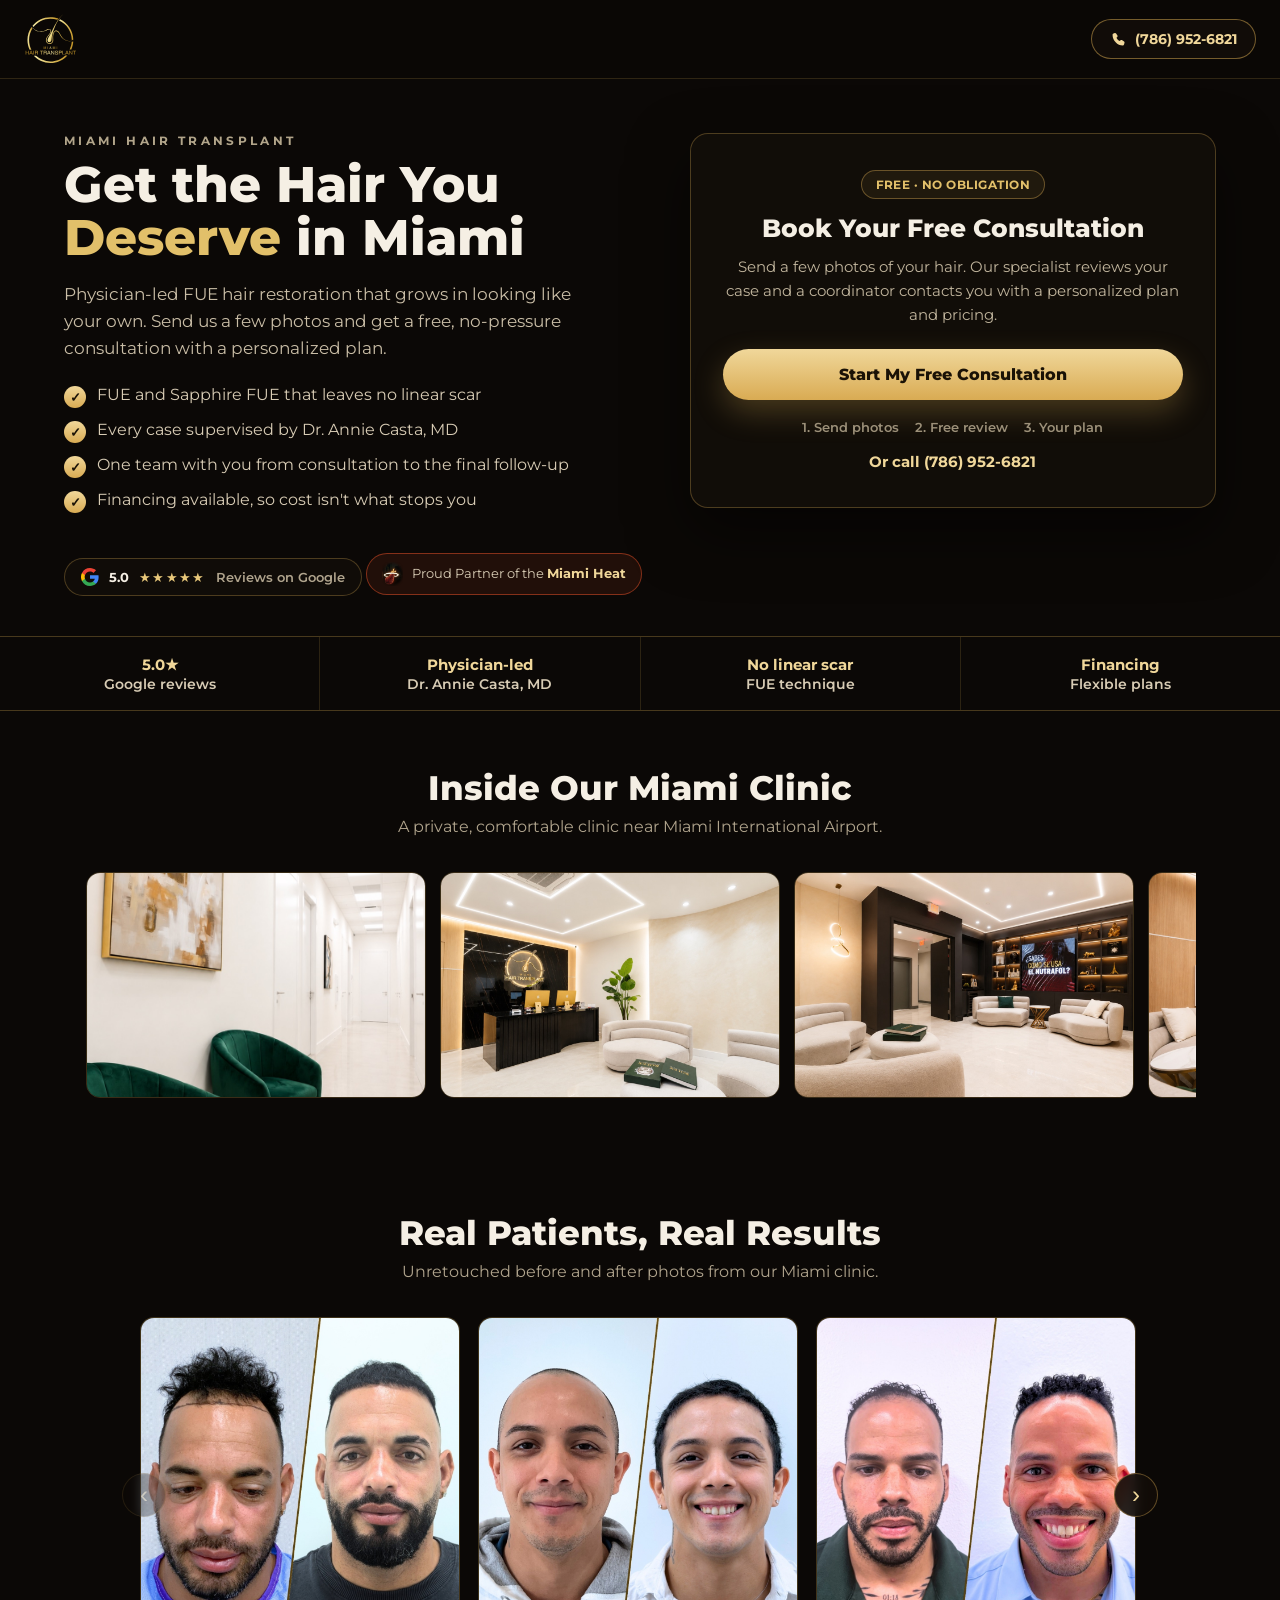
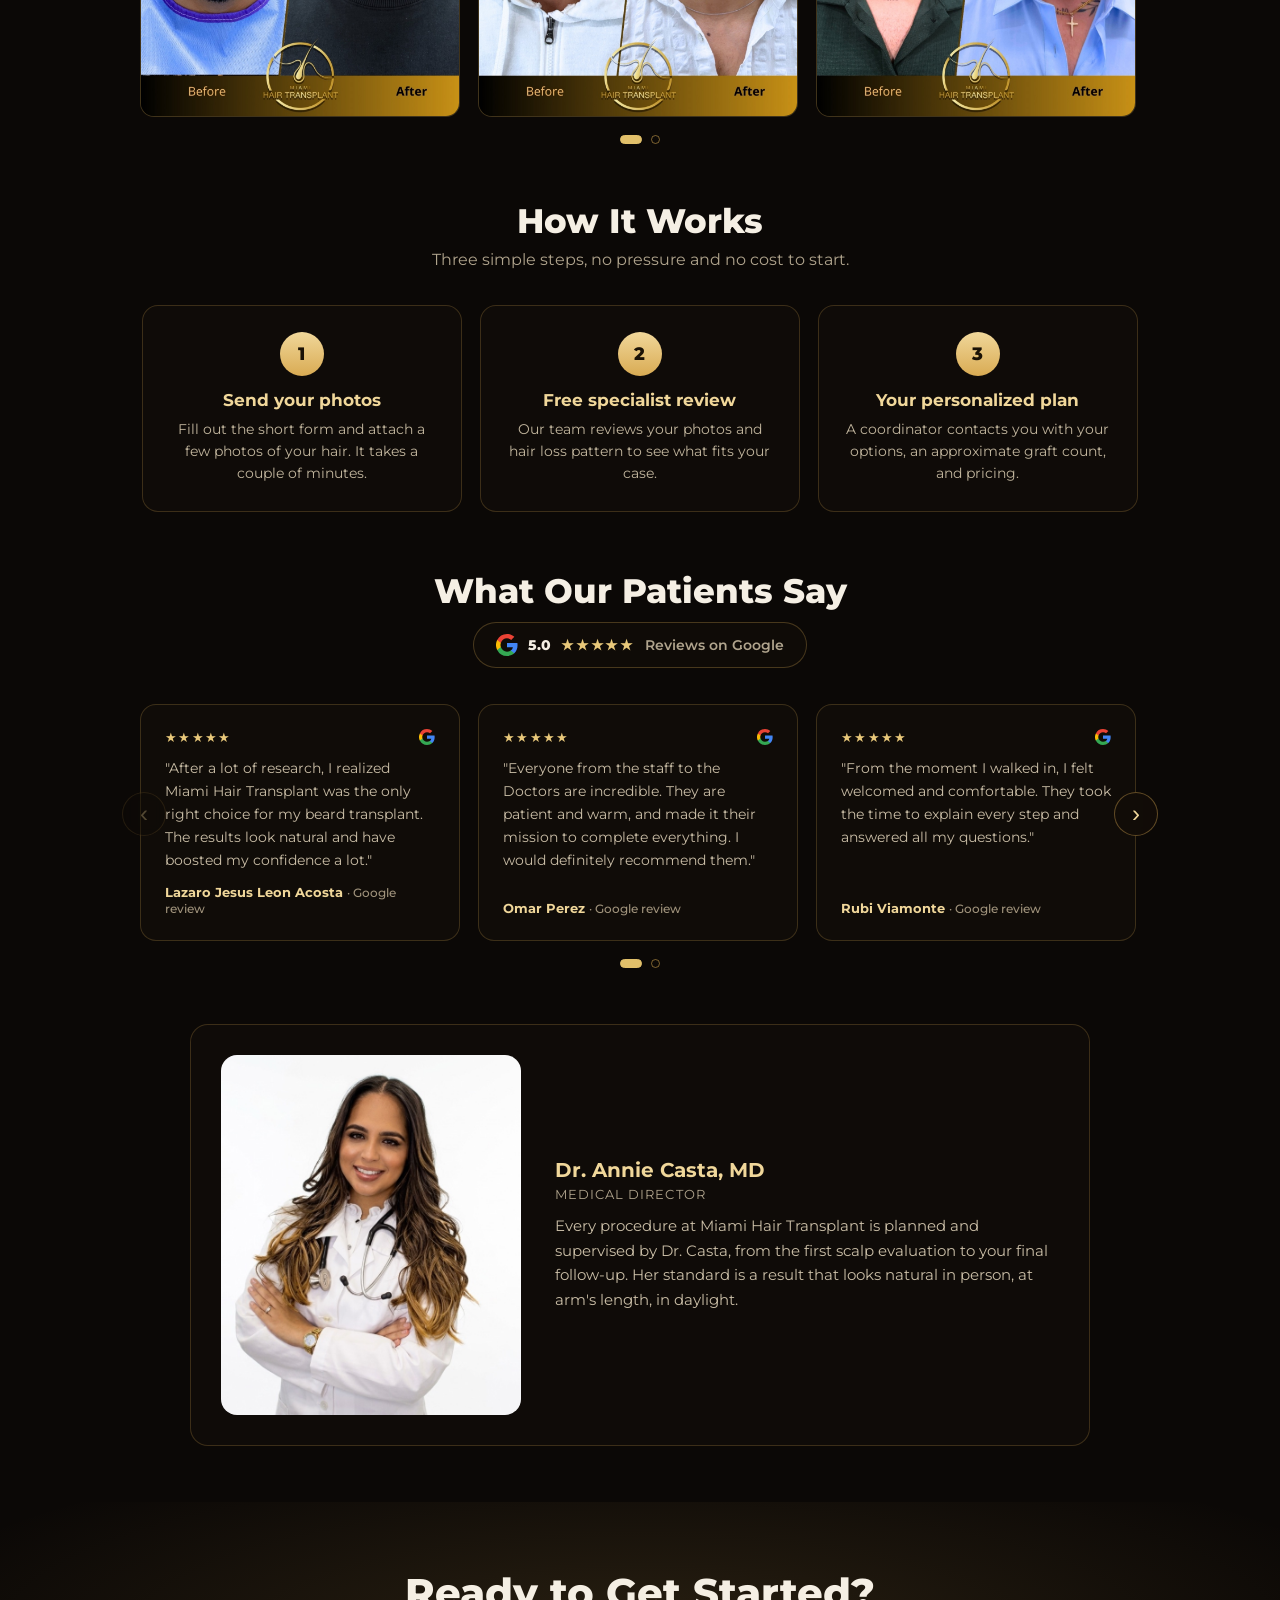
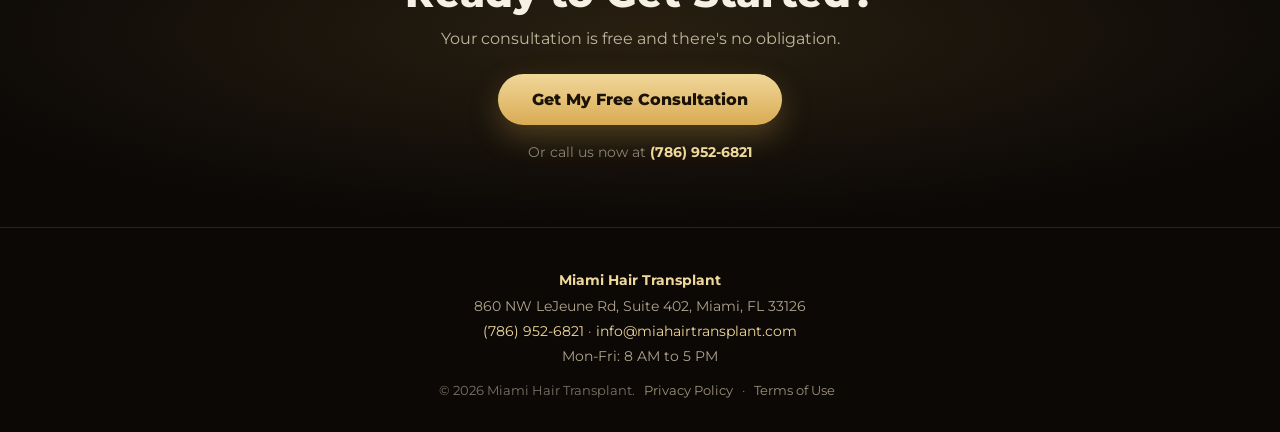
<file: google-ads/index.html>
<!DOCTYPE html>
<html lang="en">
<head>
  <meta charset="UTF-8">
  <meta http-equiv="Cache-Control" content="no-cache">
  <meta name="viewport" content="width=device-width, initial-scale=1.0">
  <title>Hair Transplant in Miami | Free Consultation | Miami Hair Transplant</title>
  <meta name="description" content="FUE hair transplants in Miami, physician-led by Dr. Annie Casta, MD. Send your photos for a free online consultation and a personalized plan. Call (786) 952-6821.">

  <!-- PPC landing page: keep out of the organic index, let ad crawlers in -->
  <meta name="robots" content="noindex, follow">
  <link rel="canonical" href="https://miahairtransplant.com/google-ads/">

  <meta name="geo.region" content="US-FL">
  <meta name="geo.placename" content="Miami, Florida">
  <meta name="geo.position" content="25.7907;-80.2782">
  <meta name="ICBM" content="25.7907, -80.2782">

  <meta property="og:title" content="Hair Transplant in Miami | Free Consultation">
  <meta property="og:description" content="Physician-led FUE hair restoration in Miami. Send your photos for a free consultation.">
  <meta property="og:type" content="website">
  <meta property="og:url" content="https://miahairtransplant.com/google-ads/">
  <meta property="og:site_name" content="Miami Hair Transplant">
  <meta property="og:image" content="https://miahairtransplant.com/images/brand/banner-partners.jpg">

  <link rel="preconnect" href="https://fonts.googleapis.com">
  <link rel="preconnect" href="https://fonts.gstatic.com" crossorigin>
  <link href="https://fonts.googleapis.com/css2?family=Montserrat:wght@400;500;600;700;800&display=swap" rel="stylesheet">
  <link rel="stylesheet" href="../css/site.css?v=21">

  <style>
    /* ===== Google Ads landing page (self-contained layout) ===== */
    html, body.lp { max-width: 100%; overflow-x: hidden; }
    .lp *, .lp *::before, .lp *::after { box-sizing: border-box; }
    /* Grid/flex children default to min-width:auto and refuse to shrink below
       their content, which pushes the layout wider than the phone. Force them
       to shrink and cap every block to the viewport. */
    .lp-hero > *, .lp-form-card, .lp-form-wrap, .lp-form-wrap iframe,
    .lp-sub, .lp-usps li, .lp-trust > div, .lp-rev, .lp-step, .lp-doc > * { min-width: 0; max-width: 100%; }
    .lp img, .lp iframe { max-width: 100%; }
    .lp { max-width: 100%; overflow-x: hidden; }
    .lp-header {
      position: sticky; top: 0; z-index: 40;
      display: flex; align-items: center; justify-content: space-between;
      padding: 12px 24px; background: rgba(11,8,6,.92);
      -webkit-backdrop-filter: blur(8px); backdrop-filter: blur(8px);
      border-bottom: 1px solid rgba(217,171,83,.18);
    }
    .lp-header img { height: 54px; width: auto; }
    .lp-call {
      display: inline-flex; align-items: center; gap: 8px;
      padding: 10px 18px; border-radius: 999px; font-weight: 700; font-size: 14px;
      border: 1px solid rgba(217,171,83,.5); color: #f0d79a; text-decoration: none;
      background: rgba(20,15,10,.7);
    }
    .lp-call svg { fill: #f0d79a; }

    /* Hero: copy + form side by side */
    .lp-hero {
      display: grid; grid-template-columns: 1.05fr .95fr; gap: 44px;
      align-items: start; max-width: 1200px; margin: 0 auto; padding: 54px 24px 40px;
    }
    .lp-hero .eyebrow { color: #b2a58a; }
    .lp-h1 {
      font-size: clamp(30px, 24px + 2.2vw, 50px); line-height: 1.06; margin: 10px 0 16px;
      font-weight: 800; color: #f5efe4;
    }
    .lp-h1 span { color: #e2c06a; }
    .lp-sub { font-size: 17px; line-height: 1.6; color: #c9bda6; max-width: 30em; margin-bottom: 22px; }
    .lp-usps { list-style: none; margin: 0 0 24px; padding: 0; display: grid; gap: 12px; }
    .lp-usps li { display: flex; align-items: flex-start; gap: 11px; font-size: 15.5px; color: #d8ccb5; }
    .lp-usps .ck {
      flex: 0 0 22px; width: 22px; height: 22px; margin-top: 1px; border-radius: 50%;
      background: linear-gradient(180deg, #f0d79a, #d9ab53); color: #1a1206;
      display: flex; align-items: center; justify-content: center; font-size: 13px; font-weight: 800;
    }
    .lp-rating { display: inline-flex; align-items: center; gap: 10px; padding: 9px 16px;
      border: 1px solid rgba(217,171,83,.3); border-radius: 999px; background: rgba(20,15,10,.6); font-size: 13px; }
    .lp-rating b { color: #f5efe4; } .lp-rating .st { color: #e8c87a; letter-spacing: .1em; }
    .lp-rating .nt { color: #b0a48d; font-weight: 600; }
    .lp-partner { display: inline-flex; align-items: center; gap: 9px; margin-top: 16px;
      padding: 8px 15px; border-radius: 999px; border: 1px solid rgba(255,90,46,.45);
      background: rgba(255,90,46,.09); font-size: 12.5px; color: #d8ccb5; }
    .lp-partner img { height: 24px; width: auto; }
    .lp-partner strong { color: #f0d79a; font-weight: 700; }

    /* Clinic photos strip (horizontal swipe) */
    .lp-clinic { display: flex; gap: 14px; overflow-x: auto; scroll-snap-type: x mandatory;
      scrollbar-width: none; -ms-overflow-style: none; padding: 2px; }
    .lp-clinic::-webkit-scrollbar { display: none; }
    .lp-clinic img { flex: 0 0 auto; width: 340px; max-width: 80%; aspect-ratio: 3 / 2; object-fit: cover;
      border-radius: 14px; border: 1px solid rgba(217,171,83,.22); scroll-snap-align: center; }

    /* Form card */
    .lp-form-card {
      background: rgba(20,15,10,.75); border: 1px solid rgba(217,171,83,.3);
      border-radius: 18px; padding: 20px; box-shadow: 0 24px 60px rgba(0,0,0,.5);
    }
    .lp-form-head h2 { margin: 4px 4px 4px; font-size: 21px; color: #f0d79a; font-weight: 800; }
    .lp-form-head p { margin: 0 4px 14px; font-size: 13.5px; line-height: 1.55; color: #b7ab93; }
    .lp-form-wrap { position: relative; background: #ffffff; border-radius: 10px; overflow: hidden; min-height: 520px; }
    .lp-form-loading {
      position: absolute; inset: 0; display: flex; align-items: center; justify-content: center;
      color: #7a7266; font-size: 14px; background: #fff; z-index: 1;
    }
    .lp-form-wrap iframe { position: relative; z-index: 2; display: block; width: 100%; min-height: 1430px; border: none; }

    /* Hero CTA card (opens the consultation modal on click) */
    .lp-cta-card {
      background: rgba(20,15,10,.75); border: 1px solid rgba(217,171,83,.3);
      border-radius: 18px; padding: 36px 32px; text-align: center;
      box-shadow: 0 24px 60px rgba(0,0,0,.5);
    }
    .lp-cta-badge {
      display: inline-block; margin-bottom: 14px; padding: 6px 14px; border-radius: 999px;
      font-size: 12px; font-weight: 700; letter-spacing: .04em; text-transform: uppercase;
      color: #e2c06a; border: 1px solid rgba(217,171,83,.4); background: rgba(217,171,83,.08);
    }
    .lp-cta-card h2 { margin: 0 0 12px; font-size: 25px; color: #f5efe4; font-weight: 800; }
    .lp-cta-card p { margin: 0 0 22px; font-size: 15px; line-height: 1.6; color: #c1b59d; }
    .lp-block { display: flex; width: 100%; justify-content: center; }
    .lp-cta-steps { display: flex; justify-content: center; gap: 16px; flex-wrap: wrap; margin: 20px 0 4px; }
    .lp-cta-steps span { font-size: 12.5px; color: #9c9079; font-weight: 600; }
    .lp-cta-call { display: inline-block; margin-top: 14px; color: #f0d79a; font-weight: 700; font-size: 14.5px; text-decoration: none; }

    /* Trust strip */
    .lp-trust {
      display: grid; grid-template-columns: repeat(4, 1fr); gap: 1px;
      background: rgba(217,171,83,.16); border-top: 1px solid rgba(217,171,83,.16);
      border-bottom: 1px solid rgba(217,171,83,.16);
    }
    .lp-trust div { background: #0b0806; padding: 18px 16px; text-align: center; font-size: 13.5px; color: #d8ccb5; font-weight: 600; }
    .lp-trust b { display: block; color: #f0d79a; font-size: 15px; margin-bottom: 2px; }

    /* Section shell */
    .lp-sec { max-width: 1160px; margin: 0 auto; padding: 56px 24px; }
    .lp-sec h2 { text-align: center; font-size: clamp(24px, 20px + 1.4vw, 34px); color: #f5efe4; font-weight: 800; margin: 0 0 8px; }
    .lp-sec .lp-sec-lede { text-align: center; color: #b0a48d; max-width: 40em; margin: 0 auto 34px; font-size: 15.5px; }

    /* Cases slider (outer): one full case per view, swipe + arrows + dots.
       Each case is a .bac carousel (collage + before/after angles), styled by
       site.css. Inner nav is click-only, so it never fights the outer swipe. */
    .lp-cases-slider { position: relative; max-width: 1000px; margin: 0 auto; }
    .lp-cases {
      display: flex; gap: 18px; padding: 2px; overflow-x: auto;
      scroll-snap-type: x mandatory; scroll-behavior: smooth;
      scrollbar-width: none; -ms-overflow-style: none;
    }
    .lp-cases::-webkit-scrollbar { display: none; }
    .lp-case {
      flex: 0 0 calc((100% - 36px) / 3); min-width: 0; scroll-snap-align: start; margin: 0;
      border: 1px solid rgba(217,171,83,.22); border-radius: 14px; overflow: hidden; background: #14100a;
    }
    .lp-case img { display: block; width: 100%; aspect-ratio: 4 / 5; object-fit: cover; }
    .lp-cases-arrow {
      position: absolute; top: 42%; transform: translateY(-50%); z-index: 6;
      width: 44px; height: 44px; border-radius: 50%;
      border: 1px solid rgba(217,171,83,.4); background: rgba(18,13,8,.9);
      -webkit-backdrop-filter: blur(6px); backdrop-filter: blur(6px);
      color: #f0d79a; font-size: 24px; line-height: 1; cursor: pointer;
      display: flex; align-items: center; justify-content: center;
      transition: transform .15s ease, background .2s ease, opacity .2s ease;
    }
    .lp-cases-arrow:hover { background: rgba(30,22,14,.96); }
    .lp-cases-arrow:active { transform: translateY(-50%) scale(.92); }
    .lp-cases-arrow.prev { left: -18px; }
    .lp-cases-arrow.next { right: -18px; }
    .lp-cases-arrow[disabled] { opacity: .3; pointer-events: none; }
    .lp-cases-dots { display: flex; justify-content: center; gap: 9px; margin-top: 16px; }
    .lp-cases-dots button { width: 9px; height: 9px; padding: 0; border-radius: 50%; cursor: pointer;
      border: 1px solid rgba(217,171,83,.55); background: transparent; transition: background .2s ease, width .2s ease; }
    .lp-cases-dots button.active { background: #e2c06a; border-color: #e2c06a; width: 22px; border-radius: 999px; }
    /* 2 photos per view on tablet, 1 (with a peek) on phones where swipe + dots
       take over and the side arrows have no room. */
    @media (max-width: 900px) { .lp-case { flex: 0 0 calc((100% - 18px) / 2); } }
    @media (max-width: 600px) {
      .lp-cases { gap: 14px; }
      .lp-case { flex: 0 0 82%; scroll-snap-align: center; }
      .lp-cases-arrow { display: none; }
    }

    /* Steps */
    .lp-steps-track .lp-step { flex: 0 0 calc((100% - 36px) / 3); min-width: 0; scroll-snap-align: start; }
    @media (max-width: 900px) { .lp-steps-track .lp-step { flex-basis: calc((100% - 18px) / 2); } }
    @media (max-width: 600px) { .lp-steps-track .lp-step { flex: 0 0 85%; scroll-snap-align: center; } }
    .lp-step { text-align: center; padding: 26px 22px; border: 1px solid rgba(217,171,83,.22); border-radius: 16px; background: rgba(20,15,10,.5); }
    .lp-step .n { width: 44px; height: 44px; margin: 0 auto 14px; border-radius: 50%;
      background: linear-gradient(180deg, #f0d79a, #d9ab53); color: #1a1206; font-weight: 800;
      display: flex; align-items: center; justify-content: center; font-size: 18px; }
    .lp-step h3 { margin: 0 0 8px; font-size: 17px; color: #f0d79a; }
    .lp-step p { margin: 0; font-size: 14px; line-height: 1.6; color: #c1b59d; }

    /* Reviews */
    /* Reviews slider (uses the shared .lp-cases rail) */
    .lp-gbadge { display: flex; justify-content: center; align-items: center; gap: 10px; margin: 10px auto 34px;
      padding: 11px 22px; width: max-content; max-width: 100%; border: 1px solid rgba(217,171,83,.28);
      border-radius: 999px; background: rgba(20,15,10,.55); font-size: 14px; }
    .lp-gbadge svg { flex: 0 0 auto; }
    .lp-gbadge b { color: #f5efe4; font-weight: 800; } .lp-gbadge .st { color: #e8c87a; letter-spacing: .12em; font-size: 14px; }
    .lp-gbadge span { color: #b0a48d; font-weight: 600; }
    .lp-revs .lp-rev { flex: 0 0 calc((100% - 36px) / 3); scroll-snap-align: start; }
    .lp-rev { border: 1px solid rgba(217,171,83,.22); border-radius: 16px; padding: 24px; background: rgba(20,15,10,.6); display: flex; flex-direction: column; gap: 12px; }
    .lp-rev-top { display: flex; align-items: center; justify-content: space-between; }
    .lp-rev .st { color: #e8c87a; letter-spacing: .1em; font-size: 13px; }
    .lp-rev blockquote { margin: 0; font-size: 14px; line-height: 1.65; color: #c9bda6; }
    .lp-rev .who { margin-top: auto; font-size: 13px; font-weight: 700; color: #f0d79a; }
    .lp-rev .src { font-size: 11.5px; color: #a0937c; font-weight: 500; }
    @media (max-width: 900px) { .lp-revs .lp-rev { flex-basis: calc((100% - 18px) / 2); } }
    @media (max-width: 600px) { .lp-revs .lp-rev { flex: 0 0 85%; scroll-snap-align: center; } }

    /* Doctor */
    .lp-doc { display: grid; grid-template-columns: 300px 1fr; gap: 34px; align-items: center;
      max-width: 900px; margin: 0 auto; padding: 30px; border: 1px solid rgba(217,171,83,.22);
      border-radius: 18px; background: rgba(20,15,10,.5); }
    .lp-doc img { width: 300px; height: 360px; object-fit: cover; object-position: top center; border-radius: 16px; }
    .lp-doc h3 { margin: 0 0 4px; color: #f0d79a; font-size: 20px; }
    .lp-doc .role { color: #b0a48d; font-size: 13px; margin-bottom: 12px; text-transform: uppercase; letter-spacing: .08em; }
    .lp-doc p { margin: 0; color: #c9bda6; font-size: 15px; line-height: 1.65; }

    /* Final CTA */
    .lp-final { text-align: center; background:
      radial-gradient(ellipse 60% 60% at 50% 40%, rgba(217,171,83,.14), transparent); padding: 66px 24px; }
    .lp-final h2 { font-size: clamp(26px, 22px + 1.6vw, 40px); color: #f5efe4; margin: 0 0 12px; font-weight: 800; }
    .lp-final p { color: #c1b59d; margin: 0 0 26px; font-size: 16px; }
    .lp-btn {
      display: inline-flex; align-items: center; gap: 10px; padding: 16px 34px; border-radius: 999px;
      background: linear-gradient(180deg, #f0d79a, #d9ab53); color: #1a1206; font-weight: 800; font-size: 16px;
      text-decoration: none; border: none; cursor: pointer; box-shadow: 0 12px 30px rgba(217,171,83,.28);
    }
    .lp-btn:active { transform: scale(.97); }
    .lp-or { color: #8f8471; font-size: 14px; margin-top: 18px; }
    .lp-or a { color: #f0d79a; font-weight: 700; text-decoration: none; }

    /* Footer */
    .lp-footer { border-top: 1px solid rgba(217,171,83,.16); padding: 40px 24px 34px; text-align: center; }
    .lp-footer .nap { color: #b0a48d; font-size: 14px; line-height: 1.8; }
    .lp-footer .nap a { color: #f0d79a; text-decoration: none; }
    .lp-footer .legal { margin-top: 14px; font-size: 12.5px; color: #7a7266; }
    .lp-footer .legal a { color: #9c9079; text-decoration: none; margin: 0 6px; }

    /* Sticky mobile action bar */
    .lp-bar { display: none; }

    @media (max-width: 900px) {
      .lp-hero { grid-template-columns: 1fr; gap: 28px; padding: 30px 20px 28px; }
      .lp-trust { grid-template-columns: 1fr 1fr; }
      .lp-proof, .lp-steps, .lp-reviews { grid-template-columns: 1fr; }
      .lp-reviews { grid-template-columns: 1fr; }
      .lp-doc { grid-template-columns: 1fr; text-align: center; justify-items: center; }
      .lp-doc img { width: 240px; height: 290px; }
    }
    @media (max-width: 700px) {
      .lp-header { padding: 10px 16px; }
      .lp-header img { height: 46px; }
      .lp-call span { display: none; }
      .lp-call { padding: 10px; }
      .lp-proof { grid-template-columns: 1fr 1fr; }
      .lp-sec { padding: 44px 20px; }
      /* Sticky bottom bar with call + form CTA */
      .lp-bar {
        display: grid; grid-template-columns: 1fr 1fr; gap: 10px;
        position: fixed; left: 0; right: 0; bottom: 0; z-index: 50;
        padding: 10px 14px calc(10px + env(safe-area-inset-bottom));
        background: rgba(11,8,6,.96); border-top: 1px solid rgba(217,171,83,.22);
        -webkit-backdrop-filter: blur(8px); backdrop-filter: blur(8px);
      }
      .lp-bar a { display: flex; align-items: center; justify-content: center; gap: 7px;
        padding: 13px; border-radius: 12px; font-weight: 800; font-size: 14.5px; text-decoration: none; }
      .lp-bar .b-call { border: 1px solid rgba(217,171,83,.5); color: #f0d79a; background: rgba(20,15,10,.7); }
      .lp-bar .b-form { background: linear-gradient(180deg, #f0d79a, #d9ab53); color: #1a1206; }
      body { padding-bottom: 74px; }
    }
  </style>
</head>
<body class="lp">

  <header class="lp-header">
    <img src="../images/brand/logo-gold.svg" alt="Miami Hair Transplant" width="180" height="54">
    <a class="lp-call" href="tel:+17869526821">
      <svg viewBox="0 0 24 24" width="17" height="17" aria-hidden="true"><path d="M6.8 2.8c.7-.2 1.4.1 1.8.7l1.9 3c.4.6.3 1.4-.2 1.9l-1.2 1.2c1 2 2.6 3.6 4.6 4.6l1.2-1.2c.5-.5 1.3-.6 1.9-.2l3 1.9c.6.4.9 1.1.7 1.8l-.7 2.6c-.2.8-.9 1.3-1.7 1.3C10.6 20.4 3.6 13.4 3.6 5.2c0-.8.5-1.5 1.3-1.7z"/></svg>
      <span>(786) 952-6821</span>
    </a>
  </header>

  <!-- HERO + FORM -->
  <section class="lp-hero" id="top">
    <div>
      <div class="eyebrow">Miami Hair Transplant</div>
      <h1 class="lp-h1">Get the Hair You <span>Deserve</span> in Miami</h1>
      <p class="lp-sub">Physician-led FUE hair restoration that grows in looking like your own. Send us a few photos and get a free, no-pressure consultation with a personalized plan.</p>
      <ul class="lp-usps">
        <li><span class="ck">&#10003;</span> FUE and Sapphire FUE that leaves no linear scar</li>
        <li><span class="ck">&#10003;</span> Every case supervised by Dr. Annie Casta, MD</li>
        <li><span class="ck">&#10003;</span> One team with you from consultation to the final follow-up</li>
        <li><span class="ck">&#10003;</span> Financing available, so cost isn't what stops you</li>
      </ul>
      <div class="lp-rating">
        <svg viewBox="0 0 24 24" width="18" height="18" aria-hidden="true"><path fill="#4285F4" d="M23.5 12.27c0-.85-.08-1.67-.22-2.45H12v4.64h6.45a5.52 5.52 0 0 1-2.39 3.62v3h3.87c2.26-2.09 3.57-5.17 3.57-8.81z"/><path fill="#34A853" d="M12 24c3.24 0 5.96-1.07 7.93-2.91l-3.87-3c-1.07.72-2.44 1.14-4.06 1.14-3.12 0-5.77-2.11-6.71-4.95H1.29v3.1A12 12 0 0 0 12 24z"/><path fill="#FBBC05" d="M5.29 14.28A7.2 7.2 0 0 1 4.91 12c0-.79.14-1.56.38-2.28v-3.1H1.29a12 12 0 0 0 0 10.76l4-3.1z"/><path fill="#EA4335" d="M12 4.77c1.76 0 3.34.6 4.58 1.79l3.44-3.44C17.95 1.19 15.23 0 12 0A12 12 0 0 0 1.29 6.62l4 3.1C6.23 6.88 8.88 4.77 12 4.77z"/></svg>
        <b>5.0</b><span class="st">&#9733;&#9733;&#9733;&#9733;&#9733;</span><span class="nt">Reviews on Google</span>
      </div>
      <div class="lp-partner"><img src="../images/brand/heat-mark.png" alt="Miami Heat" width="26" height="26"><span>Proud Partner of the <strong>Miami Heat</strong></span></div>
    </div>

    <div class="lp-cta-card">
      <div class="lp-cta-badge">Free &middot; No obligation</div>
      <h2>Book Your Free Consultation</h2>
      <p>Send a few photos of your hair. Our specialist reviews your case and a coordinator contacts you with a personalized plan and pricing.</p>
      <a class="lp-btn lp-block" href="#consult">Start My Free Consultation</a>
      <div class="lp-cta-steps"><span>1. Send photos</span><span>2. Free review</span><span>3. Your plan</span></div>
      <a class="lp-cta-call" href="tel:+17869526821">Or call (786) 952-6821</a>
    </div>
  </section>

  <!-- TRUST STRIP -->
  <div class="lp-trust">
    <div><b>5.0&#9733;</b> Google reviews</div>
    <div><b>Physician-led</b> Dr. Annie Casta, MD</div>
    <div><b>No linear scar</b> FUE technique</div>
    <div><b>Financing</b> Flexible plans</div>
  </div>

  <!-- CLINIC PHOTOS -->
  <section class="lp-sec lp-clinic-sec">
    <h2>Inside Our Miami Clinic</h2>
    <p class="lp-sec-lede">A private, comfortable clinic near Miami International Airport.</p>
    <div class="lp-clinic">
      <img src="../images/clinic/clinic-4.jpg" alt="Miami Hair Transplant clinic reception" loading="lazy">
      <img src="../images/clinic/clinic-6.jpg" alt="Miami Hair Transplant reception desk" loading="lazy">
      <img src="../images/clinic/clinic-8.jpg" alt="Miami Hair Transplant patient lounge" loading="lazy">
      <img src="../images/clinic/clinic-7.jpg" alt="Miami Hair Transplant waiting area" loading="lazy">
      <img src="../images/clinic/clinic-1.jpg" alt="Miami Hair Transplant clinic interior" loading="lazy">
    </div>
  </section>

  <!-- PROOF -->
  <section class="lp-sec">
    <h2>Real Patients, Real Results</h2>
    <p class="lp-sec-lede">Unretouched before and after photos from our Miami clinic.</p>
    <div class="lp-cases-slider">
      <button class="lp-cases-arrow prev" type="button" aria-label="Previous photos">&#8249;</button>
      <div class="lp-cases" id="lp-cases">
        <figure class="lp-case"><img src="../images/cases/case-02/1.jpg" alt="Beard and hairline transplant before and after, Miami Hair Transplant patient" loading="eager"></figure>
        <figure class="lp-case"><img src="../images/cases/case-01/1.jpg" alt="Hair transplant before and after, Miami Hair Transplant patient" loading="eager"></figure>
        <figure class="lp-case"><img src="../images/cases/case-16/1.jpg" alt="Hair transplant before and after, Miami Hair Transplant patient" loading="eager"></figure>
        <figure class="lp-case"><img src="../images/cases/case-09/1.jpg" alt="Hairline restoration before and after, Miami Hair Transplant patient" loading="lazy"></figure>
        <figure class="lp-case"><img src="../images/cases/case-15/1.jpg" alt="FUE hair transplant before and after, Miami Hair Transplant patient" loading="lazy"></figure>
        <figure class="lp-case"><img src="../images/cases/case-03/1.jpg" alt="Hairline restoration before and after, Miami Hair Transplant patient" loading="lazy"></figure>
      </div>
      <button class="lp-cases-arrow next" type="button" aria-label="Next photos">&#8250;</button>
      <div class="lp-cases-dots" aria-hidden="true"></div>
    </div>
  </section>

  <!-- STEPS -->
  <section class="lp-sec" style="padding-top:0">
    <h2>How It Works</h2>
    <p class="lp-sec-lede">Three simple steps, no pressure and no cost to start.</p>
    <div class="lp-cases-slider">
      <div class="lp-cases lp-steps-track">
        <div class="lp-step"><div class="n">1</div><h3>Send your photos</h3><p>Fill out the short form and attach a few photos of your hair. It takes a couple of minutes.</p></div>
        <div class="lp-step"><div class="n">2</div><h3>Free specialist review</h3><p>Our team reviews your photos and hair loss pattern to see what fits your case.</p></div>
        <div class="lp-step"><div class="n">3</div><h3>Your personalized plan</h3><p>A coordinator contacts you with your options, an approximate graft count, and pricing.</p></div>
      </div>
      <div class="lp-cases-dots" aria-hidden="true"></div>
    </div>
  </section>

  <!-- REVIEWS -->
  <section class="lp-sec" style="padding-top:0">
    <h2>What Our Patients Say</h2>
    <div class="lp-gbadge"><svg viewBox="0 0 24 24" width="22" height="22" aria-hidden="true"><path fill="#4285F4" d="M23.5 12.27c0-.85-.08-1.67-.22-2.45H12v4.64h6.45a5.52 5.52 0 0 1-2.39 3.62v3h3.87c2.26-2.09 3.57-5.17 3.57-8.81z"/><path fill="#34A853" d="M12 24c3.24 0 5.96-1.07 7.93-2.91l-3.87-3c-1.07.72-2.44 1.14-4.06 1.14-3.12 0-5.77-2.11-6.71-4.95H1.29v3.1A12 12 0 0 0 12 24z"/><path fill="#FBBC05" d="M5.29 14.28A7.2 7.2 0 0 1 4.91 12c0-.79.14-1.56.38-2.28v-3.1H1.29a12 12 0 0 0 0 10.76l4-3.1z"/><path fill="#EA4335" d="M12 4.77c1.76 0 3.34.6 4.58 1.79l3.44-3.44C17.95 1.19 15.23 0 12 0A12 12 0 0 0 1.29 6.62l4 3.1C6.23 6.88 8.88 4.77 12 4.77z"/></svg><b>5.0</b><span class="st">&#9733;&#9733;&#9733;&#9733;&#9733;</span><span>Reviews on Google</span></div>
    <div class="lp-cases-slider">
      <button class="lp-cases-arrow prev" type="button" aria-label="Previous reviews">&#8249;</button>
      <div class="lp-cases lp-revs">
        <div class="lp-rev">
          <div class="lp-rev-top"><span class="st">&#9733;&#9733;&#9733;&#9733;&#9733;</span><svg viewBox="0 0 24 24" width="16" height="16" aria-hidden="true"><path fill="#4285F4" d="M23.5 12.27c0-.85-.08-1.67-.22-2.45H12v4.64h6.45a5.52 5.52 0 0 1-2.39 3.62v3h3.87c2.26-2.09 3.57-5.17 3.57-8.81z"/><path fill="#34A853" d="M12 24c3.24 0 5.96-1.07 7.93-2.91l-3.87-3c-1.07.72-2.44 1.14-4.06 1.14-3.12 0-5.77-2.11-6.71-4.95H1.29v3.1A12 12 0 0 0 12 24z"/><path fill="#FBBC05" d="M5.29 14.28A7.2 7.2 0 0 1 4.91 12c0-.79.14-1.56.38-2.28v-3.1H1.29a12 12 0 0 0 0 10.76l4-3.1z"/><path fill="#EA4335" d="M12 4.77c1.76 0 3.34.6 4.58 1.79l3.44-3.44C17.95 1.19 15.23 0 12 0A12 12 0 0 0 1.29 6.62l4 3.1C6.23 6.88 8.88 4.77 12 4.77z"/></svg></div>
          <blockquote>"After a lot of research, I realized Miami Hair Transplant was the only right choice for my beard transplant. The results look natural and have boosted my confidence a lot."</blockquote>
          <div class="who">Lazaro Jesus Leon Acosta <span class="src">&middot; Google review</span></div>
        </div>
        <div class="lp-rev">
          <div class="lp-rev-top"><span class="st">&#9733;&#9733;&#9733;&#9733;&#9733;</span><svg viewBox="0 0 24 24" width="16" height="16" aria-hidden="true"><path fill="#4285F4" d="M23.5 12.27c0-.85-.08-1.67-.22-2.45H12v4.64h6.45a5.52 5.52 0 0 1-2.39 3.62v3h3.87c2.26-2.09 3.57-5.17 3.57-8.81z"/><path fill="#34A853" d="M12 24c3.24 0 5.96-1.07 7.93-2.91l-3.87-3c-1.07.72-2.44 1.14-4.06 1.14-3.12 0-5.77-2.11-6.71-4.95H1.29v3.1A12 12 0 0 0 12 24z"/><path fill="#FBBC05" d="M5.29 14.28A7.2 7.2 0 0 1 4.91 12c0-.79.14-1.56.38-2.28v-3.1H1.29a12 12 0 0 0 0 10.76l4-3.1z"/><path fill="#EA4335" d="M12 4.77c1.76 0 3.34.6 4.58 1.79l3.44-3.44C17.95 1.19 15.23 0 12 0A12 12 0 0 0 1.29 6.62l4 3.1C6.23 6.88 8.88 4.77 12 4.77z"/></svg></div>
          <blockquote>"Everyone from the staff to the Doctors are incredible. They are patient and warm, and made it their mission to complete everything. I would definitely recommend them."</blockquote>
          <div class="who">Omar Perez <span class="src">&middot; Google review</span></div>
        </div>
        <div class="lp-rev">
          <div class="lp-rev-top"><span class="st">&#9733;&#9733;&#9733;&#9733;&#9733;</span><svg viewBox="0 0 24 24" width="16" height="16" aria-hidden="true"><path fill="#4285F4" d="M23.5 12.27c0-.85-.08-1.67-.22-2.45H12v4.64h6.45a5.52 5.52 0 0 1-2.39 3.62v3h3.87c2.26-2.09 3.57-5.17 3.57-8.81z"/><path fill="#34A853" d="M12 24c3.24 0 5.96-1.07 7.93-2.91l-3.87-3c-1.07.72-2.44 1.14-4.06 1.14-3.12 0-5.77-2.11-6.71-4.95H1.29v3.1A12 12 0 0 0 12 24z"/><path fill="#FBBC05" d="M5.29 14.28A7.2 7.2 0 0 1 4.91 12c0-.79.14-1.56.38-2.28v-3.1H1.29a12 12 0 0 0 0 10.76l4-3.1z"/><path fill="#EA4335" d="M12 4.77c1.76 0 3.34.6 4.58 1.79l3.44-3.44C17.95 1.19 15.23 0 12 0A12 12 0 0 0 1.29 6.62l4 3.1C6.23 6.88 8.88 4.77 12 4.77z"/></svg></div>
          <blockquote>"From the moment I walked in, I felt welcomed and comfortable. They took the time to explain every step and answered all my questions."</blockquote>
          <div class="who">Rubi Viamonte <span class="src">&middot; Google review</span></div>
        </div>
        <div class="lp-rev">
          <div class="lp-rev-top"><span class="st">&#9733;&#9733;&#9733;&#9733;&#9733;</span><svg viewBox="0 0 24 24" width="16" height="16" aria-hidden="true"><path fill="#4285F4" d="M23.5 12.27c0-.85-.08-1.67-.22-2.45H12v4.64h6.45a5.52 5.52 0 0 1-2.39 3.62v3h3.87c2.26-2.09 3.57-5.17 3.57-8.81z"/><path fill="#34A853" d="M12 24c3.24 0 5.96-1.07 7.93-2.91l-3.87-3c-1.07.72-2.44 1.14-4.06 1.14-3.12 0-5.77-2.11-6.71-4.95H1.29v3.1A12 12 0 0 0 12 24z"/><path fill="#FBBC05" d="M5.29 14.28A7.2 7.2 0 0 1 4.91 12c0-.79.14-1.56.38-2.28v-3.1H1.29a12 12 0 0 0 0 10.76l4-3.1z"/><path fill="#EA4335" d="M12 4.77c1.76 0 3.34.6 4.58 1.79l3.44-3.44C17.95 1.19 15.23 0 12 0A12 12 0 0 0 1.29 6.62l4 3.1C6.23 6.88 8.88 4.77 12 4.77z"/></svg></div>
          <blockquote>"Thank you to the coordinators and the medical team who kept me informed. Everything went exactly as the team forecasted. Thank you again."</blockquote>
          <div class="who">Irazu A. Cabrera <span class="src">&middot; Google review</span></div>
        </div>
        <div class="lp-rev">
          <div class="lp-rev-top"><span class="st">&#9733;&#9733;&#9733;&#9733;&#9733;</span><svg viewBox="0 0 24 24" width="16" height="16" aria-hidden="true"><path fill="#4285F4" d="M23.5 12.27c0-.85-.08-1.67-.22-2.45H12v4.64h6.45a5.52 5.52 0 0 1-2.39 3.62v3h3.87c2.26-2.09 3.57-5.17 3.57-8.81z"/><path fill="#34A853" d="M12 24c3.24 0 5.96-1.07 7.93-2.91l-3.87-3c-1.07.72-2.44 1.14-4.06 1.14-3.12 0-5.77-2.11-6.71-4.95H1.29v3.1A12 12 0 0 0 12 24z"/><path fill="#FBBC05" d="M5.29 14.28A7.2 7.2 0 0 1 4.91 12c0-.79.14-1.56.38-2.28v-3.1H1.29a12 12 0 0 0 0 10.76l4-3.1z"/><path fill="#EA4335" d="M12 4.77c1.76 0 3.34.6 4.58 1.79l3.44-3.44C17.95 1.19 15.23 0 12 0A12 12 0 0 0 1.29 6.62l4 3.1C6.23 6.88 8.88 4.77 12 4.77z"/></svg></div>
          <blockquote>"From start to finish I felt so comfortable, and they explained all the important follow-up details needed for aftercare."</blockquote>
          <div class="who">Dalton Sellers <span class="src">&middot; Google review</span></div>
        </div>
      </div>
      <button class="lp-cases-arrow next" type="button" aria-label="Next reviews">&#8250;</button>
      <div class="lp-cases-dots" aria-hidden="true"></div>
    </div>
  </section>

  <!-- DOCTOR -->
  <section class="lp-sec" style="padding-top:0">
    <div class="lp-doc">
      <img src="../images/staff/annie-casta.jpg" alt="Dr. Annie Casta, MD, Medical Director at Miami Hair Transplant">
      <div>
        <h3>Dr. Annie Casta, MD</h3>
        <div class="role">Medical Director</div>
        <p>Every procedure at Miami Hair Transplant is planned and supervised by Dr. Casta, from the first scalp evaluation to your final follow-up. Her standard is a result that looks natural in person, at arm's length, in daylight.</p>
      </div>
    </div>
  </section>

  <!-- FINAL CTA -->
  <section class="lp-final">
    <h2>Ready to Get Started?</h2>
    <p>Your consultation is free and there's no obligation.</p>
    <a class="lp-btn" href="#consult">Get My Free Consultation</a>
    <div class="lp-or">Or call us now at <a href="tel:+17869526821">(786) 952-6821</a></div>
  </section>

  <!-- FOOTER -->
  <footer class="lp-footer">
    <div class="nap">
      <strong style="color:#f0d79a">Miami Hair Transplant</strong><br>
      860 NW LeJeune Rd, Suite 402, Miami, FL 33126<br>
      <a href="tel:+17869526821">(786) 952-6821</a> &middot; <a href="mailto:info@miahairtransplant.com">info@miahairtransplant.com</a><br>
      Mon-Fri: 8 AM to 5 PM
    </div>
    <div class="legal">
      &copy; 2026 Miami Hair Transplant.
      <a href="../privacy.html">Privacy Policy</a> &middot;
      <a href="../terms.html">Terms of Use</a>
    </div>
  </footer>

  <!-- Sticky mobile action bar -->
  <div class="lp-bar">
    <a class="b-call" href="tel:+17869526821">
      <svg viewBox="0 0 24 24" width="16" height="16" fill="currentColor" aria-hidden="true"><path d="M6.8 2.8c.7-.2 1.4.1 1.8.7l1.9 3c.4.6.3 1.4-.2 1.9l-1.2 1.2c1 2 2.6 3.6 4.6 4.6l1.2-1.2c.5-.5 1.3-.6 1.9-.2l3 1.9c.6.4.9 1.1.7 1.8l-.7 2.6c-.2.8-.9 1.3-1.7 1.3C10.6 20.4 3.6 13.4 3.6 5.2c0-.8.5-1.5 1.3-1.7z"/></svg>
      Call
    </a>
    <a class="b-form" href="#consult">Free Consultation</a>
  </div>

  <!-- Consultation modal: same GHL form as the main site, opens on click -->
  <div class="modal-scrim" id="modal-scrim" hidden></div>
  <div class="modal" id="consult-modal" role="dialog" aria-modal="true" aria-labelledby="lp-modal-title" aria-hidden="true">
    <button class="modal-close" aria-label="Close form"><svg viewBox="0 0 24 24" width="20" height="20" fill="none" stroke="#f0d79a" stroke-width="2.2" stroke-linecap="round" aria-hidden="true"><path d="M5 5l14 14M19 5L5 19"/></svg></button>
    <div class="eyebrow">Schedule Consultation</div>
    <h3 class="gold-h" id="lp-modal-title" style="margin-bottom:8px">Online Consultation</h3>
    <p class="modal-lede">Share your hair loss photos and details, and our specialist will review them. A coordinator will then contact you with personalized treatment options.</p>
    <div class="modal-form-wrap" id="modal-form-wrap">
      <div class="modal-loading" id="modal-loading">Loading form&hellip;</div>
      <iframe
        data-src="https://app.miahairtransplant.com/widget/form/Lgy8Ea0HN9iY7WX07NXs"
        style="width:100%;height:655px;border:none;border-radius:3px"
        id="inline-Lgy8Ea0HN9iY7WX07NXs"
        data-layout="{'id':'INLINE'}"
        data-trigger-type="alwaysShow"
        data-trigger-value=""
        data-activation-type="alwaysActivated"
        data-activation-value=""
        data-deactivation-type="neverDeactivate"
        data-deactivation-value=""
        data-form-name="EN Google Ads"
        data-height="655"
        data-layout-iframe-id="inline-Lgy8Ea0HN9iY7WX07NXs"
        data-form-id="Lgy8Ea0HN9iY7WX07NXs"
        title="EN Google Ads">
      </iframe>
    </div>
  </div>

  <script>
    // Consultation modal — reuses the site's proven GHL embed. The form loads
    // on first open from its clean URL (a cache-buster param breaks GHL's own
    // renderer). Placeholder hides on the GHL postMessage / height change / 6s.
    (function () {
      var modal = document.getElementById('consult-modal');
      var scrim = document.getElementById('modal-scrim');
      var lastFocus = null;
      function setOpen(open) {
        if (open) lastFocus = document.activeElement;
        modal.classList.toggle('open', open);
        scrim.hidden = false;
        requestAnimationFrame(function () { scrim.classList.toggle('open', open); });
        if (!open) setTimeout(function () { scrim.hidden = true; }, 240);
        document.body.classList.toggle('modal-open', open);
        modal.setAttribute('aria-hidden', String(!open));
        if (open) loadConsultForm();
        else if (lastFocus) lastFocus.focus();
      }
      var formLoaded = false;
      function loadConsultForm() {
        if (formLoaded) return; formLoaded = true;
        var frame = document.getElementById('inline-Lgy8Ea0HN9iY7WX07NXs');
        frame.src = frame.getAttribute('data-src');
        var wrap = document.getElementById('modal-form-wrap');
        function done() { wrap.classList.add('loaded'); }
        // Primary signal: the iframe's own load event fires as soon as the GHL
        // form page finishes loading (reliable and fast, cross-origin safe).
        frame.addEventListener('load', done);
        // Backups: GHL's resize postMessage and a timeout, in case load is slow.
        window.addEventListener('message', function (e) {
          if (typeof e.origin === 'string' && e.origin.indexOf('miahairtransplant.com') !== -1) done();
        });
        setTimeout(done, 8000);
        var script = document.createElement('script');
        script.src = 'https://app.miahairtransplant.com/js/form_embed.js';
        document.body.appendChild(script);
      }
      document.querySelectorAll('a[href="#consult"]').forEach(function (a) {
        a.addEventListener('click', function (e) { e.preventDefault(); setOpen(true); });
      });
      modal.querySelector('.modal-close').addEventListener('click', function () { setOpen(false); });
      scrim.addEventListener('click', function () { setOpen(false); });
      document.addEventListener('keydown', function (e) { if (e.key === 'Escape' && modal.classList.contains('open')) setOpen(false); });
      if (location.hash === '#consult') setOpen(true);
    })();

    // Sliders (before/after photos + reviews): same rail mechanics (swipe,
    // arrows, page dots) applied to every .lp-cases track on the page.
    (function () {
      function initSlider(track) {
      var slider = track.closest('.lp-cases-slider');
      if (!slider) return;
      var prev = slider.querySelector('.lp-cases-arrow.prev');
      var next = slider.querySelector('.lp-cases-arrow.next');
      var dotsWrap = slider.querySelector('.lp-cases-dots');
      var items = track.children.length;

      function page() { return track.clientWidth; }
      function maxScroll() { return track.scrollWidth - track.clientWidth; }
      function pageCount() {
        var m = maxScroll();
        if (m <= 1 || page() <= 0) return 1;
        return Math.min(items, Math.round(m / page()) + 1);
      }
      function activePage() {
        if (maxScroll() <= 1 || page() <= 0) return 0;
        return Math.round(track.scrollLeft / page());
      }
      function buildDots() {
        var n = pageCount();
        // Everything fits in one view (e.g. 3 steps on desktop): no controls.
        if (dotsWrap) dotsWrap.style.display = n <= 1 ? 'none' : '';
        if (prev) prev.style.display = n <= 1 ? 'none' : '';
        if (next) next.style.display = n <= 1 ? 'none' : '';
        if (!dotsWrap || dotsWrap.children.length === n) return;
        dotsWrap.innerHTML = '';
        for (var i = 0; i < n; i++) {
          var b = document.createElement('button');
          b.type = 'button'; b.setAttribute('aria-label', 'Page ' + (i + 1));
          (function (idx) {
            b.addEventListener('click', function () { track.scrollTo({ left: Math.min(idx * page(), maxScroll()), behavior: 'smooth' }); });
          })(i);
          dotsWrap.appendChild(b);
        }
      }
      function sync() {
        var p = activePage();
        var d = dotsWrap.children;
        for (var i = 0; i < d.length; i++) d[i].classList.toggle('active', i === p);
        if (prev) prev.disabled = track.scrollLeft <= 2;
        if (next) next.disabled = track.scrollLeft >= maxScroll() - 2;
      }
      if (prev) prev.addEventListener('click', function () { track.scrollBy({ left: -page(), behavior: 'smooth' }); });
      if (next) next.addEventListener('click', function () { track.scrollBy({ left: page(), behavior: 'smooth' }); });
      var ticking = 0;
      track.addEventListener('scroll', function () { if (ticking) return; ticking = 1; requestAnimationFrame(function () { ticking = 0; sync(); }); }, { passive: true });
      function refresh() { buildDots(); sync(); }
      var rt;
      window.addEventListener('resize', function () { clearTimeout(rt); rt = setTimeout(refresh, 150); }, { passive: true });
      window.addEventListener('load', refresh);
      refresh();
      }
      document.querySelectorAll('.lp-cases').forEach(initSlider);
    })();
  </script>
</body>
</html>
</file>
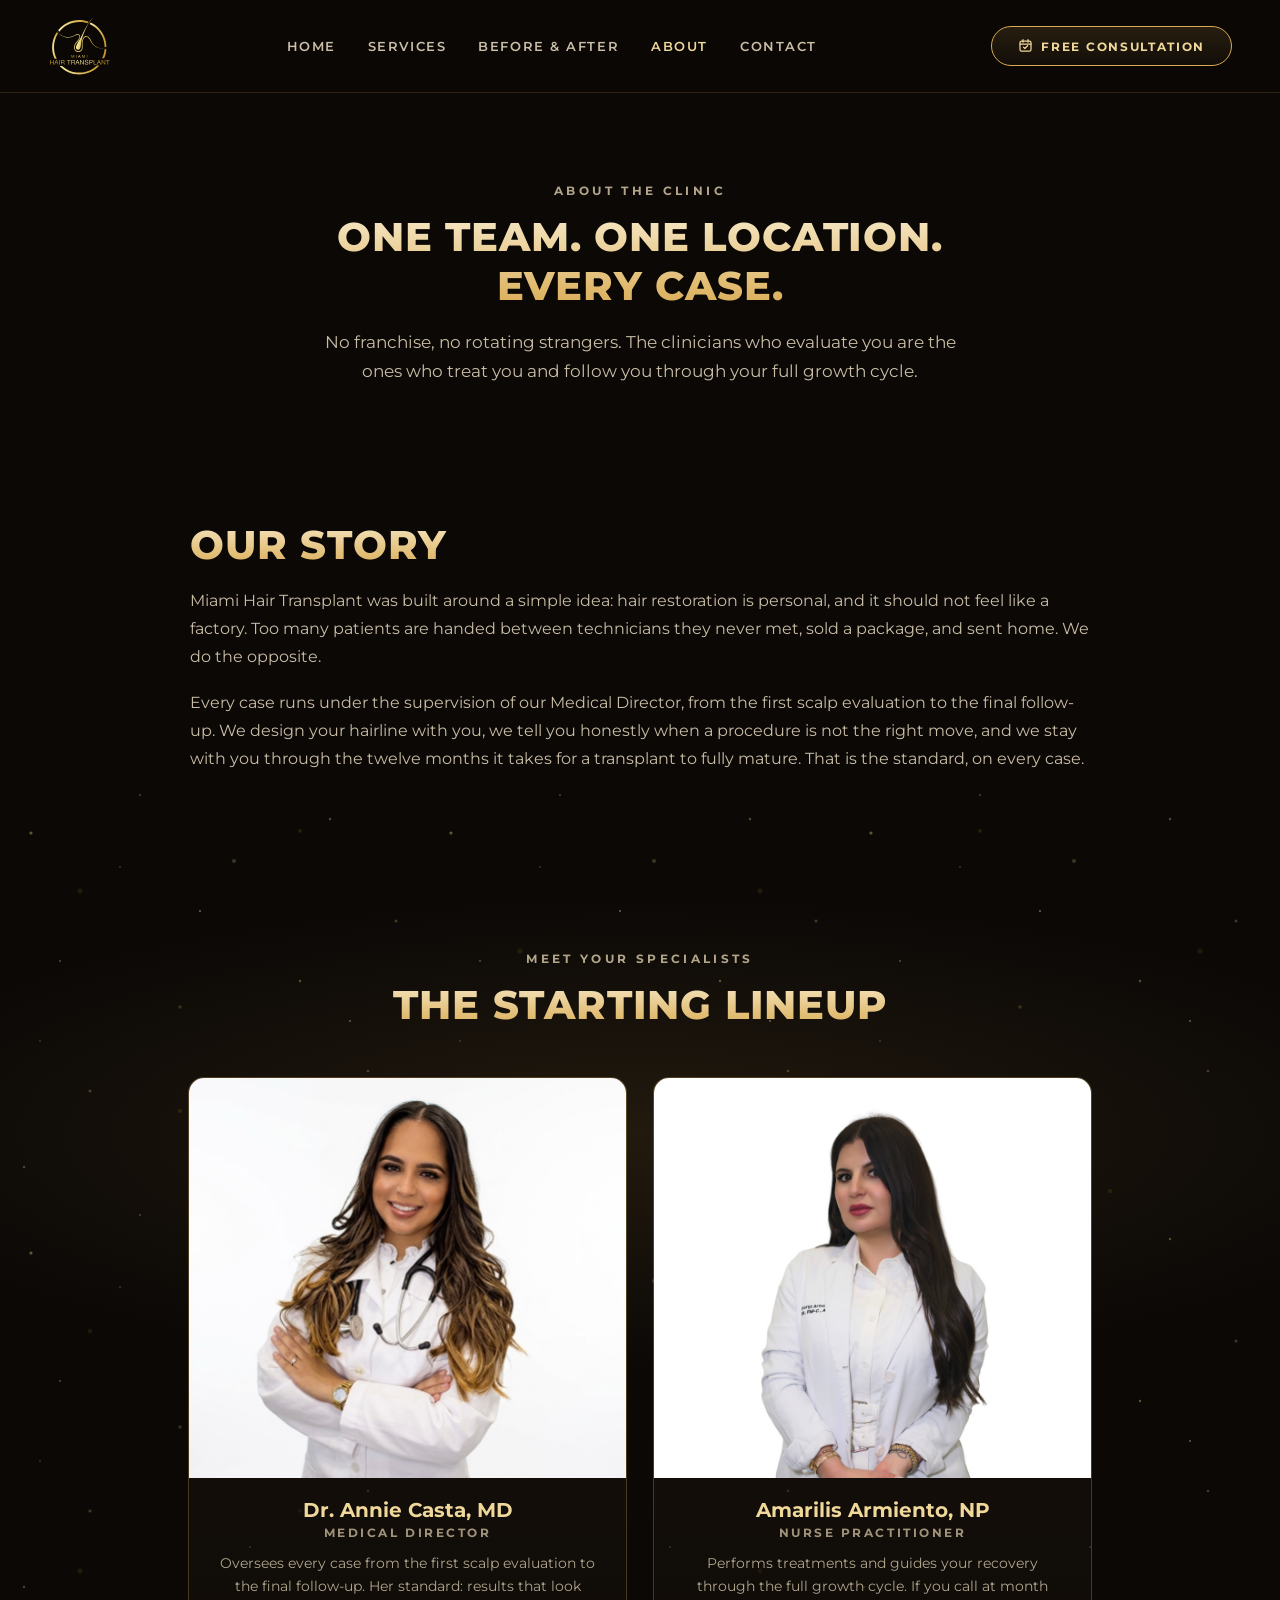
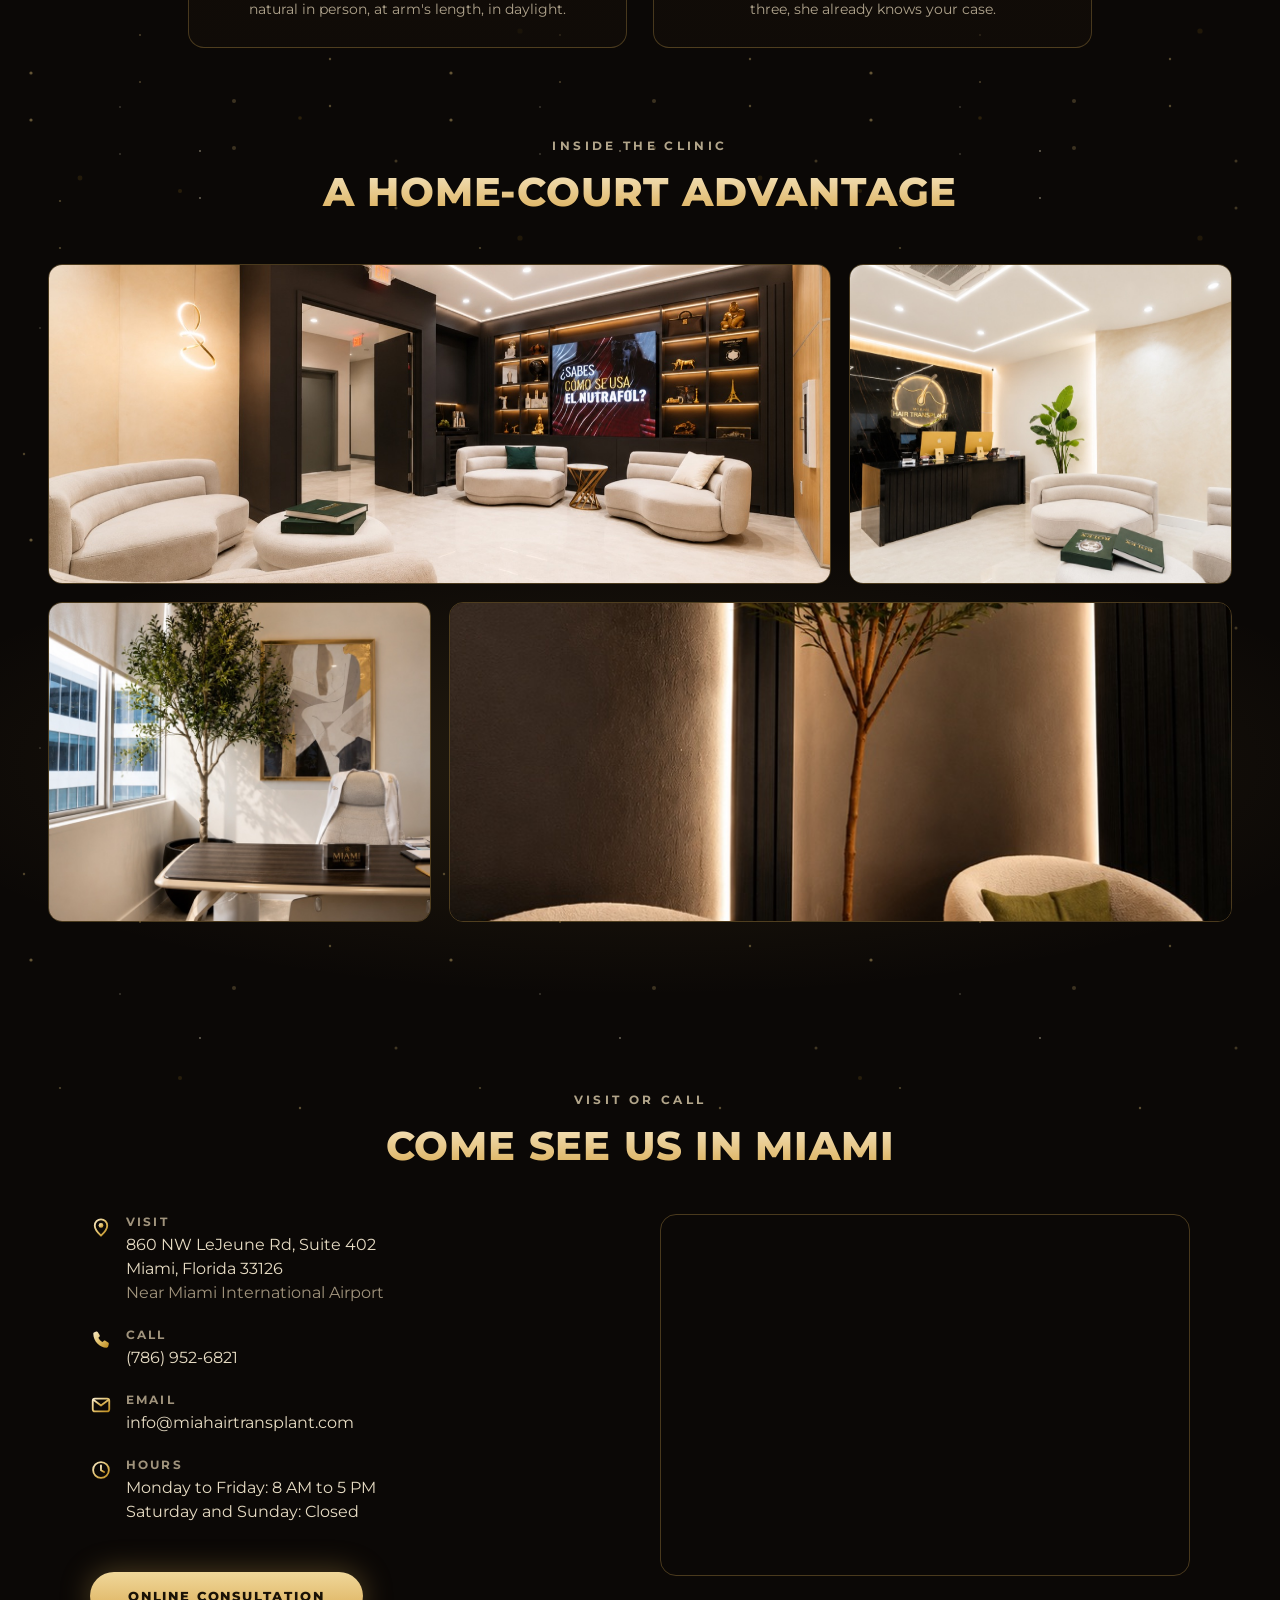
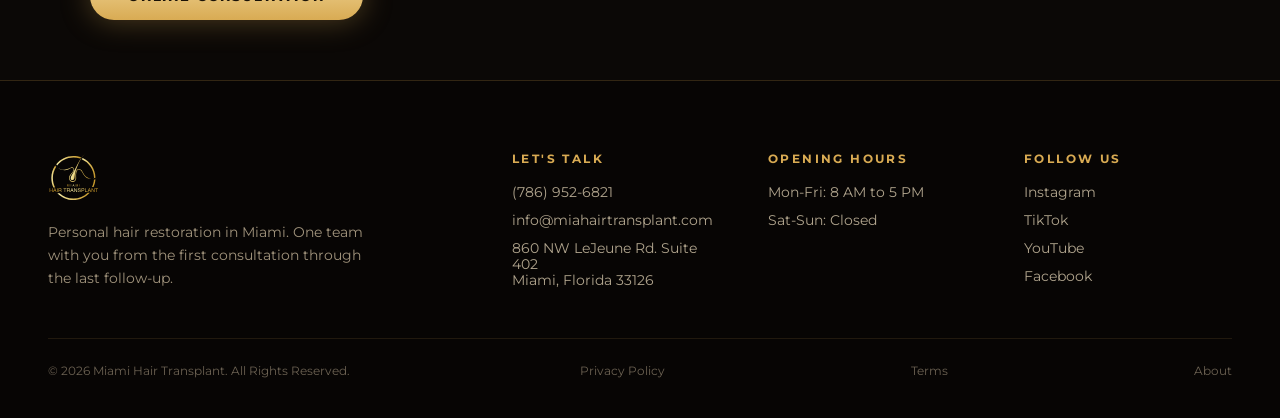
<file: about.html>
<!DOCTYPE html>
<html lang="en">
<head>
  <meta charset="UTF-8">
  <meta http-equiv="Cache-Control" content="no-cache">
  <meta name="viewport" content="width=device-width, initial-scale=1.0">
  <title>About &amp; Contact | Miami Hair Transplant</title>
  <meta name="description" content="Meet the team behind Miami Hair Transplant: Dr. Annie Casta, MD, and Amarilis Armiento, NP. Visit us at 860 NW LeJeune Rd, Suite 402, Miami. Call (786) 952-6821.">

  <meta property="og:title" content="About &amp; Contact | Miami Hair Transplant">
  <meta property="og:description" content="Meet Dr. Annie Casta, MD, and Amarilis Armiento, NP. Visit our Miami clinic near the airport.">
  <meta property="og:type" content="website">
  <meta property="og:url" content="https://miahairtransplant.com/about.html">
  <link rel="canonical" href="https://miahairtransplant.com/about.html">
  <meta name="robots" content="index, follow, max-image-preview:large, max-snippet:-1">
  <meta name="geo.region" content="US-FL">
  <meta name="geo.placename" content="Miami, Florida">
  <meta name="geo.position" content="25.7907;-80.2782">
  <meta name="ICBM" content="25.7907, -80.2782">
  <meta property="og:site_name" content="Miami Hair Transplant">
  <meta property="og:locale" content="en_US">
  <meta property="og:image" content="https://miahairtransplant.com/images/brand/banner-partners.jpg">
  <meta property="og:image:width" content="1900">
  <meta property="og:image:height" content="805">
  <meta property="og:image:alt" content="Miami Hair Transplant clinic in Miami, Florida">
  <meta name="twitter:card" content="summary_large_image">
  <meta name="twitter:title" content="About & Contact | Miami Hair Transplant">
  <meta name="twitter:description" content="Meet Dr. Annie Casta, MD, and Amarilis Armiento, NP. Visit our Miami clinic at 860 NW LeJeune Rd, Suite 402. Call (786) 952-6821.">
  <meta name="twitter:image" content="https://miahairtransplant.com/images/brand/banner-partners.jpg">

  <link rel="preconnect" href="https://fonts.googleapis.com">
  <link rel="preconnect" href="https://fonts.gstatic.com" crossorigin>
  <link href="https://fonts.googleapis.com/css2?family=Montserrat:wght@400;500;600;700;800&display=swap" rel="stylesheet">
  <link rel="stylesheet" href="css/site.css?v=21">

  <script type="application/ld+json">
  {
    "@context": "https://schema.org",
    "@type": "MedicalClinic",
    "@id": "https://miahairtransplant.com/#clinic",
    "name": "Miami Hair Transplant",
    "url": "https://miahairtransplant.com/",
    "telephone": "+17869526821",
    "email": "info@miahairtransplant.com",
    "priceRange": "$$",
    "logo": "https://miahairtransplant.com/images/brand/logo-gold.svg",
    "image": "https://miahairtransplant.com/images/brand/banner-partners.jpg",
    "address": {
      "@type": "PostalAddress",
      "streetAddress": "860 NW LeJeune Rd, Suite 402",
      "addressLocality": "Miami",
      "addressRegion": "FL",
      "postalCode": "33126",
      "addressCountry": "US"
    },
    "geo": { "@type": "GeoCoordinates", "latitude": 25.7907, "longitude": -80.2782 },
    "hasMap": "https://www.google.com/maps/search/?api=1&query=Miami+Hair+Transplant+860+NW+LeJeune+Rd+Suite+402+Miami+FL+33126",
    "openingHoursSpecification": [{
      "@type": "OpeningHoursSpecification",
      "dayOfWeek": ["Monday","Tuesday","Wednesday","Thursday","Friday"],
      "opens": "08:00", "closes": "17:00"
    }],
    "medicalSpecialty": "Dermatologic",
    "areaServed": [
      { "@type": "City", "name": "Miami" },
      { "@type": "City", "name": "Miami Beach" },
      { "@type": "City", "name": "Coral Gables" },
      { "@type": "City", "name": "Doral" },
      { "@type": "City", "name": "Hialeah" },
      { "@type": "City", "name": "Aventura" },
      { "@type": "City", "name": "Brickell" },
      { "@type": "City", "name": "Kendall" }
    ],
    "sameAs": [
      "https://www.instagram.com/miamihairtransplant",
      "https://www.tiktok.com/@Miamihairtransplant",
      "https://www.youtube.com/channel/UC0f7dtlWLFFPwHfkOV0_mSw",
      "https://www.facebook.com/profile.php?id=61567885213808"
    ],
    "employee": [
      { "@type": "Physician", "name": "Dr. Annie Casta, MD", "jobTitle": "Medical Director" },
      { "@type": "Person", "name": "Amarilis Armiento, NP", "jobTitle": "Nurse Practitioner" }
    ]
  }
  </script>
  <script type="application/ld+json">
  {
    "@context": "https://schema.org",
    "@type": "BreadcrumbList",
    "itemListElement": [
      { "@type": "ListItem", "position": 1, "name": "Home", "item": "https://miahairtransplant.com/" },
      { "@type": "ListItem", "position": 2, "name": "About & Contact", "item": "https://miahairtransplant.com/about.html" }
    ]
  }
  </script>

  <style>
    .ab-hero { padding: 90px 48px 60px; text-align: center; }
    .ab-hero-inner { max-width: 760px; margin: 0 auto; }
    .ab-section { padding: 60px 48px; }
    .ab-inner { max-width: 900px; margin: 0 auto; }
    .ab-inner.wide { max-width: 1100px; }
    .ab-prose { font-size: 16px; line-height: 1.75; color: #c9bda6; }
    .ab-prose p { margin: 0 0 18px; }

    /* Contact grid */
    .ab-contact { display: grid; grid-template-columns: 1fr 1fr; gap: 40px; align-items: start; }
    .ab-details { display: flex; flex-direction: column; gap: 22px; }
    .ab-detail { display: flex; gap: 14px; align-items: flex-start; }
    .ab-detail svg { flex-shrink: 0; margin-top: 2px; }
    .ab-detail h3 { margin: 0 0 4px; font-size: 12px; font-weight: 700; letter-spacing: .18em; text-transform: uppercase; color: #a0937c; }
    .ab-detail p, .ab-detail a { margin: 0; font-size: 15.5px; line-height: 1.55; color: #e7dcc4; }
    .ab-detail a:hover { color: #f0d79a; }
    .ab-map { border: 1px solid rgba(217,171,83,.3); border-radius: 16px; overflow: hidden; min-height: 360px; }
    .ab-map iframe { width: 100%; height: 100%; min-height: 360px; border: 0; display: block; filter: grayscale(.3) contrast(1.05); }
    .ab-contact-cta { margin-top: 26px; }

    /* Legal */
    .ab-legal { padding: 60px 48px; }
    .ab-legal .ab-inner { max-width: 820px; }
    .ab-legal h2 { font-size: clamp(24px,20px+1vw,32px); }
    .ab-legal h3 { margin: 28px 0 8px; font-size: 17px; color: #f0d79a; }
    .ab-legal p, .ab-legal li { font-size: 14.5px; line-height: 1.7; color: #b0a48d; }
    .ab-legal ul { padding-left: 20px; margin: 10px 0 18px; }
    .ab-legal li { margin-bottom: 6px; }
    .ab-updated { font-size: 12.5px; color: #8a7f6b; margin-bottom: 24px; }
    .ab-legal-note {
      border: 1px solid rgba(217,171,83,.25); border-radius: 12px;
      background: rgba(20,15,10,.5); padding: 16px 20px; margin-top: 24px;
      font-size: 13px; color: #a0937c;
    }

    @media (max-width: 820px) { .ab-contact { grid-template-columns: 1fr; } }
    @media (max-width: 700px) {
      .ab-hero { padding: 54px 20px 40px; }
      .ab-section, .ab-legal { padding: 44px 20px; }
    }
  </style>
</head>
<body>
  <svg width="0" height="0" style="position:absolute" aria-hidden="true"><defs>
    <linearGradient id="icoGrad" x1="0" y1="0" x2="1" y2="1">
      <stop offset="0" stop-color="#f7e9c8"/><stop offset=".5" stop-color="#e2c06a"/><stop offset="1" stop-color="#bd8b1d"/>
    </linearGradient>
  </defs></svg>

  <!-- NAV -->
  <header class="nav">
    <a href="index.html#top" class="nav-logo">
      <img src="images/brand/logo-gold.svg" alt="Miami Hair Transplant">
    </a>
    <nav class="nav-links" aria-label="Main">
      <a href="index.html">Home</a>
      <a href="services.html">Services</a>
      <a href="before-after.html">Before &amp; After</a>
      <a href="about.html" style="color:#f0d79a">About</a>
      <a href="about.html#contact">Contact</a>
    </nav>
    <div class="nav-right">
      <a href="#consult" class="nav-cta"><svg viewBox="0 0 24 24" width="15" height="15" fill="none" stroke="currentColor" stroke-width="2" stroke-linecap="round" stroke-linejoin="round" aria-hidden="true"><rect x="3.2" y="4.8" width="17.6" height="16" rx="2.6"/><path d="M3.2 9.6h17.6M8 2.6v4M16 2.6v4"/><path d="M8.6 14.6l2.3 2.3 4.5-4.5"/></svg>Free Consultation</a>
      <a href="tel:+17869526821" class="nav-ico" aria-label="Call (786) 952-6821"><svg viewBox="0 0 24 24" width="19" height="19" fill="url(#icoGrad)" aria-hidden="true"><path d="M6.8 2.8c.7-.2 1.4.1 1.8.7l1.9 3c.4.6.3 1.4-.2 1.9l-1.2 1.2c1 2 2.6 3.6 4.6 4.6l1.2-1.2c.5-.5 1.3-.6 1.9-.2l3 1.9c.6.4.9 1.1.7 1.8l-.7 2.6c-.2.8-.9 1.3-1.7 1.3C10.6 20.4 3.6 13.4 3.6 5.2c0-.8.5-1.5 1.3-1.7z"/></svg></a>
      <a href="#consult" class="nav-ico" aria-label="Book a free consultation"><svg viewBox="0 0 24 24" width="19" height="19" fill="none" stroke="url(#icoGrad)" stroke-width="2" stroke-linecap="round" stroke-linejoin="round" aria-hidden="true"><rect x="3.2" y="4.8" width="17.6" height="16" rx="2.6"/><path d="M3.2 9.6h17.6M8 2.6v4M16 2.6v4"/><path d="M8.6 14.6l2.3 2.3 4.5-4.5"/></svg></a>
      <button class="nav-burger" aria-label="Open menu" aria-expanded="false" aria-controls="drawer">
        <span></span><span></span><span></span>
      </button>
    </div>
  </header>

  <div class="drawer-scrim" id="drawer-scrim" hidden></div>
  <aside class="drawer" id="drawer" aria-hidden="true" aria-label="Menu">
    <button class="drawer-close" aria-label="Close menu"><svg viewBox="0 0 24 24" width="22" height="22" fill="none" stroke="url(#icoGrad)" stroke-width="2.2" stroke-linecap="round" aria-hidden="true"><path d="M5 5l14 14M19 5L5 19"/></svg></button>
    <div class="drawer-head">
      <img src="images/brand/logo-gold.svg" alt="Miami Hair Transplant">
    </div>
    <nav class="drawer-links" aria-label="Menu">
      <a href="index.html">Home</a>
      <a href="services.html">Services</a>
      <a href="before-after.html">Before &amp; After</a>
      <a href="about.html">About</a>
      <a href="about.html#contact">Contact</a>
    </nav>
    <a class="drawer-cta" href="#consult">Online Consultation</a>
    <a class="drawer-phone" href="tel:+17869526821"><svg viewBox="0 0 24 24" width="18" height="18" fill="url(#icoGrad)" aria-hidden="true"><path d="M6.8 2.8c.7-.2 1.4.1 1.8.7l1.9 3c.4.6.3 1.4-.2 1.9l-1.2 1.2c1 2 2.6 3.6 4.6 4.6l1.2-1.2c.5-.5 1.3-.6 1.9-.2l3 1.9c.6.4.9 1.1.7 1.8l-.7 2.6c-.2.8-.9 1.3-1.7 1.3C10.6 20.4 3.6 13.4 3.6 5.2c0-.8.5-1.5 1.3-1.7z"/></svg>(786) 952-6821</a>
    <div class="drawer-info">
      <div class="drawer-info-item">
        <svg viewBox="0 0 24 24" width="19" height="19" fill="none" stroke="url(#icoGrad)" stroke-width="2" stroke-linecap="round" stroke-linejoin="round" aria-hidden="true"><path d="M12 21.5c4.5-4.4 6.8-8 6.8-11a6.8 6.8 0 1 0-13.6 0c0 3 2.3 6.6 6.8 11z"/><circle cx="12" cy="10.3" r="2.6" fill="url(#icoGrad)" stroke="none"/></svg>
        <span>860 NW LeJeune Rd, Suite 402<br>Miami, Florida 33126</span>
      </div>
      <div class="drawer-info-item">
        <svg viewBox="0 0 24 24" width="19" height="19" fill="none" stroke="url(#icoGrad)" stroke-width="2" stroke-linecap="round" stroke-linejoin="round" aria-hidden="true"><circle cx="12" cy="12" r="8.6"/><path d="M12 7v5.2l3.4 2"/></svg>
        <span>Mon-Fri: 8 AM to 5 PM<br>Sat-Sun: Closed</span>
      </div>
    </div>
    <div class="drawer-social">
      <a href="https://www.instagram.com/miamihairtransplant" aria-label="Instagram"><svg viewBox="0 0 24 24" width="21" height="21" fill="none" stroke="url(#icoGrad)" stroke-width="1.9" stroke-linecap="round" aria-hidden="true"><rect x="3" y="3" width="18" height="18" rx="5"/><circle cx="12" cy="12" r="4.2"/><circle cx="17.4" cy="6.6" r="1.15" fill="url(#icoGrad)" stroke="none"/></svg></a>
      <a href="https://www.tiktok.com/@Miamihairtransplant" aria-label="TikTok"><svg viewBox="0 0 24 24" width="21" height="21" fill="none" stroke="url(#icoGrad)" stroke-width="2.1" stroke-linecap="round" aria-hidden="true"><path d="M13.6 3v11.4a3.7 3.7 0 1 1-3.2-3.66"/><path d="M13.6 5.2c.9 2.2 2.7 3.6 5 3.8"/></svg></a>
      <a href="https://www.youtube.com/channel/UC0f7dtlWLFFPwHfkOV0_mSw" aria-label="YouTube"><svg viewBox="0 0 24 24" width="21" height="21" fill="none" stroke="url(#icoGrad)" stroke-width="1.9" stroke-linejoin="round" aria-hidden="true"><rect x="2.6" y="5.4" width="18.8" height="13.2" rx="3.6"/><path d="M10.2 9.4l4.6 2.6-4.6 2.6z" fill="url(#icoGrad)" stroke="none"/></svg></a>
      <a href="https://www.facebook.com/profile.php?id=61567885213808" aria-label="Facebook"><svg viewBox="0 0 24 24" width="21" height="21" fill="none" stroke="url(#icoGrad)" stroke-width="2.1" stroke-linecap="round" aria-hidden="true"><path d="M13.4 21v-7.2h2.6l.5-3h-3.1V8.9c0-.9.4-1.7 1.8-1.7h1.5V4.6c-.8-.1-1.7-.2-2.5-.2-2.6 0-4.3 1.6-4.3 4.4v2h-2.8v3h2.8V21"/></svg></a>
    </div>
  </aside>

  <!-- HERO -->
  <section class="ab-hero">
    <div class="ab-hero-inner">
      <div class="eyebrow">About the Clinic</div>
      <h1 class="gold-h">One Team. One Location. Every Case.</h1>
      <p class="section-lede" style="margin-bottom:0">No franchise, no rotating strangers. The clinicians who evaluate you are the ones who treat you and follow you through your full growth cycle.</p>
    </div>
  </section>

  <!-- OUR STORY -->
  <section class="ab-section">
    <div class="ab-inner">
      <h2 class="gold-h" style="font-size:clamp(24px,20px+1vw,32px)">Our Story</h2>
      <div class="ab-prose">
        <p>Miami Hair Transplant was built around a simple idea: hair restoration is personal, and it should not feel like a factory. Too many patients are handed between technicians they never met, sold a package, and sent home. We do the opposite.</p>
        <p>Every case runs under the supervision of our Medical Director, from the first scalp evaluation to the final follow-up. We design your hairline with you, we tell you honestly when a procedure is not the right move, and we stay with you through the twelve months it takes for a transplant to fully mature. That is the standard, on every case.</p>
      </div>
    </div>
  </section>

  <!-- TEAM -->
  <section class="team-wrap">
  <section class="team" id="team">
    <div class="team-head">
      <div class="eyebrow">Meet Your Specialists</div>
      <h2 class="gold-h" style="margin-bottom:0">The Starting Lineup</h2>
    </div>
    <div class="team-grid">
      <div class="team-card">
        <div class="team-photo"><img src="images/staff/annie-casta.jpg" alt="Dr. Annie Casta, MD, Medical Director of Miami Hair Transplant" loading="lazy"></div>
        <h3>Dr. Annie Casta, MD</h3>
        <div class="team-role">Medical Director</div>
        <p>Oversees every case from the first scalp evaluation to the final follow-up. Her standard: results that look natural in person, at arm's length, in daylight.</p>
      </div>
      <div class="team-card">
        <div class="team-photo"><img src="images/staff/amarilis-armiento-3.jpg" alt="Amarilis Armiento, NP, Nurse Practitioner at Miami Hair Transplant" loading="lazy"></div>
        <h3>Amarilis Armiento, NP</h3>
        <div class="team-role">Nurse Practitioner</div>
        <p>Performs treatments and guides your recovery through the full growth cycle. If you call at month three, she already knows your case.</p>
      </div>
    </div>
  </section>
  </section>

  <!-- CLINIC -->
  <section class="gallery">
    <div class="gallery-inner">
      <div class="gallery-head">
        <div class="eyebrow">Inside the Clinic</div>
        <h2 class="gold-h" style="margin-bottom:0">A Home-Court Advantage</h2>
      </div>
      <div class="gallery-grid">
        <img class="wide" src="images/clinic/clinic-8.jpg" alt="Patient lounge at Miami Hair Transplant" loading="lazy">
        <img src="images/clinic/clinic-6.jpg" alt="Reception at Miami Hair Transplant" loading="lazy">
        <img src="images/clinic/clinic-1.jpg" alt="Consultation office" loading="lazy">
        <img class="wide" src="images/clinic/clinic-3.jpg" alt="Clinic hallway" loading="lazy">
      </div>
    </div>
  </section>

  <!-- CONTACT -->
  <section class="ab-section" id="contact">
    <div class="ab-inner wide">
      <div style="text-align:center; margin-bottom:44px">
        <div class="eyebrow">Visit or Call</div>
        <h2 class="gold-h" style="margin-bottom:0">Come See Us in Miami</h2>
      </div>
      <div class="ab-contact">
        <div class="ab-details">
          <div class="ab-detail">
            <svg viewBox="0 0 24 24" width="22" height="22" fill="none" stroke="url(#icoGrad)" stroke-width="2" stroke-linecap="round" stroke-linejoin="round" aria-hidden="true"><path d="M12 21.5c4.5-4.4 6.8-8 6.8-11a6.8 6.8 0 1 0-13.6 0c0 3 2.3 6.6 6.8 11z"/><circle cx="12" cy="10.3" r="2.6" fill="url(#icoGrad)" stroke="none"/></svg>
            <div><h3>Visit</h3><p>860 NW LeJeune Rd, Suite 402<br>Miami, Florida 33126<br><span style="color:#a0937c">Near Miami International Airport</span></p></div>
          </div>
          <div class="ab-detail">
            <svg viewBox="0 0 24 24" width="22" height="22" fill="url(#icoGrad)" aria-hidden="true"><path d="M6.8 2.8c.7-.2 1.4.1 1.8.7l1.9 3c.4.6.3 1.4-.2 1.9l-1.2 1.2c1 2 2.6 3.6 4.6 4.6l1.2-1.2c.5-.5 1.3-.6 1.9-.2l3 1.9c.6.4.9 1.1.7 1.8l-.7 2.6c-.2.8-.9 1.3-1.7 1.3C10.6 20.4 3.6 13.4 3.6 5.2c0-.8.5-1.5 1.3-1.7z"/></svg>
            <div><h3>Call</h3><p><a href="tel:+17869526821">(786) 952-6821</a></p></div>
          </div>
          <div class="ab-detail">
            <svg viewBox="0 0 24 24" width="22" height="22" fill="none" stroke="url(#icoGrad)" stroke-width="2" stroke-linecap="round" stroke-linejoin="round" aria-hidden="true"><rect x="3" y="5" width="18" height="14" rx="2.4"/><path d="M4 6.5l8 6 8-6"/></svg>
            <div><h3>Email</h3><p><a href="mailto:info@miahairtransplant.com">info@miahairtransplant.com</a></p></div>
          </div>
          <div class="ab-detail">
            <svg viewBox="0 0 24 24" width="22" height="22" fill="none" stroke="url(#icoGrad)" stroke-width="2" stroke-linecap="round" stroke-linejoin="round" aria-hidden="true"><circle cx="12" cy="12" r="8.6"/><path d="M12 7v5.2l3.4 2"/></svg>
            <div><h3>Hours</h3><p>Monday to Friday: 8 AM to 5 PM<br>Saturday and Sunday: Closed</p></div>
          </div>
          <div class="ab-contact-cta">
            <a class="btn-solid" href="#consult">Online Consultation</a>
          </div>
        </div>
        <div class="ab-map">
          <iframe src="https://maps.google.com/maps?q=860%20NW%20LeJeune%20Rd%20Suite%20402%20Miami%20FL%2033126&t=&z=15&ie=UTF8&iwloc=&output=embed" loading="lazy" referrerpolicy="no-referrer-when-downgrade" title="Map to Miami Hair Transplant, 860 NW LeJeune Rd, Suite 402, Miami, FL 33126"></iframe>
        </div>
      </div>
    </div>
  </section>

  <!-- CONSULTATION MODAL -->
  <div class="modal-scrim" id="modal-scrim" hidden></div>
  <div class="modal" id="consult-modal" role="dialog" aria-modal="true" aria-labelledby="modal-title" aria-hidden="true">
    <button class="modal-close" aria-label="Close form"><svg viewBox="0 0 24 24" width="20" height="20" fill="none" stroke="url(#icoGrad)" stroke-width="2.2" stroke-linecap="round" aria-hidden="true"><path d="M5 5l14 14M19 5L5 19"/></svg></button>
    <div class="eyebrow">Schedule Consultation</div>
    <h3 class="gold-h" id="modal-title" style="margin-bottom:8px">Online Consultation</h3>
    <p class="modal-lede">Share your hair loss photos and details, and our specialist will review them. A coordinator will then contact you with personalized treatment options!</p>
    <div class="modal-form-wrap" id="modal-form-wrap">
      <div class="modal-loading" id="modal-loading">Loading form&hellip;</div>
      <iframe
        data-src="https://app.miahairtransplant.com/widget/form/Bn4RA087rTBKpgsw9BiW"
        style="width:100%;border:none;border-radius:3px"
        id="inline-Bn4RA087rTBKpgsw9BiW"
        data-layout="{'id':'INLINE'}"
        data-trigger-type="alwaysShow"
        data-trigger-value=""
        data-activation-type="alwaysActivated"
        data-activation-value=""
        data-deactivation-type="neverDeactivate"
        data-deactivation-value=""
        data-form-name="EN - Online Consultation - Copy"
        data-height="1430"
        data-layout-iframe-id="inline-Bn4RA087rTBKpgsw9BiW"
        data-form-id="Bn4RA087rTBKpgsw9BiW"
        title="EN - Online Consultation - Copy">
      </iframe>
    </div>
  </div>

  <!-- FOOTER -->
  <footer class="footer">
    <div class="footer-grid">
      <div class="footer-brand">
        <img src="images/brand/logo-gold.svg" alt="Miami Hair Transplant">
        <p>Personal hair restoration in Miami. One team with you from the first consultation through the last follow-up.</p>
      </div>
      <div class="footer-col">
        <div class="footer-title">Let's Talk</div>
        <div><a href="tel:+17869526821">(786) 952-6821</a></div>
        <div><a href="mailto:info@miahairtransplant.com">info@miahairtransplant.com</a></div>
        <div>860 NW LeJeune Rd. Suite 402<br>Miami, Florida 33126</div>
      </div>
      <div class="footer-col">
        <div class="footer-title">Opening Hours</div>
        <div>Mon-Fri: 8 AM to 5 PM</div>
        <div>Sat-Sun: Closed</div>
      </div>
      <div class="footer-col">
        <div class="footer-title">Follow Us</div>
        <a href="https://www.instagram.com/miamihairtransplant">Instagram</a>
        <a href="https://www.tiktok.com/@Miamihairtransplant">TikTok</a>
        <a href="https://www.youtube.com/channel/UC0f7dtlWLFFPwHfkOV0_mSw">YouTube</a>
        <a href="https://www.facebook.com/profile.php?id=61567885213808">Facebook</a>
      </div>
    </div>
    <div class="footer-bottom">
      <span>© 2026 Miami Hair Transplant. All Rights Reserved.</span>
      <a href="privacy.html">Privacy Policy</a>
        <a href="terms.html" style="margin-left:1rem">Terms</a>
        <a href="about.html" style="margin-left:1rem">About</a>
    </div>
  </footer>

  <script src="js/site.js?v=21"></script>
</body>
</html>
</file>
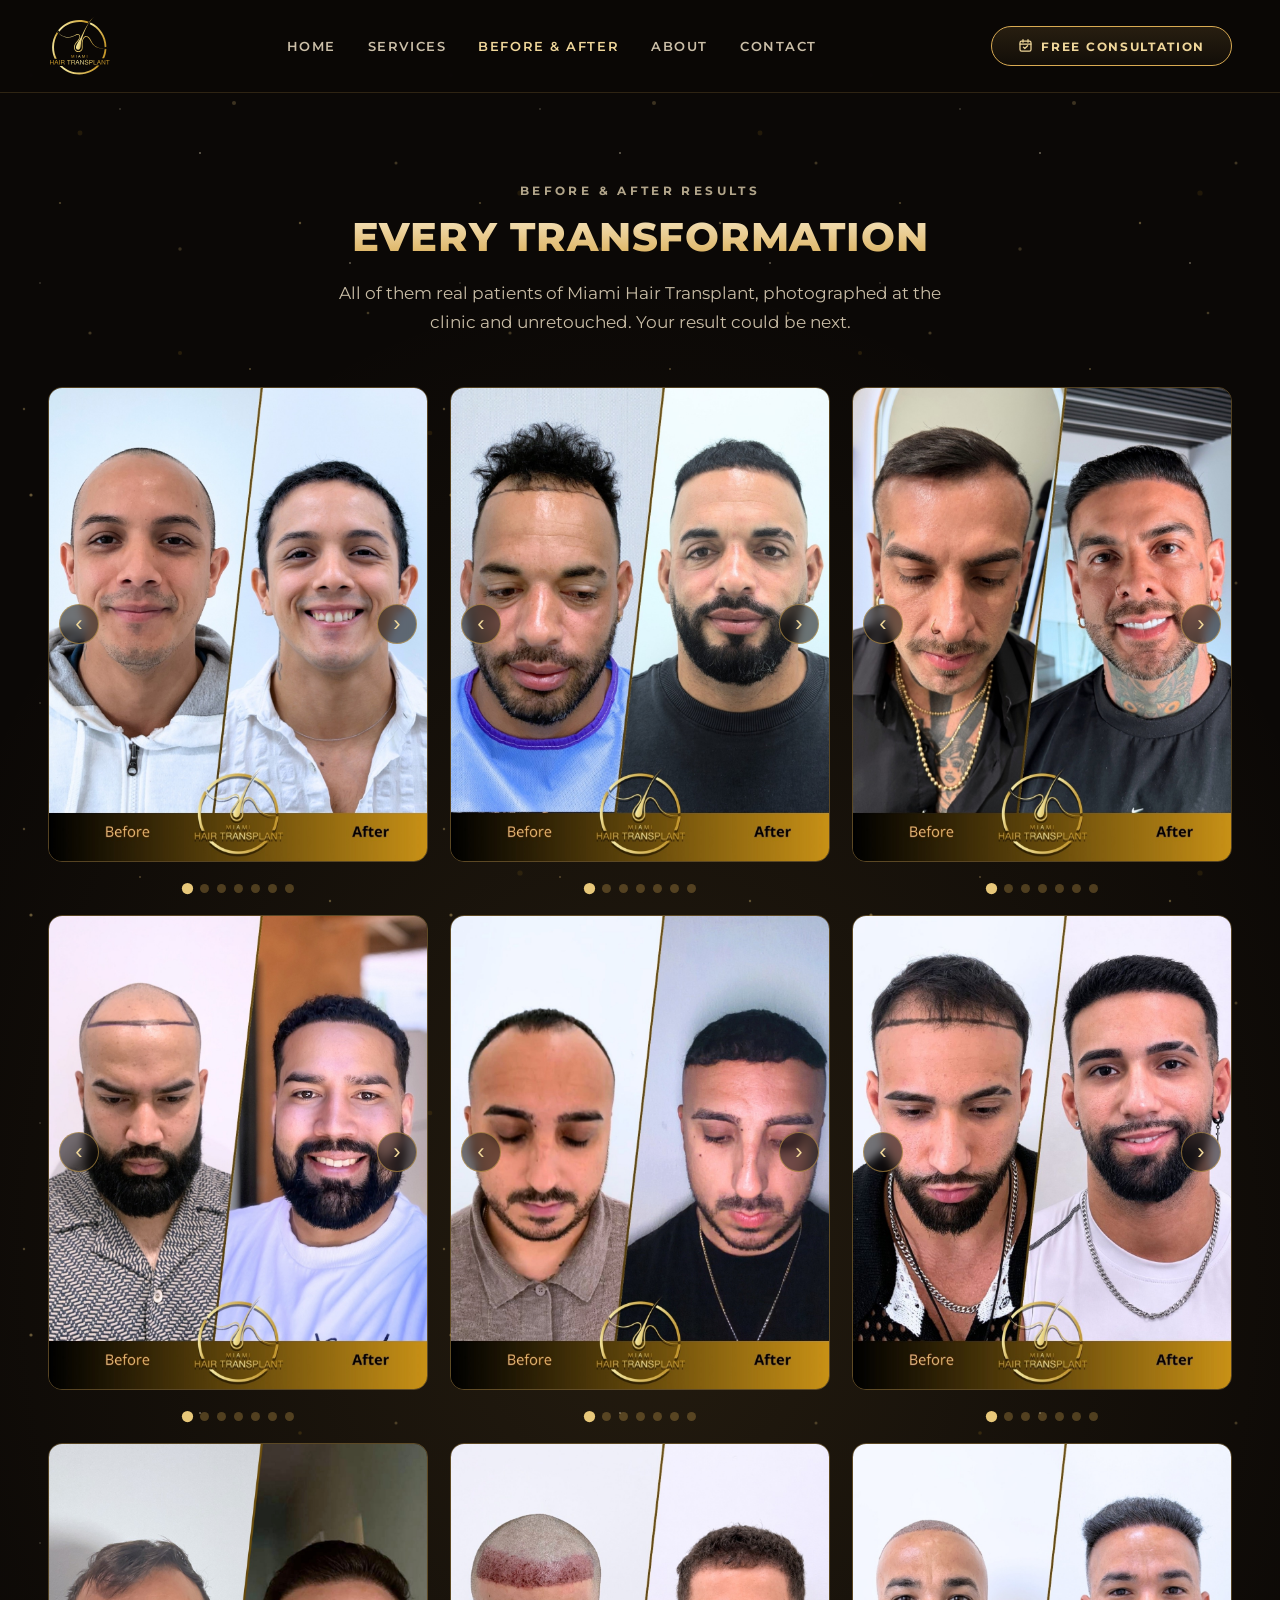
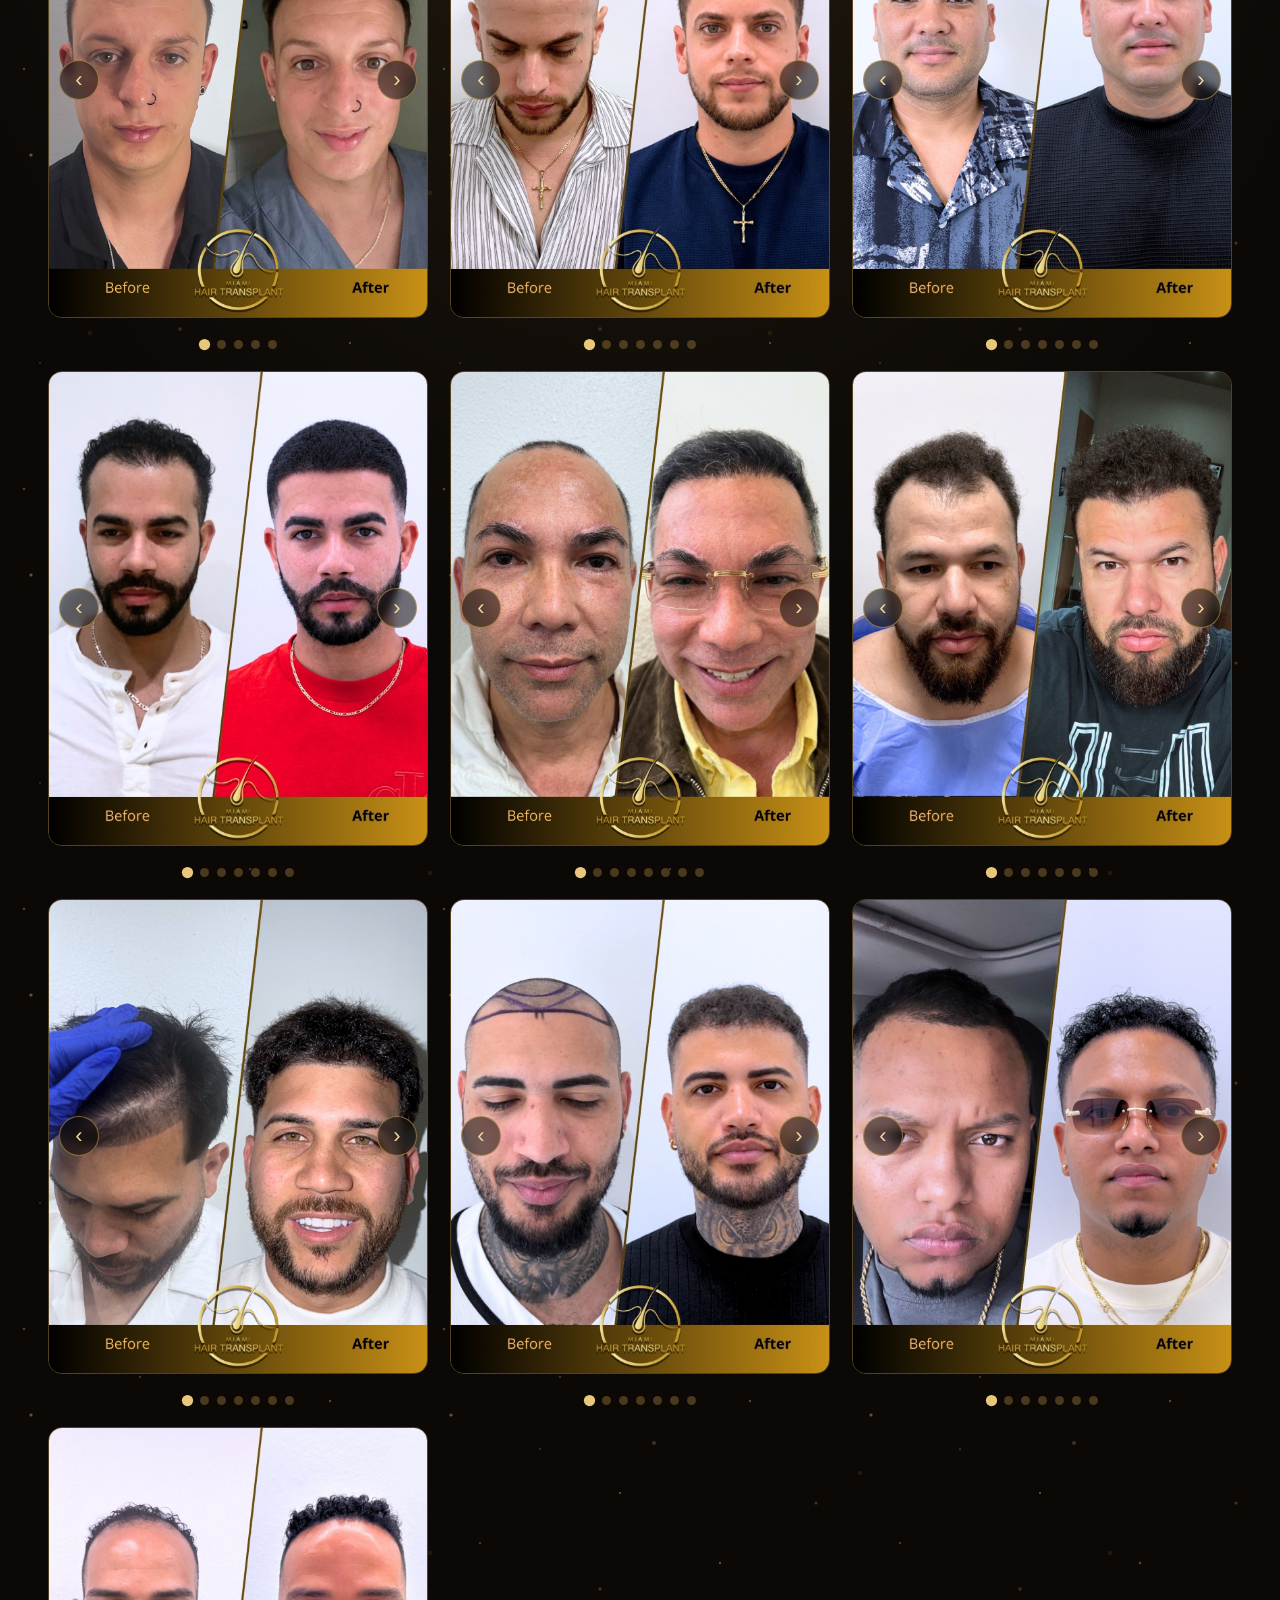
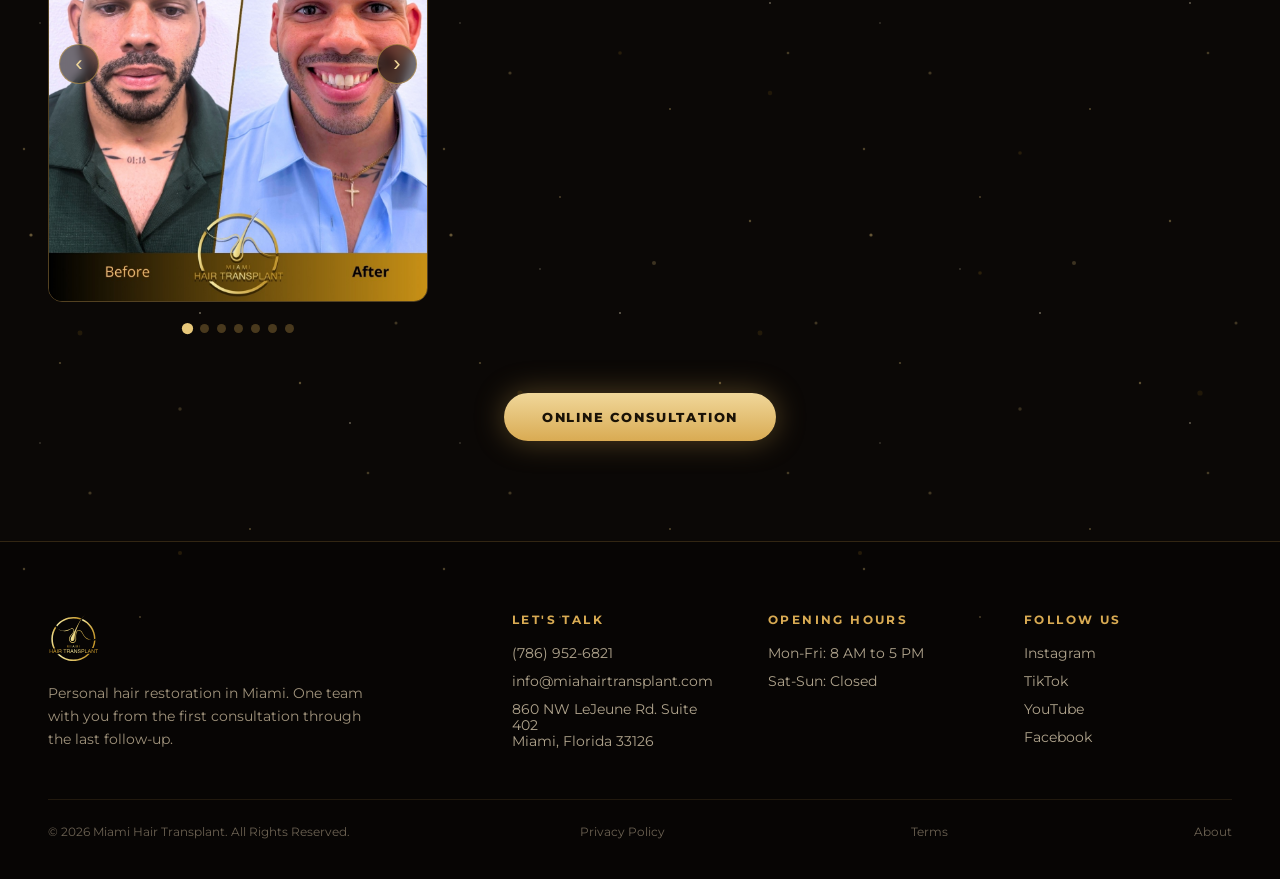
<file: before-after.html>
<!DOCTYPE html>
<html lang="en">
<head>
  <meta charset="UTF-8">
  <meta http-equiv="Cache-Control" content="no-cache">
  <meta name="viewport" content="width=device-width, initial-scale=1.0">
  <title>Before &amp; After Results | Miami Hair Transplant</title>
  <meta name="description" content="Real patient transformations by Miami Hair Transplant: every before and after case, unretouched. FUE, hairline, beard and eyebrow restoration in Miami.">

  <meta property="og:title" content="Before &amp; After Results | Miami Hair Transplant">
  <meta property="og:description" content="Every transformation, unretouched. Real patients of Miami Hair Transplant.">
  <meta property="og:type" content="website">
  <meta property="og:url" content="https://miahairtransplant.com/before-after.html">
  <link rel="canonical" href="https://miahairtransplant.com/before-after.html">
  <meta name="robots" content="index, follow, max-image-preview:large, max-snippet:-1">
  <meta name="geo.region" content="US-FL">
  <meta name="geo.placename" content="Miami, Florida">
  <meta name="geo.position" content="25.7907;-80.2782">
  <meta name="ICBM" content="25.7907, -80.2782">
  <meta property="og:site_name" content="Miami Hair Transplant">
  <meta property="og:locale" content="en_US">
  <meta property="og:image" content="https://miahairtransplant.com/images/brand/banner-partners.jpg">
  <meta property="og:image:width" content="1900">
  <meta property="og:image:height" content="805">
  <meta property="og:image:alt" content="Miami Hair Transplant clinic in Miami, Florida">
  <meta name="twitter:card" content="summary_large_image">
  <meta name="twitter:title" content="Hair Transplant Before & After in Miami | Miami Hair Transplant">
  <meta name="twitter:description" content="Real, unretouched before and after results from Miami Hair Transplant patients.">
  <meta name="twitter:image" content="https://miahairtransplant.com/images/brand/banner-partners.jpg">

  <link rel="preconnect" href="https://fonts.googleapis.com">
  <link rel="preconnect" href="https://fonts.gstatic.com" crossorigin>
  <link href="https://fonts.googleapis.com/css2?family=Montserrat:wght@400;500;600;700;800&display=swap" rel="stylesheet">


  <script type="application/ld+json">
  {
    "@context": "https://schema.org",
    "@type": "BreadcrumbList",
    "itemListElement": [
      { "@type": "ListItem", "position": 1, "name": "Home", "item": "https://miahairtransplant.com/" },
      { "@type": "ListItem", "position": 2, "name": "Before & After", "item": "https://miahairtransplant.com/before-after.html" }
    ]
  }
  </script>
  <script type="application/ld+json">
  {
    "@context": "https://schema.org",
    "@type": "CollectionPage",
    "name": "Hair Transplant Before & After Results in Miami",
    "url": "https://miahairtransplant.com/before-after.html",
    "about": { "@id": "https://miahairtransplant.com/#clinic" },
    "isPartOf": { "@type": "WebSite", "name": "Miami Hair Transplant", "url": "https://miahairtransplant.com/" }
  }
  </script>
  <link rel="stylesheet" href="css/site.css?v=21">
  <style>
    /* Gallery page: stacked cards on mobile instead of the home slider rail */
    .allcases { padding: 90px 48px 100px; }
    .allcases-inner { max-width: 1200px; margin: 0 auto; text-align: center; }
    .allcases .ba-grid { margin-top: 50px; }
    .allcases-cta { margin-top: 60px; }
    @media (max-width: 1020px) {
      .allcases .ba-grid { grid-template-columns: repeat(2, minmax(0,1fr)); }
    }
    @media (max-width: 700px) {
      .allcases { padding: 54px 20px 60px; }
      .allcases .ba-grid {
        display: grid; grid-template-columns: 1fr 1fr; gap: 10px;
        margin-inline: 0; padding: 0; overflow: visible; scroll-snap-type: none;
      }
      .allcases .ba-item { flex: none; }
      .allcases-cta { margin-top: 40px; }
      /* Compact carousel controls so they fit in a 2-up grid */
      .allcases .bac-nav { width: 30px; height: 30px; font-size: 16px; }
      .allcases .bac-prev { left: 5px; }
      .allcases .bac-next { right: 5px; }
      .allcases .bac-dots { gap: 5px; padding-top: 8px; }
      .allcases .bac-dot { width: 6px; height: 6px; }
    }
  </style>
</head>
<body>
  <svg width="0" height="0" style="position:absolute" aria-hidden="true"><defs>
    <linearGradient id="icoGrad" x1="0" y1="0" x2="1" y2="1">
      <stop offset="0" stop-color="#f7e9c8"/><stop offset=".5" stop-color="#e2c06a"/><stop offset="1" stop-color="#bd8b1d"/>
    </linearGradient>
  </defs></svg>

  <!-- NAV -->
  <header class="nav">
    <a href="index.html#top" class="nav-logo">
      <img src="images/brand/logo-gold.svg" alt="Miami Hair Transplant">
    </a>
    <nav class="nav-links" aria-label="Main">
      <a href="index.html">Home</a>
      <a href="services.html">Services</a>
      <a href="before-after.html" style="color:#f0d79a">Before &amp; After</a>
      <a href="about.html">About</a>
      <a href="about.html#contact">Contact</a>
    </nav>
    <div class="nav-right">
      <a href="#consult" class="nav-cta"><svg viewBox="0 0 24 24" width="15" height="15" fill="none" stroke="currentColor" stroke-width="2" stroke-linecap="round" stroke-linejoin="round" aria-hidden="true"><rect x="3.2" y="4.8" width="17.6" height="16" rx="2.6"/><path d="M3.2 9.6h17.6M8 2.6v4M16 2.6v4"/><path d="M8.6 14.6l2.3 2.3 4.5-4.5"/></svg>Free Consultation</a>
      <a href="tel:+17869526821" class="nav-ico" aria-label="Call (786) 952-6821"><svg viewBox="0 0 24 24" width="19" height="19" fill="url(#icoGrad)" aria-hidden="true"><path d="M6.8 2.8c.7-.2 1.4.1 1.8.7l1.9 3c.4.6.3 1.4-.2 1.9l-1.2 1.2c1 2 2.6 3.6 4.6 4.6l1.2-1.2c.5-.5 1.3-.6 1.9-.2l3 1.9c.6.4.9 1.1.7 1.8l-.7 2.6c-.2.8-.9 1.3-1.7 1.3C10.6 20.4 3.6 13.4 3.6 5.2c0-.8.5-1.5 1.3-1.7z"/></svg></a>
      <a href="#consult" class="nav-ico" aria-label="Book a free consultation"><svg viewBox="0 0 24 24" width="19" height="19" fill="none" stroke="url(#icoGrad)" stroke-width="2" stroke-linecap="round" stroke-linejoin="round" aria-hidden="true"><rect x="3.2" y="4.8" width="17.6" height="16" rx="2.6"/><path d="M3.2 9.6h17.6M8 2.6v4M16 2.6v4"/><path d="M8.6 14.6l2.3 2.3 4.5-4.5"/></svg></a>
      <button class="nav-burger" aria-label="Open menu" aria-expanded="false" aria-controls="drawer">
        <span></span><span></span><span></span>
      </button>
    </div>
  </header>

  <div class="drawer-scrim" id="drawer-scrim" hidden></div>
  <aside class="drawer" id="drawer" aria-hidden="true" aria-label="Menu">
    <button class="drawer-close" aria-label="Close menu"><svg viewBox="0 0 24 24" width="22" height="22" fill="none" stroke="url(#icoGrad)" stroke-width="2.2" stroke-linecap="round" aria-hidden="true"><path d="M5 5l14 14M19 5L5 19"/></svg></button>
    <div class="drawer-head">
      <img src="images/brand/logo-gold.svg" alt="Miami Hair Transplant">
    </div>
    <nav class="drawer-links" aria-label="Menu">
      <a href="index.html">Home</a>
      <a href="services.html">Services</a>
      <a href="before-after.html">Before &amp; After</a>
      <a href="about.html">About</a>
      <a href="about.html#contact">Contact</a>
    </nav>
    <a class="drawer-cta" href="#consult">Online Consultation</a>
    <a class="drawer-phone" href="tel:+17869526821"><svg viewBox="0 0 24 24" width="18" height="18" fill="url(#icoGrad)" aria-hidden="true"><path d="M6.8 2.8c.7-.2 1.4.1 1.8.7l1.9 3c.4.6.3 1.4-.2 1.9l-1.2 1.2c1 2 2.6 3.6 4.6 4.6l1.2-1.2c.5-.5 1.3-.6 1.9-.2l3 1.9c.6.4.9 1.1.7 1.8l-.7 2.6c-.2.8-.9 1.3-1.7 1.3C10.6 20.4 3.6 13.4 3.6 5.2c0-.8.5-1.5 1.3-1.7z"/></svg>(786) 952-6821</a>
    <div class="drawer-info">
      <div class="drawer-info-item">
        <svg viewBox="0 0 24 24" width="19" height="19" fill="none" stroke="url(#icoGrad)" stroke-width="2" stroke-linecap="round" stroke-linejoin="round" aria-hidden="true"><path d="M12 21.5c4.5-4.4 6.8-8 6.8-11a6.8 6.8 0 1 0-13.6 0c0 3 2.3 6.6 6.8 11z"/><circle cx="12" cy="10.3" r="2.6" fill="url(#icoGrad)" stroke="none"/></svg>
        <span>860 NW LeJeune Rd, Suite 402<br>Miami, Florida 33126</span>
      </div>
      <div class="drawer-info-item">
        <svg viewBox="0 0 24 24" width="19" height="19" fill="none" stroke="url(#icoGrad)" stroke-width="2" stroke-linecap="round" stroke-linejoin="round" aria-hidden="true"><circle cx="12" cy="12" r="8.6"/><path d="M12 7v5.2l3.4 2"/></svg>
        <span>Mon-Fri: 8 AM to 5 PM<br>Sat-Sun: Closed</span>
      </div>
    </div>
    <div class="drawer-social">
      <a href="https://www.instagram.com/miamihairtransplant" aria-label="Instagram"><svg viewBox="0 0 24 24" width="21" height="21" fill="none" stroke="url(#icoGrad)" stroke-width="1.9" stroke-linecap="round" aria-hidden="true"><rect x="3" y="3" width="18" height="18" rx="5"/><circle cx="12" cy="12" r="4.2"/><circle cx="17.4" cy="6.6" r="1.15" fill="url(#icoGrad)" stroke="none"/></svg></a>
      <a href="https://www.tiktok.com/@Miamihairtransplant" aria-label="TikTok"><svg viewBox="0 0 24 24" width="21" height="21" fill="none" stroke="url(#icoGrad)" stroke-width="2.1" stroke-linecap="round" aria-hidden="true"><path d="M13.6 3v11.4a3.7 3.7 0 1 1-3.2-3.66"/><path d="M13.6 5.2c.9 2.2 2.7 3.6 5 3.8"/></svg></a>
      <a href="https://www.youtube.com/channel/UC0f7dtlWLFFPwHfkOV0_mSw" aria-label="YouTube"><svg viewBox="0 0 24 24" width="21" height="21" fill="none" stroke="url(#icoGrad)" stroke-width="1.9" stroke-linejoin="round" aria-hidden="true"><rect x="2.6" y="5.4" width="18.8" height="13.2" rx="3.6"/><path d="M10.2 9.4l4.6 2.6-4.6 2.6z" fill="url(#icoGrad)" stroke="none"/></svg></a>
      <a href="https://www.facebook.com/profile.php?id=61567885213808" aria-label="Facebook"><svg viewBox="0 0 24 24" width="21" height="21" fill="none" stroke="url(#icoGrad)" stroke-width="2.1" stroke-linecap="round" aria-hidden="true"><path d="M13.4 21v-7.2h2.6l.5-3h-3.1V8.9c0-.9.4-1.7 1.8-1.7h1.5V4.6c-.8-.1-1.7-.2-2.5-.2-2.6 0-4.3 1.6-4.3 4.4v2h-2.8v3h2.8V21"/></svg></a>
    </div>
  </aside>

  <!-- ALL CASES -->
  <section class="results-wrap">
  <div class="allcases">
    <div class="allcases-inner">
      <div class="eyebrow">Before &amp; After Results</div>
      <h1 class="gold-h">Every Transformation</h1>
      <p class="section-lede" style="margin-bottom:0">All of them real patients of Miami Hair Transplant, photographed at the clinic and unretouched. Your result could be next.</p>
      <div class="ba-grid">
      <div class="ba-item bac" >
          <div class="ba-box bac-viewer">
            <img class="bac-slide active" src="images/cases/case-01/1.jpg" alt="Before and after hair transplant result at Miami Hair Transplant, case 1" loading="lazy">
            <img class="bac-slide" src="images/cases/case-01/2.jpg" alt="Case 1, additional angle 1" loading="lazy">
            <img class="bac-slide" src="images/cases/case-01/3.jpg" alt="Case 1, additional angle 2" loading="lazy">
            <img class="bac-slide" src="images/cases/case-01/4.jpg" alt="Case 1, additional angle 3" loading="lazy">
            <img class="bac-slide" src="images/cases/case-01/5.jpg" alt="Case 1, additional angle 4" loading="lazy">
            <img class="bac-slide" src="images/cases/case-01/6.jpg" alt="Case 1, additional angle 5" loading="lazy">
            <img class="bac-slide" src="images/cases/case-01/7.jpg" alt="Case 1, additional angle 6" loading="lazy">
            <button class="bac-nav bac-prev" aria-label="Previous photo">&#8249;</button>
            <button class="bac-nav bac-next" aria-label="Next photo">&#8250;</button>
          </div>
          <div class="bac-dots" role="tablist" aria-label="Case 1 photos">
            <button class="bac-dot" role="tab" aria-current="true" aria-label="Photo 1 of 7"></button>
            <button class="bac-dot" role="tab" aria-label="Photo 2 of 7"></button>
            <button class="bac-dot" role="tab" aria-label="Photo 3 of 7"></button>
            <button class="bac-dot" role="tab" aria-label="Photo 4 of 7"></button>
            <button class="bac-dot" role="tab" aria-label="Photo 5 of 7"></button>
            <button class="bac-dot" role="tab" aria-label="Photo 6 of 7"></button>
            <button class="bac-dot" role="tab" aria-label="Photo 7 of 7"></button>
          </div>
        </div>
      <div class="ba-item bac" >
          <div class="ba-box bac-viewer">
            <img class="bac-slide active" src="images/cases/case-02/1.jpg" alt="Before and after hair transplant result at Miami Hair Transplant, case 2" loading="lazy">
            <img class="bac-slide" src="images/cases/case-02/2.jpg" alt="Case 2, additional angle 1" loading="lazy">
            <img class="bac-slide" src="images/cases/case-02/3.jpg" alt="Case 2, additional angle 2" loading="lazy">
            <img class="bac-slide" src="images/cases/case-02/4.jpg" alt="Case 2, additional angle 3" loading="lazy">
            <img class="bac-slide" src="images/cases/case-02/5.jpg" alt="Case 2, additional angle 4" loading="lazy">
            <img class="bac-slide" src="images/cases/case-02/6.jpg" alt="Case 2, additional angle 5" loading="lazy">
            <img class="bac-slide" src="images/cases/case-02/7.jpg" alt="Case 2, additional angle 6" loading="lazy">
            <button class="bac-nav bac-prev" aria-label="Previous photo">&#8249;</button>
            <button class="bac-nav bac-next" aria-label="Next photo">&#8250;</button>
          </div>
          <div class="bac-dots" role="tablist" aria-label="Case 2 photos">
            <button class="bac-dot" role="tab" aria-current="true" aria-label="Photo 1 of 7"></button>
            <button class="bac-dot" role="tab" aria-label="Photo 2 of 7"></button>
            <button class="bac-dot" role="tab" aria-label="Photo 3 of 7"></button>
            <button class="bac-dot" role="tab" aria-label="Photo 4 of 7"></button>
            <button class="bac-dot" role="tab" aria-label="Photo 5 of 7"></button>
            <button class="bac-dot" role="tab" aria-label="Photo 6 of 7"></button>
            <button class="bac-dot" role="tab" aria-label="Photo 7 of 7"></button>
          </div>
        </div>
      <div class="ba-item bac" >
          <div class="ba-box bac-viewer">
            <img class="bac-slide active" src="images/cases/case-03/1.jpg" alt="Before and after hair transplant result at Miami Hair Transplant, case 3" loading="lazy">
            <img class="bac-slide" src="images/cases/case-03/2.jpg" alt="Case 3, additional angle 1" loading="lazy">
            <img class="bac-slide" src="images/cases/case-03/3.jpg" alt="Case 3, additional angle 2" loading="lazy">
            <img class="bac-slide" src="images/cases/case-03/4.jpg" alt="Case 3, additional angle 3" loading="lazy">
            <img class="bac-slide" src="images/cases/case-03/5.jpg" alt="Case 3, additional angle 4" loading="lazy">
            <img class="bac-slide" src="images/cases/case-03/6.jpg" alt="Case 3, additional angle 5" loading="lazy">
            <img class="bac-slide" src="images/cases/case-03/7.jpg" alt="Case 3, additional angle 6" loading="lazy">
            <button class="bac-nav bac-prev" aria-label="Previous photo">&#8249;</button>
            <button class="bac-nav bac-next" aria-label="Next photo">&#8250;</button>
          </div>
          <div class="bac-dots" role="tablist" aria-label="Case 3 photos">
            <button class="bac-dot" role="tab" aria-current="true" aria-label="Photo 1 of 7"></button>
            <button class="bac-dot" role="tab" aria-label="Photo 2 of 7"></button>
            <button class="bac-dot" role="tab" aria-label="Photo 3 of 7"></button>
            <button class="bac-dot" role="tab" aria-label="Photo 4 of 7"></button>
            <button class="bac-dot" role="tab" aria-label="Photo 5 of 7"></button>
            <button class="bac-dot" role="tab" aria-label="Photo 6 of 7"></button>
            <button class="bac-dot" role="tab" aria-label="Photo 7 of 7"></button>
          </div>
        </div>
      <div class="ba-item bac" >
          <div class="ba-box bac-viewer">
            <img class="bac-slide active" src="images/cases/case-04/1.jpg" alt="Before and after hair transplant result at Miami Hair Transplant, case 4" loading="lazy">
            <img class="bac-slide" src="images/cases/case-04/2.jpg" alt="Case 4, additional angle 1" loading="lazy">
            <img class="bac-slide" src="images/cases/case-04/3.jpg" alt="Case 4, additional angle 2" loading="lazy">
            <img class="bac-slide" src="images/cases/case-04/4.jpg" alt="Case 4, additional angle 3" loading="lazy">
            <img class="bac-slide" src="images/cases/case-04/5.jpg" alt="Case 4, additional angle 4" loading="lazy">
            <img class="bac-slide" src="images/cases/case-04/6.jpg" alt="Case 4, additional angle 5" loading="lazy">
            <img class="bac-slide" src="images/cases/case-04/7.jpg" alt="Case 4, additional angle 6" loading="lazy">
            <button class="bac-nav bac-prev" aria-label="Previous photo">&#8249;</button>
            <button class="bac-nav bac-next" aria-label="Next photo">&#8250;</button>
          </div>
          <div class="bac-dots" role="tablist" aria-label="Case 4 photos">
            <button class="bac-dot" role="tab" aria-current="true" aria-label="Photo 1 of 7"></button>
            <button class="bac-dot" role="tab" aria-label="Photo 2 of 7"></button>
            <button class="bac-dot" role="tab" aria-label="Photo 3 of 7"></button>
            <button class="bac-dot" role="tab" aria-label="Photo 4 of 7"></button>
            <button class="bac-dot" role="tab" aria-label="Photo 5 of 7"></button>
            <button class="bac-dot" role="tab" aria-label="Photo 6 of 7"></button>
            <button class="bac-dot" role="tab" aria-label="Photo 7 of 7"></button>
          </div>
        </div>
      <div class="ba-item bac" >
          <div class="ba-box bac-viewer">
            <img class="bac-slide active" src="images/cases/case-05/1.jpg" alt="Before and after hair transplant result at Miami Hair Transplant, case 5" loading="lazy">
            <img class="bac-slide" src="images/cases/case-05/2.jpg" alt="Case 5, additional angle 1" loading="lazy">
            <img class="bac-slide" src="images/cases/case-05/3.jpg" alt="Case 5, additional angle 2" loading="lazy">
            <img class="bac-slide" src="images/cases/case-05/4.jpg" alt="Case 5, additional angle 3" loading="lazy">
            <img class="bac-slide" src="images/cases/case-05/5.jpg" alt="Case 5, additional angle 4" loading="lazy">
            <img class="bac-slide" src="images/cases/case-05/6.jpg" alt="Case 5, additional angle 5" loading="lazy">
            <img class="bac-slide" src="images/cases/case-05/7.jpg" alt="Case 5, additional angle 6" loading="lazy">
            <button class="bac-nav bac-prev" aria-label="Previous photo">&#8249;</button>
            <button class="bac-nav bac-next" aria-label="Next photo">&#8250;</button>
          </div>
          <div class="bac-dots" role="tablist" aria-label="Case 5 photos">
            <button class="bac-dot" role="tab" aria-current="true" aria-label="Photo 1 of 7"></button>
            <button class="bac-dot" role="tab" aria-label="Photo 2 of 7"></button>
            <button class="bac-dot" role="tab" aria-label="Photo 3 of 7"></button>
            <button class="bac-dot" role="tab" aria-label="Photo 4 of 7"></button>
            <button class="bac-dot" role="tab" aria-label="Photo 5 of 7"></button>
            <button class="bac-dot" role="tab" aria-label="Photo 6 of 7"></button>
            <button class="bac-dot" role="tab" aria-label="Photo 7 of 7"></button>
          </div>
        </div>
      <div class="ba-item bac" >
          <div class="ba-box bac-viewer">
            <img class="bac-slide active" src="images/cases/case-06/1.jpg" alt="Before and after hair transplant result at Miami Hair Transplant, case 6" loading="lazy">
            <img class="bac-slide" src="images/cases/case-06/2.jpg" alt="Case 6, additional angle 1" loading="lazy">
            <img class="bac-slide" src="images/cases/case-06/3.jpg" alt="Case 6, additional angle 2" loading="lazy">
            <img class="bac-slide" src="images/cases/case-06/4.jpg" alt="Case 6, additional angle 3" loading="lazy">
            <img class="bac-slide" src="images/cases/case-06/5.jpg" alt="Case 6, additional angle 4" loading="lazy">
            <img class="bac-slide" src="images/cases/case-06/6.jpg" alt="Case 6, additional angle 5" loading="lazy">
            <img class="bac-slide" src="images/cases/case-06/7.jpg" alt="Case 6, additional angle 6" loading="lazy">
            <button class="bac-nav bac-prev" aria-label="Previous photo">&#8249;</button>
            <button class="bac-nav bac-next" aria-label="Next photo">&#8250;</button>
          </div>
          <div class="bac-dots" role="tablist" aria-label="Case 6 photos">
            <button class="bac-dot" role="tab" aria-current="true" aria-label="Photo 1 of 7"></button>
            <button class="bac-dot" role="tab" aria-label="Photo 2 of 7"></button>
            <button class="bac-dot" role="tab" aria-label="Photo 3 of 7"></button>
            <button class="bac-dot" role="tab" aria-label="Photo 4 of 7"></button>
            <button class="bac-dot" role="tab" aria-label="Photo 5 of 7"></button>
            <button class="bac-dot" role="tab" aria-label="Photo 6 of 7"></button>
            <button class="bac-dot" role="tab" aria-label="Photo 7 of 7"></button>
          </div>
        </div>
      <div class="ba-item bac" >
          <div class="ba-box bac-viewer">
            <img class="bac-slide active" src="images/cases/case-07/1.jpg" alt="Before and after hair transplant result at Miami Hair Transplant, case 7" loading="lazy">
            <img class="bac-slide" src="images/cases/case-07/2.jpg" alt="Case 7, additional angle 1" loading="lazy">
            <img class="bac-slide" src="images/cases/case-07/3.jpg" alt="Case 7, additional angle 2" loading="lazy">
            <img class="bac-slide" src="images/cases/case-07/4.jpg" alt="Case 7, additional angle 3" loading="lazy">
            <img class="bac-slide" src="images/cases/case-07/5.jpg" alt="Case 7, additional angle 4" loading="lazy">
            <button class="bac-nav bac-prev" aria-label="Previous photo">&#8249;</button>
            <button class="bac-nav bac-next" aria-label="Next photo">&#8250;</button>
          </div>
          <div class="bac-dots" role="tablist" aria-label="Case 7 photos">
            <button class="bac-dot" role="tab" aria-current="true" aria-label="Photo 1 of 5"></button>
            <button class="bac-dot" role="tab" aria-label="Photo 2 of 5"></button>
            <button class="bac-dot" role="tab" aria-label="Photo 3 of 5"></button>
            <button class="bac-dot" role="tab" aria-label="Photo 4 of 5"></button>
            <button class="bac-dot" role="tab" aria-label="Photo 5 of 5"></button>
          </div>
        </div>
      <div class="ba-item bac" >
          <div class="ba-box bac-viewer">
            <img class="bac-slide active" src="images/cases/case-08/1.jpg" alt="Before and after hair transplant result at Miami Hair Transplant, case 8" loading="lazy">
            <img class="bac-slide" src="images/cases/case-08/2.jpg" alt="Case 8, additional angle 1" loading="lazy">
            <img class="bac-slide" src="images/cases/case-08/3.jpg" alt="Case 8, additional angle 2" loading="lazy">
            <img class="bac-slide" src="images/cases/case-08/4.jpg" alt="Case 8, additional angle 3" loading="lazy">
            <img class="bac-slide" src="images/cases/case-08/5.jpg" alt="Case 8, additional angle 4" loading="lazy">
            <img class="bac-slide" src="images/cases/case-08/6.jpg" alt="Case 8, additional angle 5" loading="lazy">
            <img class="bac-slide" src="images/cases/case-08/7.jpg" alt="Case 8, additional angle 6" loading="lazy">
            <button class="bac-nav bac-prev" aria-label="Previous photo">&#8249;</button>
            <button class="bac-nav bac-next" aria-label="Next photo">&#8250;</button>
          </div>
          <div class="bac-dots" role="tablist" aria-label="Case 8 photos">
            <button class="bac-dot" role="tab" aria-current="true" aria-label="Photo 1 of 7"></button>
            <button class="bac-dot" role="tab" aria-label="Photo 2 of 7"></button>
            <button class="bac-dot" role="tab" aria-label="Photo 3 of 7"></button>
            <button class="bac-dot" role="tab" aria-label="Photo 4 of 7"></button>
            <button class="bac-dot" role="tab" aria-label="Photo 5 of 7"></button>
            <button class="bac-dot" role="tab" aria-label="Photo 6 of 7"></button>
            <button class="bac-dot" role="tab" aria-label="Photo 7 of 7"></button>
          </div>
        </div>
      <div class="ba-item bac" >
          <div class="ba-box bac-viewer">
            <img class="bac-slide active" src="images/cases/case-09/1.jpg" alt="Before and after hair transplant result at Miami Hair Transplant, case 9" loading="lazy">
            <img class="bac-slide" src="images/cases/case-09/2.jpg" alt="Case 9, additional angle 1" loading="lazy">
            <img class="bac-slide" src="images/cases/case-09/3.jpg" alt="Case 9, additional angle 2" loading="lazy">
            <img class="bac-slide" src="images/cases/case-09/4.jpg" alt="Case 9, additional angle 3" loading="lazy">
            <img class="bac-slide" src="images/cases/case-09/5.jpg" alt="Case 9, additional angle 4" loading="lazy">
            <img class="bac-slide" src="images/cases/case-09/6.jpg" alt="Case 9, additional angle 5" loading="lazy">
            <img class="bac-slide" src="images/cases/case-09/7.jpg" alt="Case 9, additional angle 6" loading="lazy">
            <button class="bac-nav bac-prev" aria-label="Previous photo">&#8249;</button>
            <button class="bac-nav bac-next" aria-label="Next photo">&#8250;</button>
          </div>
          <div class="bac-dots" role="tablist" aria-label="Case 9 photos">
            <button class="bac-dot" role="tab" aria-current="true" aria-label="Photo 1 of 7"></button>
            <button class="bac-dot" role="tab" aria-label="Photo 2 of 7"></button>
            <button class="bac-dot" role="tab" aria-label="Photo 3 of 7"></button>
            <button class="bac-dot" role="tab" aria-label="Photo 4 of 7"></button>
            <button class="bac-dot" role="tab" aria-label="Photo 5 of 7"></button>
            <button class="bac-dot" role="tab" aria-label="Photo 6 of 7"></button>
            <button class="bac-dot" role="tab" aria-label="Photo 7 of 7"></button>
          </div>
        </div>
      <div class="ba-item bac" >
          <div class="ba-box bac-viewer">
            <img class="bac-slide active" src="images/cases/case-10/1.jpg" alt="Before and after hair transplant result at Miami Hair Transplant, case 10" loading="lazy">
            <img class="bac-slide" src="images/cases/case-10/2.jpg" alt="Case 10, additional angle 1" loading="lazy">
            <img class="bac-slide" src="images/cases/case-10/3.jpg" alt="Case 10, additional angle 2" loading="lazy">
            <img class="bac-slide" src="images/cases/case-10/4.jpg" alt="Case 10, additional angle 3" loading="lazy">
            <img class="bac-slide" src="images/cases/case-10/5.jpg" alt="Case 10, additional angle 4" loading="lazy">
            <img class="bac-slide" src="images/cases/case-10/6.jpg" alt="Case 10, additional angle 5" loading="lazy">
            <img class="bac-slide" src="images/cases/case-10/7.jpg" alt="Case 10, additional angle 6" loading="lazy">
            <button class="bac-nav bac-prev" aria-label="Previous photo">&#8249;</button>
            <button class="bac-nav bac-next" aria-label="Next photo">&#8250;</button>
          </div>
          <div class="bac-dots" role="tablist" aria-label="Case 10 photos">
            <button class="bac-dot" role="tab" aria-current="true" aria-label="Photo 1 of 7"></button>
            <button class="bac-dot" role="tab" aria-label="Photo 2 of 7"></button>
            <button class="bac-dot" role="tab" aria-label="Photo 3 of 7"></button>
            <button class="bac-dot" role="tab" aria-label="Photo 4 of 7"></button>
            <button class="bac-dot" role="tab" aria-label="Photo 5 of 7"></button>
            <button class="bac-dot" role="tab" aria-label="Photo 6 of 7"></button>
            <button class="bac-dot" role="tab" aria-label="Photo 7 of 7"></button>
          </div>
        </div>
      <div class="ba-item bac" >
          <div class="ba-box bac-viewer">
            <img class="bac-slide active" src="images/cases/case-11/1.jpg" alt="Before and after hair transplant result at Miami Hair Transplant, case 11" loading="lazy">
            <img class="bac-slide" src="images/cases/case-11/2.jpg" alt="Case 11, additional angle 1" loading="lazy">
            <img class="bac-slide" src="images/cases/case-11/3.jpg" alt="Case 11, additional angle 2" loading="lazy">
            <img class="bac-slide" src="images/cases/case-11/4.jpg" alt="Case 11, additional angle 3" loading="lazy">
            <img class="bac-slide" src="images/cases/case-11/5.jpg" alt="Case 11, additional angle 4" loading="lazy">
            <img class="bac-slide" src="images/cases/case-11/6.jpg" alt="Case 11, additional angle 5" loading="lazy">
            <img class="bac-slide" src="images/cases/case-11/7.jpg" alt="Case 11, additional angle 6" loading="lazy">
            <img class="bac-slide" src="images/cases/case-11/8.jpg" alt="Case 11, additional angle 7" loading="lazy">
            <button class="bac-nav bac-prev" aria-label="Previous photo">&#8249;</button>
            <button class="bac-nav bac-next" aria-label="Next photo">&#8250;</button>
          </div>
          <div class="bac-dots" role="tablist" aria-label="Case 11 photos">
            <button class="bac-dot" role="tab" aria-current="true" aria-label="Photo 1 of 8"></button>
            <button class="bac-dot" role="tab" aria-label="Photo 2 of 8"></button>
            <button class="bac-dot" role="tab" aria-label="Photo 3 of 8"></button>
            <button class="bac-dot" role="tab" aria-label="Photo 4 of 8"></button>
            <button class="bac-dot" role="tab" aria-label="Photo 5 of 8"></button>
            <button class="bac-dot" role="tab" aria-label="Photo 6 of 8"></button>
            <button class="bac-dot" role="tab" aria-label="Photo 7 of 8"></button>
            <button class="bac-dot" role="tab" aria-label="Photo 8 of 8"></button>
          </div>
        </div>
      <div class="ba-item bac" >
          <div class="ba-box bac-viewer">
            <img class="bac-slide active" src="images/cases/case-12/1.jpg" alt="Before and after hair transplant result at Miami Hair Transplant, case 12" loading="lazy">
            <img class="bac-slide" src="images/cases/case-12/2.jpg" alt="Case 12, additional angle 1" loading="lazy">
            <img class="bac-slide" src="images/cases/case-12/3.jpg" alt="Case 12, additional angle 2" loading="lazy">
            <img class="bac-slide" src="images/cases/case-12/4.jpg" alt="Case 12, additional angle 3" loading="lazy">
            <img class="bac-slide" src="images/cases/case-12/5.jpg" alt="Case 12, additional angle 4" loading="lazy">
            <img class="bac-slide" src="images/cases/case-12/6.jpg" alt="Case 12, additional angle 5" loading="lazy">
            <img class="bac-slide" src="images/cases/case-12/7.jpg" alt="Case 12, additional angle 6" loading="lazy">
            <button class="bac-nav bac-prev" aria-label="Previous photo">&#8249;</button>
            <button class="bac-nav bac-next" aria-label="Next photo">&#8250;</button>
          </div>
          <div class="bac-dots" role="tablist" aria-label="Case 12 photos">
            <button class="bac-dot" role="tab" aria-current="true" aria-label="Photo 1 of 7"></button>
            <button class="bac-dot" role="tab" aria-label="Photo 2 of 7"></button>
            <button class="bac-dot" role="tab" aria-label="Photo 3 of 7"></button>
            <button class="bac-dot" role="tab" aria-label="Photo 4 of 7"></button>
            <button class="bac-dot" role="tab" aria-label="Photo 5 of 7"></button>
            <button class="bac-dot" role="tab" aria-label="Photo 6 of 7"></button>
            <button class="bac-dot" role="tab" aria-label="Photo 7 of 7"></button>
          </div>
        </div>
      <div class="ba-item bac" >
          <div class="ba-box bac-viewer">
            <img class="bac-slide active" src="images/cases/case-13/1.jpg" alt="Before and after hair transplant result at Miami Hair Transplant, case 13" loading="lazy">
            <img class="bac-slide" src="images/cases/case-13/2.jpg" alt="Case 13, additional angle 1" loading="lazy">
            <img class="bac-slide" src="images/cases/case-13/3.jpg" alt="Case 13, additional angle 2" loading="lazy">
            <img class="bac-slide" src="images/cases/case-13/4.jpg" alt="Case 13, additional angle 3" loading="lazy">
            <img class="bac-slide" src="images/cases/case-13/5.jpg" alt="Case 13, additional angle 4" loading="lazy">
            <img class="bac-slide" src="images/cases/case-13/6.jpg" alt="Case 13, additional angle 5" loading="lazy">
            <img class="bac-slide" src="images/cases/case-13/7.jpg" alt="Case 13, additional angle 6" loading="lazy">
            <button class="bac-nav bac-prev" aria-label="Previous photo">&#8249;</button>
            <button class="bac-nav bac-next" aria-label="Next photo">&#8250;</button>
          </div>
          <div class="bac-dots" role="tablist" aria-label="Case 13 photos">
            <button class="bac-dot" role="tab" aria-current="true" aria-label="Photo 1 of 7"></button>
            <button class="bac-dot" role="tab" aria-label="Photo 2 of 7"></button>
            <button class="bac-dot" role="tab" aria-label="Photo 3 of 7"></button>
            <button class="bac-dot" role="tab" aria-label="Photo 4 of 7"></button>
            <button class="bac-dot" role="tab" aria-label="Photo 5 of 7"></button>
            <button class="bac-dot" role="tab" aria-label="Photo 6 of 7"></button>
            <button class="bac-dot" role="tab" aria-label="Photo 7 of 7"></button>
          </div>
        </div>
      <div class="ba-item bac" >
          <div class="ba-box bac-viewer">
            <img class="bac-slide active" src="images/cases/case-14/1.jpg" alt="Before and after hair transplant result at Miami Hair Transplant, case 14" loading="lazy">
            <img class="bac-slide" src="images/cases/case-14/2.jpg" alt="Case 14, additional angle 1" loading="lazy">
            <img class="bac-slide" src="images/cases/case-14/3.jpg" alt="Case 14, additional angle 2" loading="lazy">
            <img class="bac-slide" src="images/cases/case-14/4.jpg" alt="Case 14, additional angle 3" loading="lazy">
            <img class="bac-slide" src="images/cases/case-14/5.jpg" alt="Case 14, additional angle 4" loading="lazy">
            <img class="bac-slide" src="images/cases/case-14/6.jpg" alt="Case 14, additional angle 5" loading="lazy">
            <img class="bac-slide" src="images/cases/case-14/7.jpg" alt="Case 14, additional angle 6" loading="lazy">
            <button class="bac-nav bac-prev" aria-label="Previous photo">&#8249;</button>
            <button class="bac-nav bac-next" aria-label="Next photo">&#8250;</button>
          </div>
          <div class="bac-dots" role="tablist" aria-label="Case 14 photos">
            <button class="bac-dot" role="tab" aria-current="true" aria-label="Photo 1 of 7"></button>
            <button class="bac-dot" role="tab" aria-label="Photo 2 of 7"></button>
            <button class="bac-dot" role="tab" aria-label="Photo 3 of 7"></button>
            <button class="bac-dot" role="tab" aria-label="Photo 4 of 7"></button>
            <button class="bac-dot" role="tab" aria-label="Photo 5 of 7"></button>
            <button class="bac-dot" role="tab" aria-label="Photo 6 of 7"></button>
            <button class="bac-dot" role="tab" aria-label="Photo 7 of 7"></button>
          </div>
        </div>
      <div class="ba-item bac" >
          <div class="ba-box bac-viewer">
            <img class="bac-slide active" src="images/cases/case-15/1.jpg" alt="Before and after hair transplant result at Miami Hair Transplant, case 15" loading="lazy">
            <img class="bac-slide" src="images/cases/case-15/2.jpg" alt="Case 15, additional angle 1" loading="lazy">
            <img class="bac-slide" src="images/cases/case-15/3.jpg" alt="Case 15, additional angle 2" loading="lazy">
            <img class="bac-slide" src="images/cases/case-15/4.jpg" alt="Case 15, additional angle 3" loading="lazy">
            <img class="bac-slide" src="images/cases/case-15/5.jpg" alt="Case 15, additional angle 4" loading="lazy">
            <img class="bac-slide" src="images/cases/case-15/6.jpg" alt="Case 15, additional angle 5" loading="lazy">
            <img class="bac-slide" src="images/cases/case-15/7.jpg" alt="Case 15, additional angle 6" loading="lazy">
            <button class="bac-nav bac-prev" aria-label="Previous photo">&#8249;</button>
            <button class="bac-nav bac-next" aria-label="Next photo">&#8250;</button>
          </div>
          <div class="bac-dots" role="tablist" aria-label="Case 15 photos">
            <button class="bac-dot" role="tab" aria-current="true" aria-label="Photo 1 of 7"></button>
            <button class="bac-dot" role="tab" aria-label="Photo 2 of 7"></button>
            <button class="bac-dot" role="tab" aria-label="Photo 3 of 7"></button>
            <button class="bac-dot" role="tab" aria-label="Photo 4 of 7"></button>
            <button class="bac-dot" role="tab" aria-label="Photo 5 of 7"></button>
            <button class="bac-dot" role="tab" aria-label="Photo 6 of 7"></button>
            <button class="bac-dot" role="tab" aria-label="Photo 7 of 7"></button>
          </div>
        </div>
      <div class="ba-item bac" >
          <div class="ba-box bac-viewer">
            <img class="bac-slide active" src="images/cases/case-16/1.jpg" alt="Before and after hair transplant result at Miami Hair Transplant, case 16" loading="lazy">
            <img class="bac-slide" src="images/cases/case-16/2.jpg" alt="Case 16, additional angle 1" loading="lazy">
            <img class="bac-slide" src="images/cases/case-16/3.jpg" alt="Case 16, additional angle 2" loading="lazy">
            <img class="bac-slide" src="images/cases/case-16/4.jpg" alt="Case 16, additional angle 3" loading="lazy">
            <img class="bac-slide" src="images/cases/case-16/5.jpg" alt="Case 16, additional angle 4" loading="lazy">
            <img class="bac-slide" src="images/cases/case-16/6.jpg" alt="Case 16, additional angle 5" loading="lazy">
            <img class="bac-slide" src="images/cases/case-16/7.jpg" alt="Case 16, additional angle 6" loading="lazy">
            <button class="bac-nav bac-prev" aria-label="Previous photo">&#8249;</button>
            <button class="bac-nav bac-next" aria-label="Next photo">&#8250;</button>
          </div>
          <div class="bac-dots" role="tablist" aria-label="Case 16 photos">
            <button class="bac-dot" role="tab" aria-current="true" aria-label="Photo 1 of 7"></button>
            <button class="bac-dot" role="tab" aria-label="Photo 2 of 7"></button>
            <button class="bac-dot" role="tab" aria-label="Photo 3 of 7"></button>
            <button class="bac-dot" role="tab" aria-label="Photo 4 of 7"></button>
            <button class="bac-dot" role="tab" aria-label="Photo 5 of 7"></button>
            <button class="bac-dot" role="tab" aria-label="Photo 6 of 7"></button>
            <button class="bac-dot" role="tab" aria-label="Photo 7 of 7"></button>
          </div>
        </div>
      </div>
      <div class="allcases-cta">
        <a class="btn-solid" href="#consult">Online Consultation</a>
      </div>
    </div>
  </div>
  </section>

  <!-- CONSULTATION MODAL -->
  <div class="modal-scrim" id="modal-scrim" hidden></div>
  <div class="modal" id="consult-modal" role="dialog" aria-modal="true" aria-labelledby="modal-title" aria-hidden="true">
    <button class="modal-close" aria-label="Close form"><svg viewBox="0 0 24 24" width="20" height="20" fill="none" stroke="url(#icoGrad)" stroke-width="2.2" stroke-linecap="round" aria-hidden="true"><path d="M5 5l14 14M19 5L5 19"/></svg></button>
    <div class="eyebrow">Schedule Consultation</div>
    <h3 class="gold-h" id="modal-title" style="margin-bottom:8px">Online Consultation</h3>
    <p class="modal-lede">Share your hair loss photos and details, and our specialist will review them. A coordinator will then contact you with personalized treatment options!</p>
    <div class="modal-form-wrap" id="modal-form-wrap">
      <div class="modal-loading" id="modal-loading">Loading form&hellip;</div>
      <iframe
        data-src="https://app.miahairtransplant.com/widget/form/Bn4RA087rTBKpgsw9BiW"
        style="width:100%;border:none;border-radius:3px"
        id="inline-Bn4RA087rTBKpgsw9BiW"
        data-layout="{'id':'INLINE'}"
        data-trigger-type="alwaysShow"
        data-trigger-value=""
        data-activation-type="alwaysActivated"
        data-activation-value=""
        data-deactivation-type="neverDeactivate"
        data-deactivation-value=""
        data-form-name="EN - Online Consultation - Copy"
        data-height="1430"
        data-layout-iframe-id="inline-Bn4RA087rTBKpgsw9BiW"
        data-form-id="Bn4RA087rTBKpgsw9BiW"
        title="EN - Online Consultation - Copy">
      </iframe>
    </div>
  </div>

  <!-- FOOTER -->
  <footer class="footer">
    <div class="footer-grid">
      <div class="footer-brand">
        <img src="images/brand/logo-gold.svg" alt="Miami Hair Transplant">
        <p>Personal hair restoration in Miami. One team with you from the first consultation through the last follow-up.</p>
      </div>
      <div class="footer-col">
        <div class="footer-title">Let's Talk</div>
        <div><a href="tel:+17869526821">(786) 952-6821</a></div>
        <div><a href="mailto:info@miahairtransplant.com">info@miahairtransplant.com</a></div>
        <div>860 NW LeJeune Rd. Suite 402<br>Miami, Florida 33126</div>
      </div>
      <div class="footer-col">
        <div class="footer-title">Opening Hours</div>
        <div>Mon-Fri: 8 AM to 5 PM</div>
        <div>Sat-Sun: Closed</div>
      </div>
      <div class="footer-col">
        <div class="footer-title">Follow Us</div>
        <a href="https://www.instagram.com/miamihairtransplant">Instagram</a>
        <a href="https://www.tiktok.com/@Miamihairtransplant">TikTok</a>
        <a href="https://www.youtube.com/channel/UC0f7dtlWLFFPwHfkOV0_mSw">YouTube</a>
        <a href="https://www.facebook.com/profile.php?id=61567885213808">Facebook</a>
      </div>
    </div>
    <div class="footer-bottom">
      <span>© 2026 Miami Hair Transplant. All Rights Reserved.</span>
      <a href="privacy.html">Privacy Policy</a>
        <a href="terms.html" style="margin-left:1rem">Terms</a>
        <a href="about.html" style="margin-left:1rem">About</a>
    </div>
  </footer>

  <script src="js/site.js?v=21"></script>
</body>
</html>
</file>
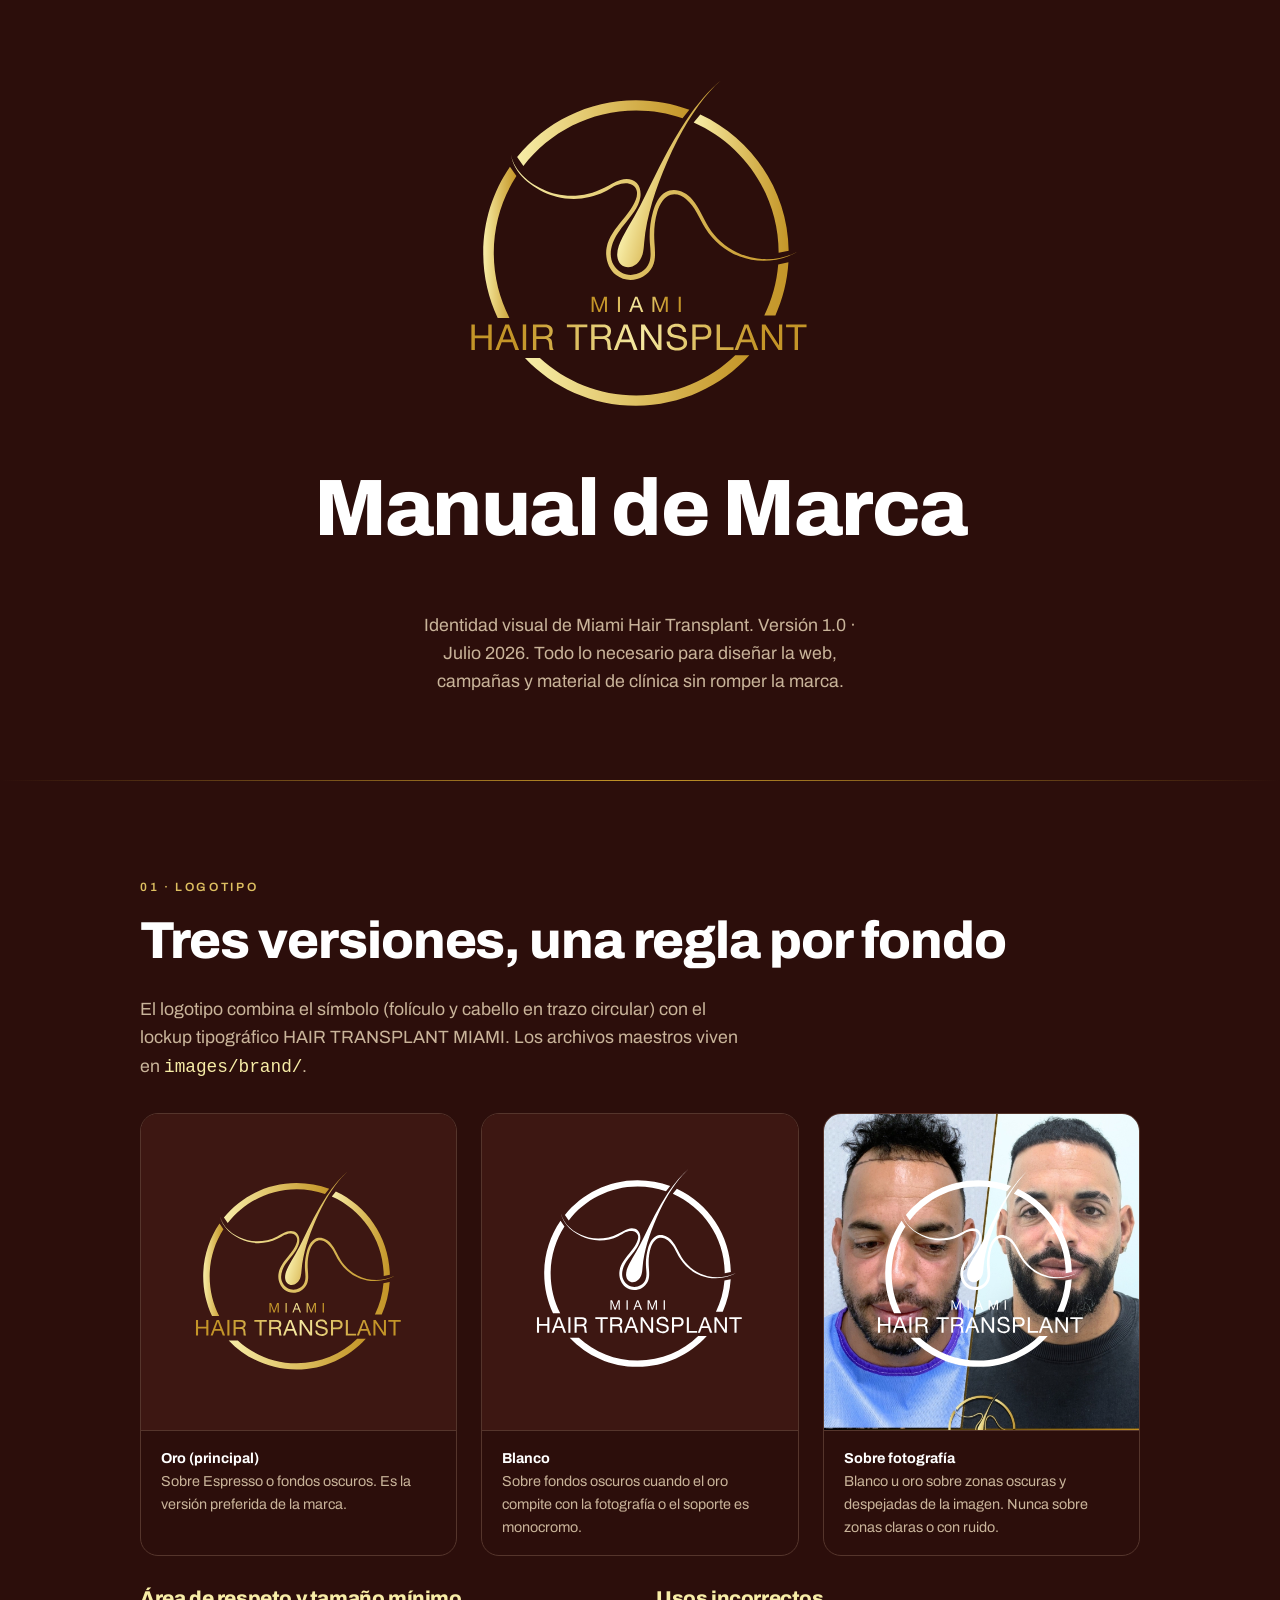
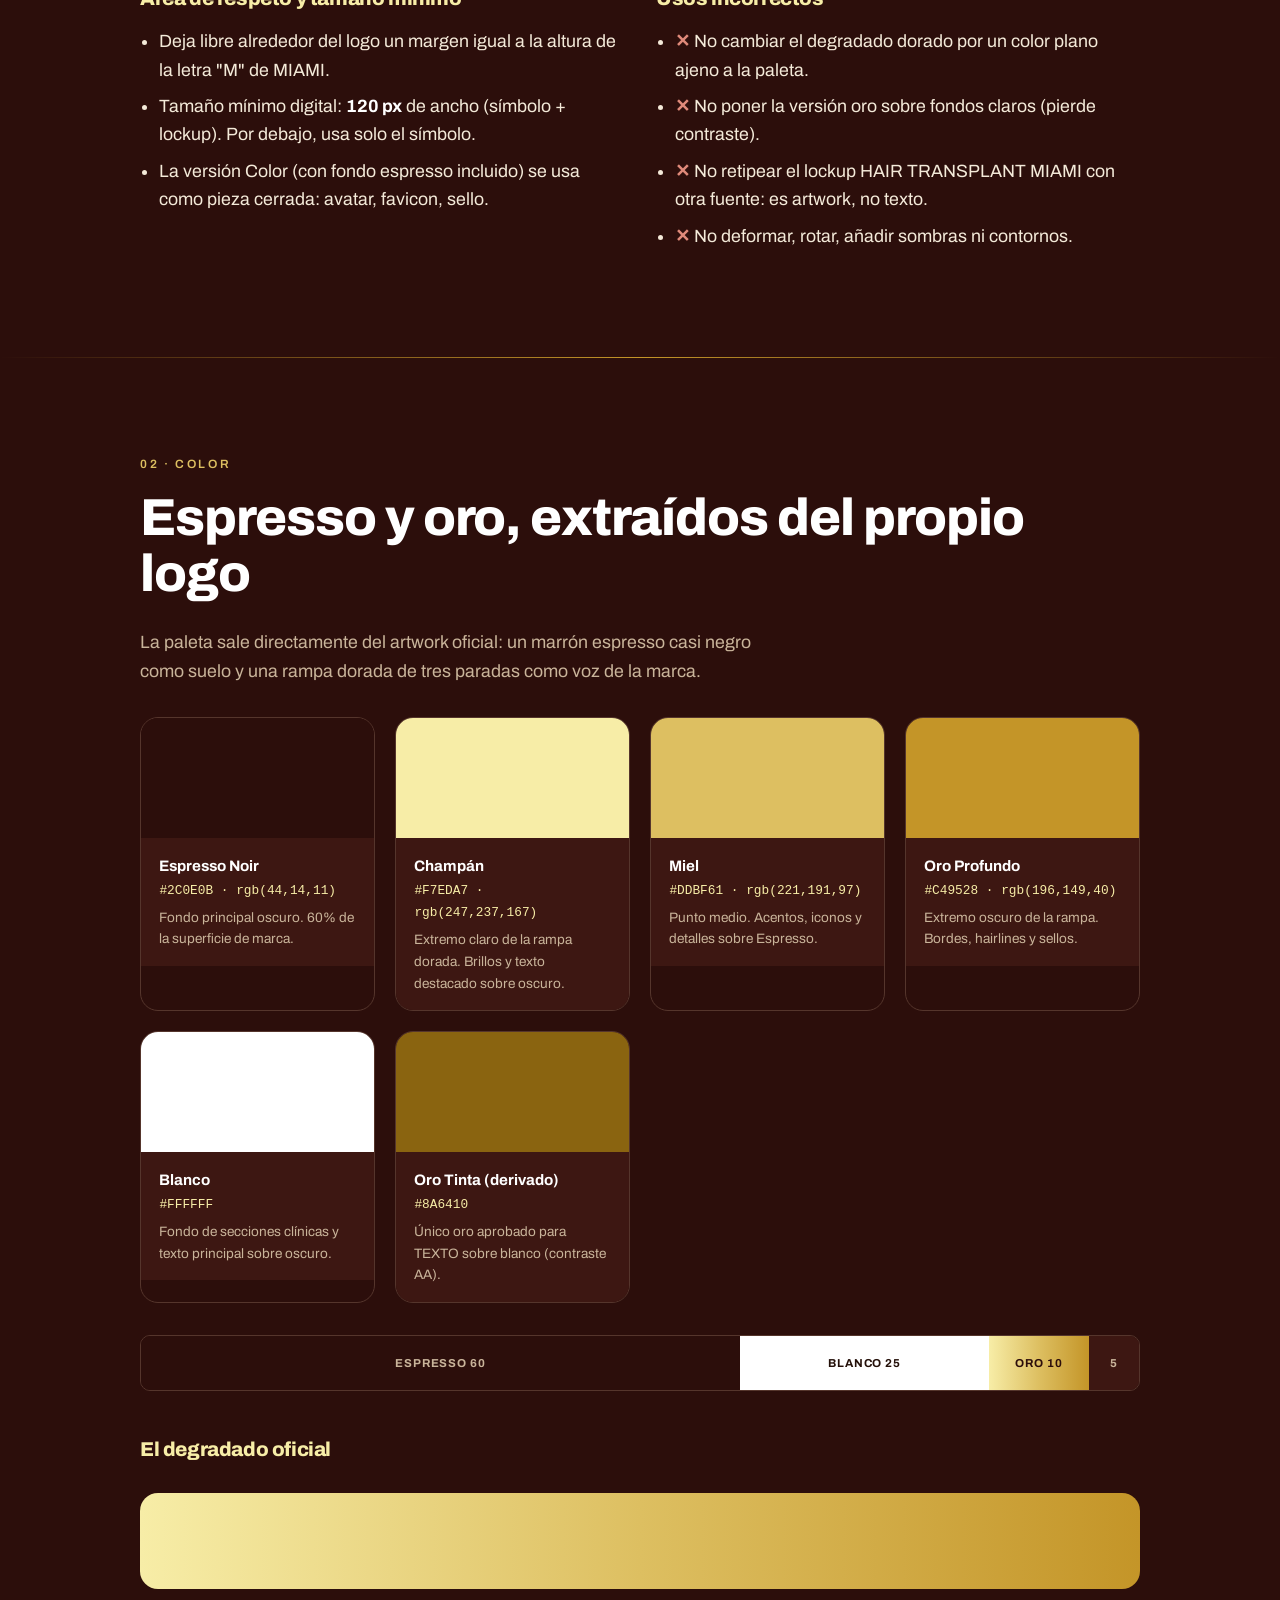
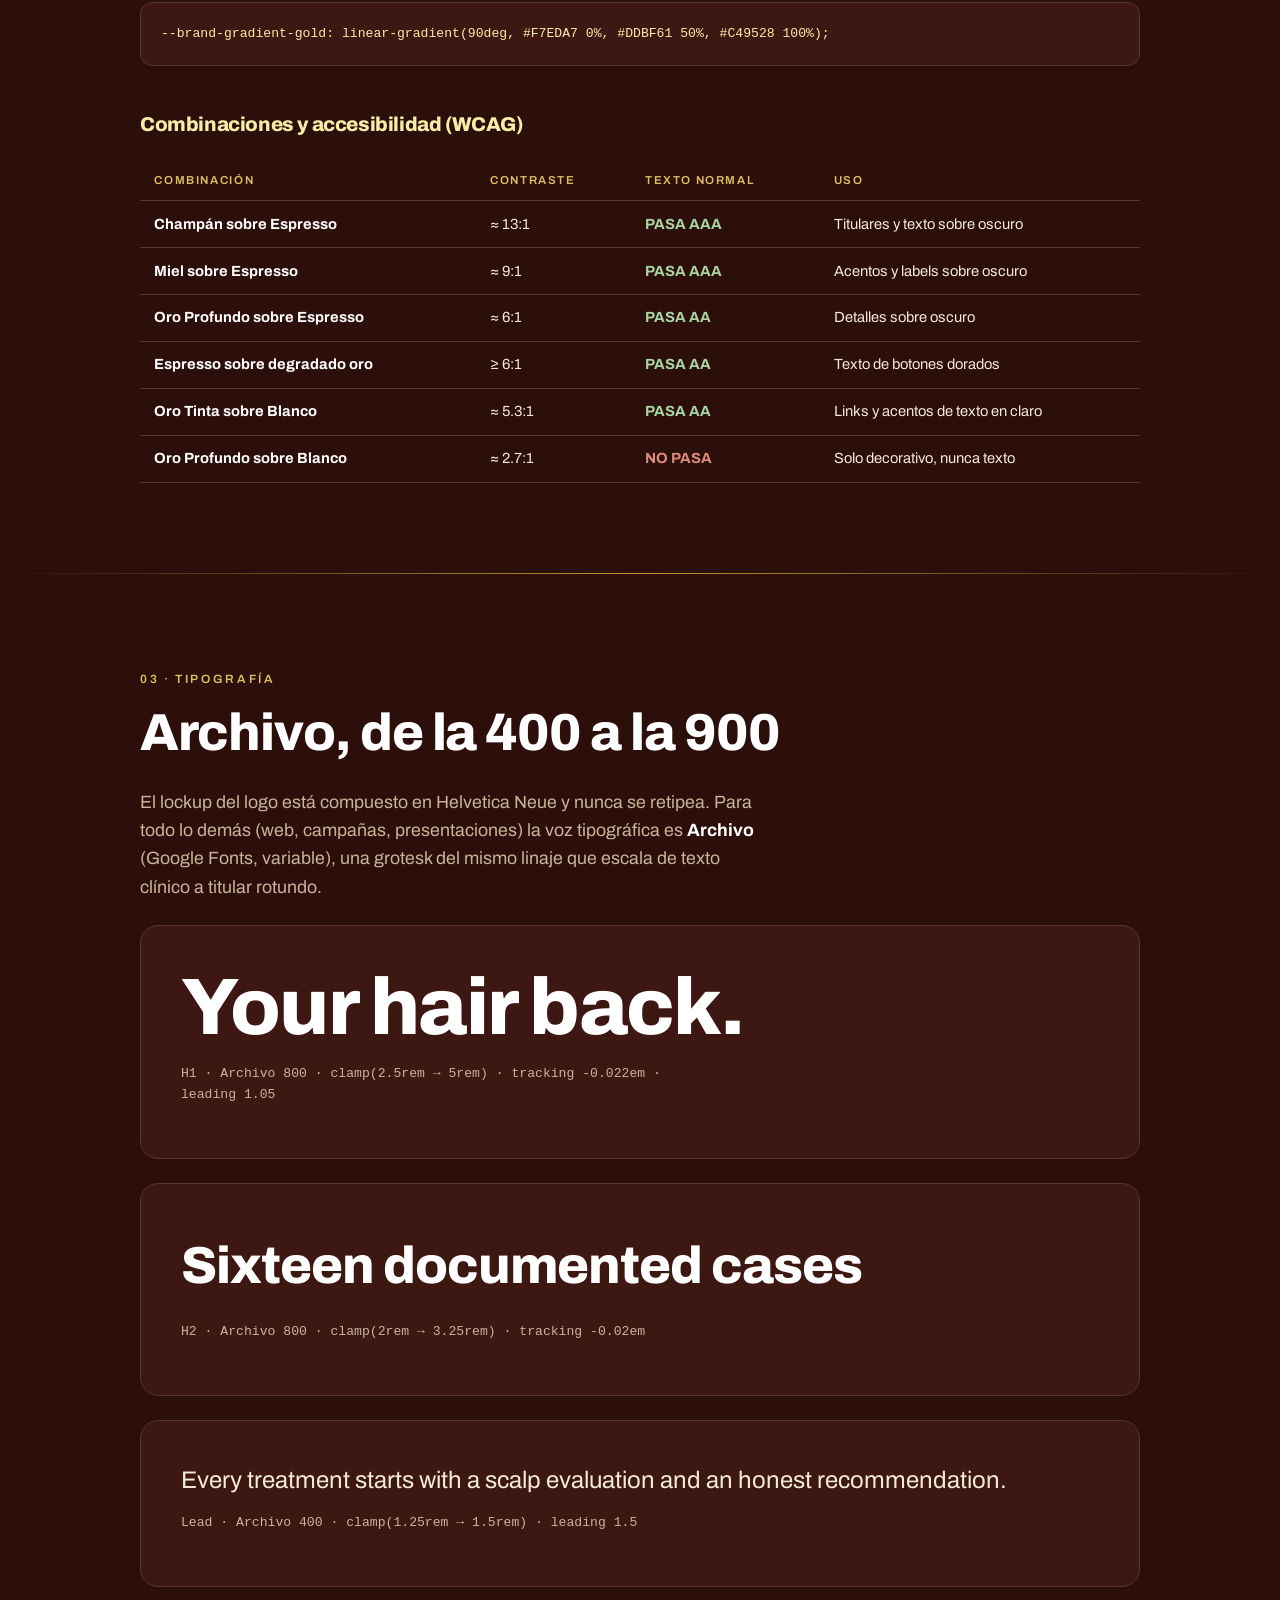
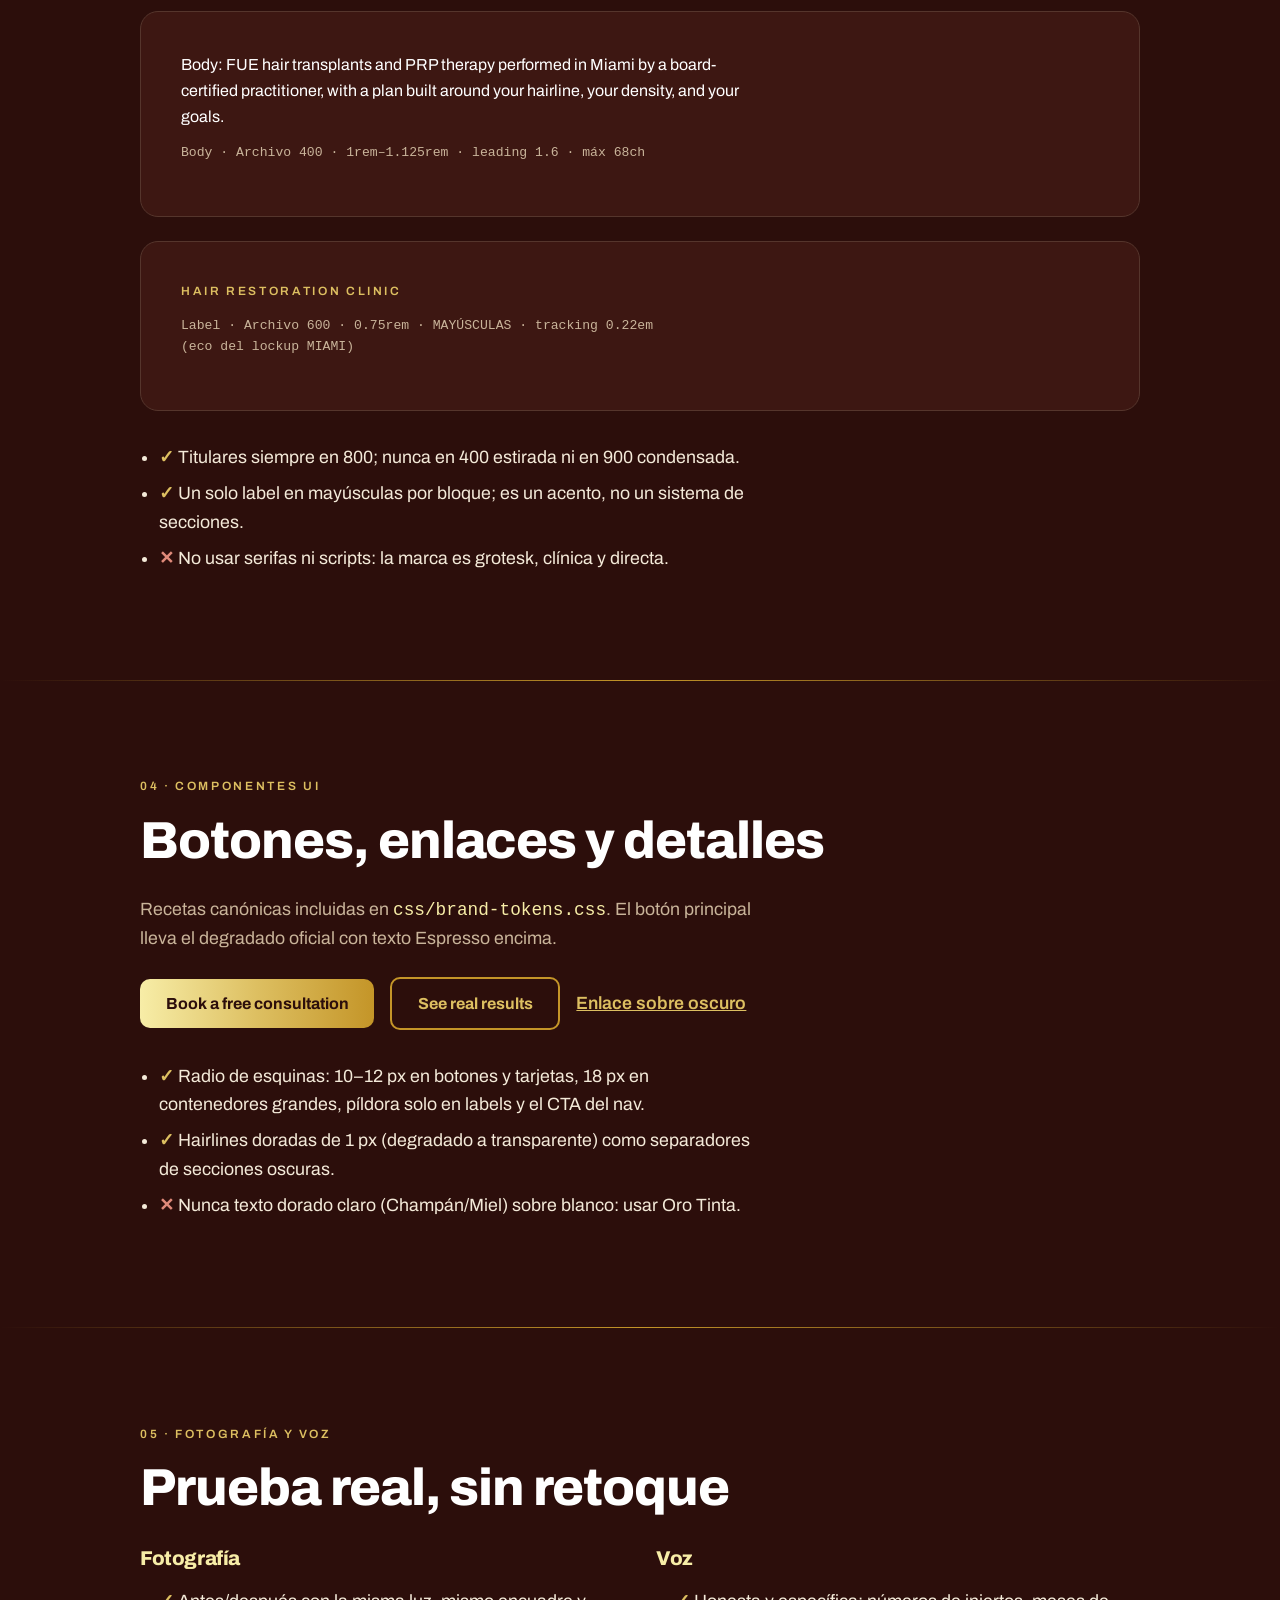
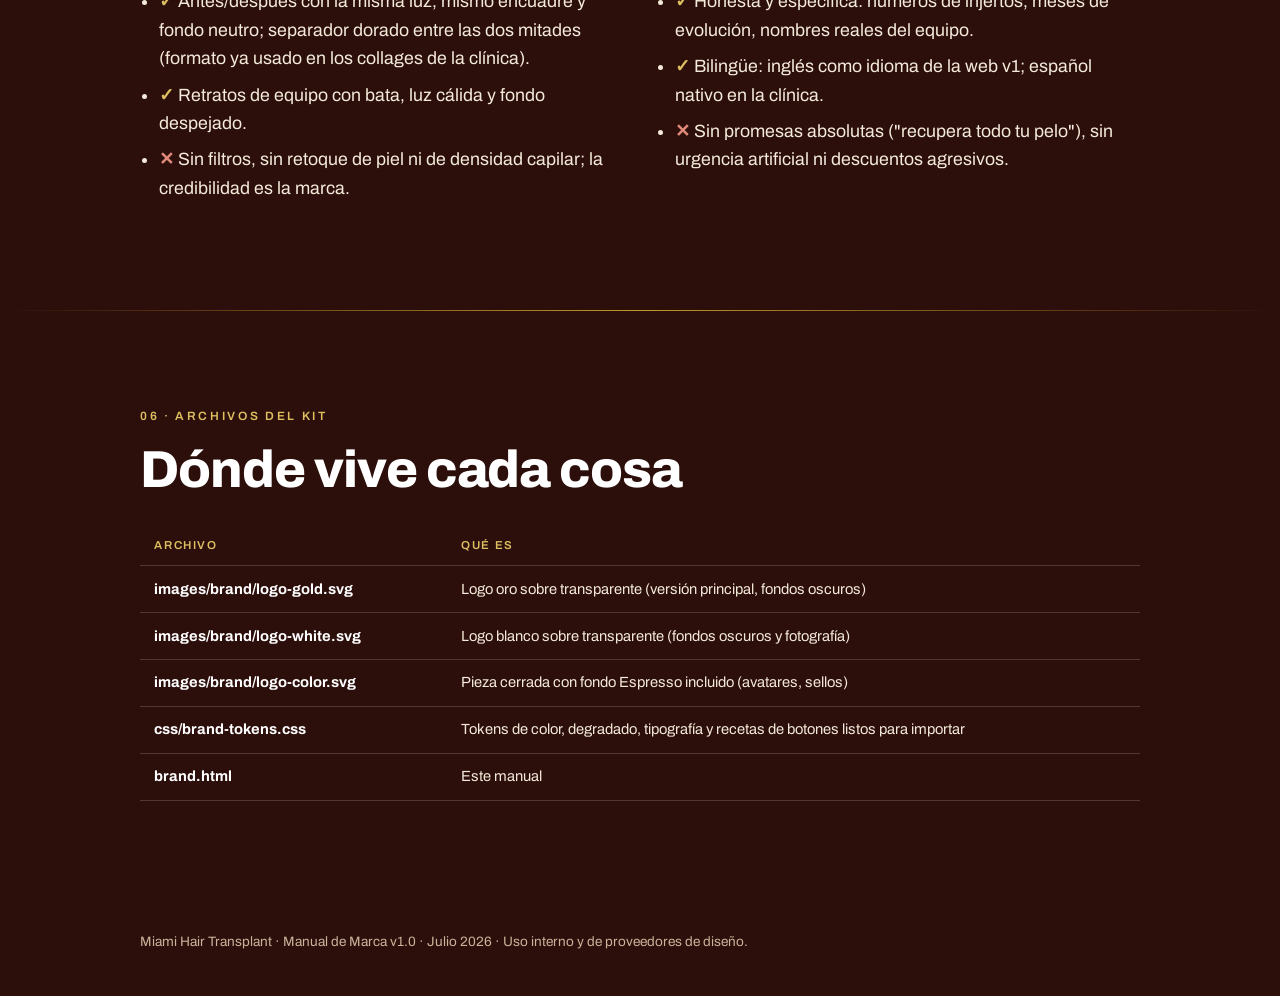
<file: brand.html>
<!DOCTYPE html>
<html lang="es">
<head>
  <meta charset="UTF-8">
  <meta name="viewport" content="width=device-width, initial-scale=1.0">
  <title>Manual de Marca | Miami Hair Transplant</title>
  <meta name="description" content="Manual de identidad de marca de Miami Hair Transplant: logo, color, tipografía y reglas de uso.">
  <meta name="robots" content="noindex">

  <link rel="preconnect" href="https://fonts.googleapis.com">
  <link rel="preconnect" href="https://fonts.gstatic.com" crossorigin>
  <link href="https://fonts.googleapis.com/css2?family=Archivo:ital,wght@0,400..900;1,400..900&display=swap" rel="stylesheet">
  <link rel="stylesheet" href="css/brand-tokens.css">

  <style>
    * { box-sizing: border-box; }
    body {
      margin: 0;
      background: var(--brand-espresso);
      color: var(--brand-cream-text);
      font-family: var(--brand-font);
      font-size: var(--brand-text-body);
      line-height: 1.6;
      -webkit-font-smoothing: antialiased;
    }
    .wrap { max-width: 1080px; margin-inline: auto; padding-inline: clamp(1.25rem, 4vw, 2.5rem); }
    section { padding-block: clamp(3.5rem, 7vw, 6rem); }
    h1, h2, h3 { font-weight: 800; letter-spacing: var(--brand-tracking-display); line-height: 1.08; margin: 0 0 0.5em; }
    h1 { font-size: var(--brand-text-h1); color: #fff; }
    h2 { font-size: var(--brand-text-h2); color: #fff; }
    h3 { font-size: 1.25rem; color: var(--brand-champagne); }
    p { max-width: 62ch; }
    .muted { color: var(--brand-muted-on-dark); }

    .kicker {
      display: inline-block;
      font-weight: 600;
      font-size: 0.75rem;
      text-transform: uppercase;
      letter-spacing: var(--brand-tracking-caps);
      color: var(--brand-honey);
      margin-bottom: 1rem;
    }

    .rule { border: 0; height: 1px; background: linear-gradient(90deg, transparent, var(--brand-gold) 50%, transparent); margin: 0; }

    /* Cover */
    .cover { min-height: min(88vh, 780px); display: grid; place-content: center; text-align: center; padding-block: 4rem; }
    .cover img { width: min(360px, 70vw); margin-inline: auto; margin-bottom: 2.5rem; }
    .cover .muted { max-width: 46ch; margin-inline: auto; }

    /* Logo grid */
    .logo-grid { display: grid; grid-template-columns: repeat(auto-fit, minmax(260px, 1fr)); gap: 1.5rem; margin-top: 2rem; }
    .logo-cell { border: 1px solid var(--brand-line-dark); border-radius: var(--brand-radius-lg); overflow: hidden; }
    .logo-cell .stage { display: grid; place-items: center; aspect-ratio: 1; padding: 2rem; }
    .logo-cell img { width: 100%; max-width: 220px; }
    .stage-espresso { background: var(--brand-espresso-2); }
    .stage-white { background: #fff; }
    .stage-photo { background: url("images/cases/case-02/1.jpg") center / cover; }
    .logo-cell figcaption { padding: 1rem 1.25rem; font-size: 0.9rem; border-top: 1px solid var(--brand-line-dark); }
    .logo-cell figcaption strong { color: #fff; display: block; }
    .logo-cell figcaption span { color: var(--brand-muted-on-dark); }
    figure { margin: 0; }

    ul.rules { padding-left: 1.2rem; }
    ul.rules li { margin-bottom: 0.5rem; max-width: 60ch; }
    ul.rules .si { color: var(--brand-honey); font-weight: 700; }
    ul.rules .no { color: #e08a7a; font-weight: 700; }

    /* Color */
    .swatches { display: grid; grid-template-columns: repeat(auto-fit, minmax(190px, 1fr)); gap: 1.25rem; margin-top: 2rem; }
    .swatch { border-radius: var(--brand-radius-lg); overflow: hidden; border: 1px solid var(--brand-line-dark); }
    .swatch .chip { height: 120px; }
    .swatch .data { padding: 1rem 1.15rem; font-size: 0.85rem; background: var(--brand-espresso-2); }
    .swatch .data strong { color: #fff; display: block; font-size: 0.95rem; }
    .swatch .data code { color: var(--brand-champagne); font-family: ui-monospace, Menlo, monospace; font-size: 0.8rem; }
    .swatch .data span { display: block; color: var(--brand-muted-on-dark); margin-top: 0.35rem; }

    .prop-bar { display: flex; height: 56px; border-radius: 10px; overflow: hidden; margin-top: 2rem; border: 1px solid var(--brand-line-dark); font-size: 0.72rem; font-weight: 700; letter-spacing: 0.08em; }
    .prop-bar div { display: grid; place-items: center; }

    .gradient-demo { height: 96px; border-radius: var(--brand-radius-lg); background: var(--brand-gradient-gold); margin-top: 2rem; }
    pre.code {
      background: var(--brand-espresso-2);
      border: 1px solid var(--brand-line-dark);
      border-radius: var(--brand-radius);
      padding: 1.25rem;
      overflow-x: auto;
      font-family: ui-monospace, Menlo, monospace;
      font-size: 0.82rem;
      color: var(--brand-champagne);
      line-height: 1.7;
    }

    table { width: 100%; border-collapse: collapse; margin-top: 1.5rem; font-size: 0.92rem; }
    th, td { text-align: left; padding: 0.7rem 0.9rem; border-bottom: 1px solid var(--brand-line-dark); }
    th { color: var(--brand-honey); font-weight: 600; text-transform: uppercase; font-size: 0.72rem; letter-spacing: 0.14em; }
    td strong { color: #fff; }
    .pass { color: #a8d5a2; font-weight: 700; }
    .fail { color: #e08a7a; font-weight: 700; }

    /* Type specimens */
    .specimen { border: 1px solid var(--brand-line-dark); border-radius: var(--brand-radius-lg); padding: clamp(1.5rem, 4vw, 2.5rem); margin-top: 1.5rem; background: var(--brand-espresso-2); }
    .specimen .demo { color: #fff; margin: 0 0 0.75rem; }
    .specimen .spec { font-size: 0.82rem; color: var(--brand-muted-on-dark); font-family: ui-monospace, Menlo, monospace; }

    /* UI samples */
    .ui-row { display: flex; flex-wrap: wrap; gap: 1rem; align-items: center; margin-top: 1.5rem; }
    .brand-btn-gold, .brand-btn-ghost-gold { font-size: 1rem; cursor: pointer; }

    .two-col { display: grid; grid-template-columns: repeat(auto-fit, minmax(300px, 1fr)); gap: 2rem; margin-top: 2rem; }

    footer { padding: 2.5rem 0 3rem; font-size: 0.85rem; color: var(--brand-muted-on-dark); }
  </style>
</head>
<body>

  <!-- ============ PORTADA ============ -->
  <section class="cover wrap">
    <img src="images/brand/logo-gold.svg" alt="Logo de Miami Hair Transplant en oro">
    <h1>Manual de Marca</h1>
    <p class="muted">Identidad visual de Miami Hair Transplant. Versión 1.0 · Julio 2026. Todo lo necesario para diseñar la web, campañas y material de clínica sin romper la marca.</p>
  </section>

  <hr class="rule">

  <!-- ============ LOGO ============ -->
  <section class="wrap" id="logo">
    <span class="kicker">01 · Logotipo</span>
    <h2>Tres versiones, una regla por fondo</h2>
    <p class="muted">El logotipo combina el símbolo (folículo y cabello en trazo circular) con el lockup tipográfico HAIR TRANSPLANT MIAMI. Los archivos maestros viven en <code style="color: var(--brand-champagne)">images/brand/</code>.</p>

    <div class="logo-grid">
      <figure class="logo-cell">
        <div class="stage stage-espresso"><img src="images/brand/logo-gold.svg" alt="Versión oro sobre fondo espresso"></div>
        <figcaption><strong>Oro (principal)</strong><span>Sobre Espresso o fondos oscuros. Es la versión preferida de la marca.</span></figcaption>
      </figure>
      <figure class="logo-cell">
        <div class="stage stage-espresso"><img src="images/brand/logo-white.svg" alt="Versión blanca sobre fondo espresso"></div>
        <figcaption><strong>Blanco</strong><span>Sobre fondos oscuros cuando el oro compite con la fotografía o el soporte es monocromo.</span></figcaption>
      </figure>
      <figure class="logo-cell">
        <div class="stage stage-photo"><img src="images/brand/logo-white.svg" alt="Versión blanca sobre fotografía"></div>
        <figcaption><strong>Sobre fotografía</strong><span>Blanco u oro sobre zonas oscuras y despejadas de la imagen. Nunca sobre zonas claras o con ruido.</span></figcaption>
      </figure>
    </div>

    <div class="two-col">
      <div>
        <h3>Área de respeto y tamaño mínimo</h3>
        <ul class="rules">
          <li>Deja libre alrededor del logo un margen igual a la altura de la letra "M" de MIAMI.</li>
          <li>Tamaño mínimo digital: <strong style="color:#fff">120 px</strong> de ancho (símbolo + lockup). Por debajo, usa solo el símbolo.</li>
          <li>La versión Color (con fondo espresso incluido) se usa como pieza cerrada: avatar, favicon, sello.</li>
        </ul>
      </div>
      <div>
        <h3>Usos incorrectos</h3>
        <ul class="rules">
          <li><span class="no">✕</span> No cambiar el degradado dorado por un color plano ajeno a la paleta.</li>
          <li><span class="no">✕</span> No poner la versión oro sobre fondos claros (pierde contraste).</li>
          <li><span class="no">✕</span> No retipear el lockup HAIR TRANSPLANT MIAMI con otra fuente: es artwork, no texto.</li>
          <li><span class="no">✕</span> No deformar, rotar, añadir sombras ni contornos.</li>
        </ul>
      </div>
    </div>
  </section>

  <hr class="rule">

  <!-- ============ COLOR ============ -->
  <section class="wrap" id="color">
    <span class="kicker">02 · Color</span>
    <h2>Espresso y oro, extraídos del propio logo</h2>
    <p class="muted">La paleta sale directamente del artwork oficial: un marrón espresso casi negro como suelo y una rampa dorada de tres paradas como voz de la marca.</p>

    <div class="swatches">
      <div class="swatch">
        <div class="chip" style="background:#2c0e0b"></div>
        <div class="data"><strong>Espresso Noir</strong><code>#2C0E0B · rgb(44,14,11)</code><span>Fondo principal oscuro. 60% de la superficie de marca.</span></div>
      </div>
      <div class="swatch">
        <div class="chip" style="background:#f7eda7"></div>
        <div class="data"><strong>Champán</strong><code>#F7EDA7 · rgb(247,237,167)</code><span>Extremo claro de la rampa dorada. Brillos y texto destacado sobre oscuro.</span></div>
      </div>
      <div class="swatch">
        <div class="chip" style="background:#ddbf61"></div>
        <div class="data"><strong>Miel</strong><code>#DDBF61 · rgb(221,191,97)</code><span>Punto medio. Acentos, iconos y detalles sobre Espresso.</span></div>
      </div>
      <div class="swatch">
        <div class="chip" style="background:#c49528"></div>
        <div class="data"><strong>Oro Profundo</strong><code>#C49528 · rgb(196,149,40)</code><span>Extremo oscuro de la rampa. Bordes, hairlines y sellos.</span></div>
      </div>
      <div class="swatch">
        <div class="chip" style="background:#ffffff"></div>
        <div class="data"><strong>Blanco</strong><code>#FFFFFF</code><span>Fondo de secciones clínicas y texto principal sobre oscuro.</span></div>
      </div>
      <div class="swatch">
        <div class="chip" style="background:#8a6410"></div>
        <div class="data"><strong>Oro Tinta (derivado)</strong><code>#8A6410</code><span>Único oro aprobado para TEXTO sobre blanco (contraste AA).</span></div>
      </div>
    </div>

    <div class="prop-bar" aria-label="Proporciones de uso del color">
      <div style="flex: 60; background:#2c0e0b; color:#c9b49a;">ESPRESSO 60</div>
      <div style="flex: 25; background:#ffffff; color:#241009;">BLANCO 25</div>
      <div style="flex: 10; background: var(--brand-gradient-gold); color:#2c0e0b;">ORO 10</div>
      <div style="flex: 5; background:#3d1712; color:#c9b49a;">5</div>
    </div>

    <h3 style="margin-top: 3rem;">El degradado oficial</h3>
    <div class="gradient-demo" role="img" aria-label="Degradado dorado oficial de champán a oro profundo"></div>
    <pre class="code">--brand-gradient-gold: linear-gradient(90deg, #F7EDA7 0%, #DDBF61 50%, #C49528 100%);</pre>

    <h3 style="margin-top: 3rem;">Combinaciones y accesibilidad (WCAG)</h3>
    <table>
      <thead><tr><th>Combinación</th><th>Contraste</th><th>Texto normal</th><th>Uso</th></tr></thead>
      <tbody>
        <tr><td><strong>Champán sobre Espresso</strong></td><td>≈ 13:1</td><td class="pass">PASA AAA</td><td>Titulares y texto sobre oscuro</td></tr>
        <tr><td><strong>Miel sobre Espresso</strong></td><td>≈ 9:1</td><td class="pass">PASA AAA</td><td>Acentos y labels sobre oscuro</td></tr>
        <tr><td><strong>Oro Profundo sobre Espresso</strong></td><td>≈ 6:1</td><td class="pass">PASA AA</td><td>Detalles sobre oscuro</td></tr>
        <tr><td><strong>Espresso sobre degradado oro</strong></td><td>≥ 6:1</td><td class="pass">PASA AA</td><td>Texto de botones dorados</td></tr>
        <tr><td><strong>Oro Tinta sobre Blanco</strong></td><td>≈ 5.3:1</td><td class="pass">PASA AA</td><td>Links y acentos de texto en claro</td></tr>
        <tr><td><strong>Oro Profundo sobre Blanco</strong></td><td>≈ 2.7:1</td><td class="fail">NO PASA</td><td>Solo decorativo, nunca texto</td></tr>
      </tbody>
    </table>
  </section>

  <hr class="rule">

  <!-- ============ TIPOGRAFÍA ============ -->
  <section class="wrap" id="tipografia">
    <span class="kicker">03 · Tipografía</span>
    <h2>Archivo, de la 400 a la 900</h2>
    <p class="muted">El lockup del logo está compuesto en Helvetica Neue y nunca se retipea. Para todo lo demás (web, campañas, presentaciones) la voz tipográfica es <strong style="color:#fff">Archivo</strong> (Google Fonts, variable), una grotesk del mismo linaje que escala de texto clínico a titular rotundo.</p>

    <div class="specimen">
      <p class="demo" style="font-size: var(--brand-text-h1); font-weight: 800; letter-spacing: -0.022em; line-height: 1.05;">Your hair back.</p>
      <p class="spec">H1 · Archivo 800 · clamp(2.5rem → 5rem) · tracking -0.022em · leading 1.05</p>
    </div>
    <div class="specimen">
      <p class="demo" style="font-size: var(--brand-text-h2); font-weight: 800; letter-spacing: -0.02em;">Sixteen documented cases</p>
      <p class="spec">H2 · Archivo 800 · clamp(2rem → 3.25rem) · tracking -0.02em</p>
    </div>
    <div class="specimen">
      <p class="demo" style="font-size: var(--brand-text-lead); font-weight: 400; color: var(--brand-cream-text);">Every treatment starts with a scalp evaluation and an honest recommendation.</p>
      <p class="spec">Lead · Archivo 400 · clamp(1.25rem → 1.5rem) · leading 1.5</p>
    </div>
    <div class="specimen">
      <p class="demo" style="font-size: 1rem; font-weight: 400;">Body: FUE hair transplants and PRP therapy performed in Miami by a board-certified practitioner, with a plan built around your hairline, your density, and your goals.</p>
      <p class="spec">Body · Archivo 400 · 1rem–1.125rem · leading 1.6 · máx 68ch</p>
    </div>
    <div class="specimen">
      <p class="demo brand-label" style="color: var(--brand-honey);">Hair Restoration Clinic</p>
      <p class="spec">Label · Archivo 600 · 0.75rem · MAYÚSCULAS · tracking 0.22em (eco del lockup MIAMI)</p>
    </div>

    <ul class="rules" style="margin-top: 2rem;">
      <li><span class="si">✓</span> Titulares siempre en 800; nunca en 400 estirada ni en 900 condensada.</li>
      <li><span class="si">✓</span> Un solo label en mayúsculas por bloque; es un acento, no un sistema de secciones.</li>
      <li><span class="no">✕</span> No usar serifas ni scripts: la marca es grotesk, clínica y directa.</li>
    </ul>
  </section>

  <hr class="rule">

  <!-- ============ UI ============ -->
  <section class="wrap" id="ui">
    <span class="kicker">04 · Componentes UI</span>
    <h2>Botones, enlaces y detalles</h2>
    <p class="muted">Recetas canónicas incluidas en <code style="color: var(--brand-champagne)">css/brand-tokens.css</code>. El botón principal lleva el degradado oficial con texto Espresso encima.</p>

    <div class="ui-row">
      <button class="brand-btn-gold">Book a free consultation</button>
      <button class="brand-btn-ghost-gold">See real results</button>
      <a href="#ui" style="color: var(--brand-honey); font-weight: 600;">Enlace sobre oscuro</a>
    </div>

    <ul class="rules" style="margin-top: 2rem;">
      <li><span class="si">✓</span> Radio de esquinas: 10–12 px en botones y tarjetas, 18 px en contenedores grandes, píldora solo en labels y el CTA del nav.</li>
      <li><span class="si">✓</span> Hairlines doradas de 1 px (degradado a transparente) como separadores de secciones oscuras.</li>
      <li><span class="no">✕</span> Nunca texto dorado claro (Champán/Miel) sobre blanco: usar Oro Tinta.</li>
    </ul>
  </section>

  <hr class="rule">

  <!-- ============ FOTOGRAFÍA Y VOZ ============ -->
  <section class="wrap" id="foto">
    <span class="kicker">05 · Fotografía y voz</span>
    <h2>Prueba real, sin retoque</h2>
    <div class="two-col">
      <div>
        <h3>Fotografía</h3>
        <ul class="rules">
          <li><span class="si">✓</span> Antes/después con la misma luz, mismo encuadre y fondo neutro; separador dorado entre las dos mitades (formato ya usado en los collages de la clínica).</li>
          <li><span class="si">✓</span> Retratos de equipo con bata, luz cálida y fondo despejado.</li>
          <li><span class="no">✕</span> Sin filtros, sin retoque de piel ni de densidad capilar; la credibilidad es la marca.</li>
        </ul>
      </div>
      <div>
        <h3>Voz</h3>
        <ul class="rules">
          <li><span class="si">✓</span> Honesta y específica: números de injertos, meses de evolución, nombres reales del equipo.</li>
          <li><span class="si">✓</span> Bilingüe: inglés como idioma de la web v1; español nativo en la clínica.</li>
          <li><span class="no">✕</span> Sin promesas absolutas ("recupera todo tu pelo"), sin urgencia artificial ni descuentos agresivos.</li>
        </ul>
      </div>
    </div>
  </section>

  <hr class="rule">

  <!-- ============ ARCHIVOS ============ -->
  <section class="wrap" id="assets">
    <span class="kicker">06 · Archivos del kit</span>
    <h2>Dónde vive cada cosa</h2>
    <table>
      <thead><tr><th>Archivo</th><th>Qué es</th></tr></thead>
      <tbody>
        <tr><td><strong>images/brand/logo-gold.svg</strong></td><td>Logo oro sobre transparente (versión principal, fondos oscuros)</td></tr>
        <tr><td><strong>images/brand/logo-white.svg</strong></td><td>Logo blanco sobre transparente (fondos oscuros y fotografía)</td></tr>
        <tr><td><strong>images/brand/logo-color.svg</strong></td><td>Pieza cerrada con fondo Espresso incluido (avatares, sellos)</td></tr>
        <tr><td><strong>css/brand-tokens.css</strong></td><td>Tokens de color, degradado, tipografía y recetas de botones listos para importar</td></tr>
        <tr><td><strong>brand.html</strong></td><td>Este manual</td></tr>
      </tbody>
    </table>
  </section>

  <footer class="wrap">
    Miami Hair Transplant · Manual de Marca v1.0 · Julio 2026 · Uso interno y de proveedores de diseño.
  </footer>

</body>
</html>
</file>
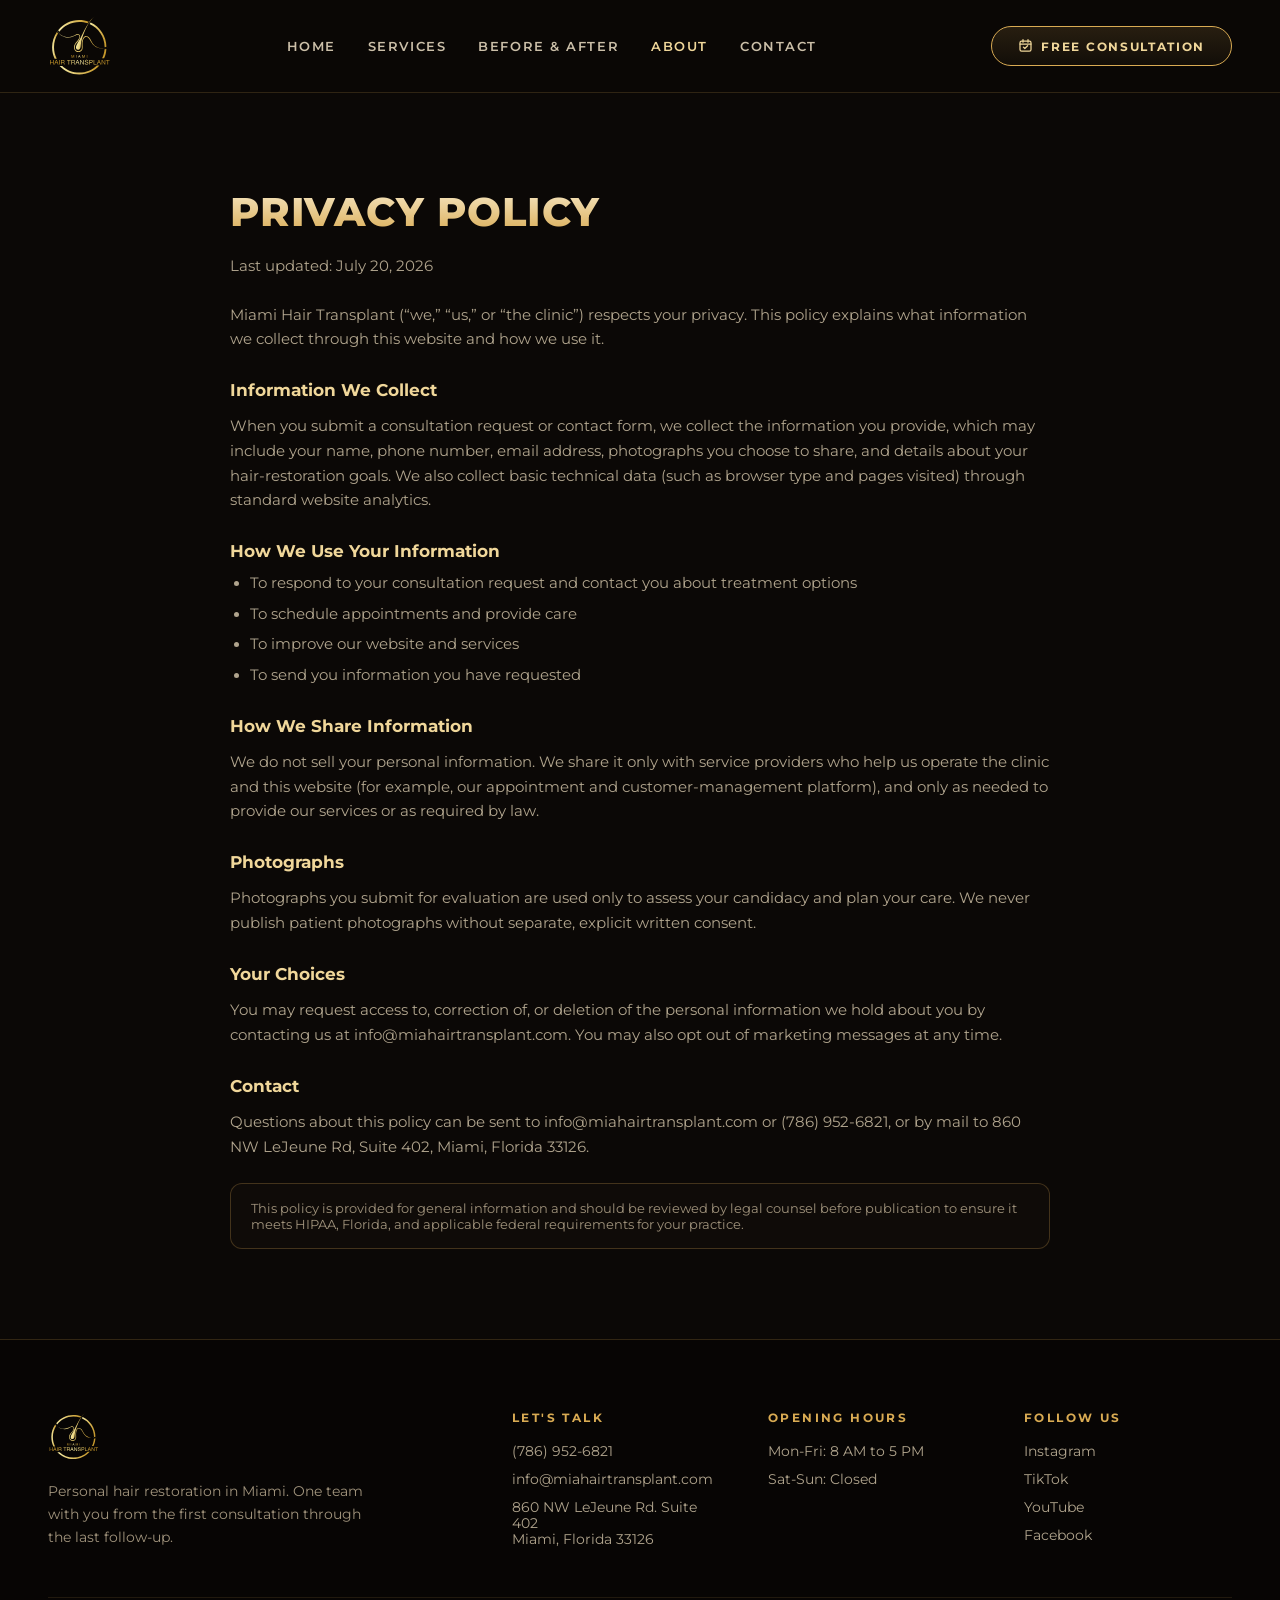
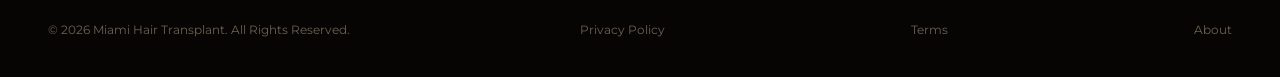
<file: privacy.html>
<!DOCTYPE html>
<html lang="en">
<head>
  <meta charset="UTF-8">
  <meta http-equiv="Cache-Control" content="no-cache">
  <meta name="viewport" content="width=device-width, initial-scale=1.0">
  <title>Privacy Policy | Miami Hair Transplant</title>
  <meta name="description" content="Privacy Policy for Miami Hair Transplant: what we collect through this website and how we use it.">
  <meta name="robots" content="noindex">
  <meta property="og:title" content="Privacy Policy | Miami Hair Transplant">
  <meta property="og:type" content="website">
  <meta property="og:url" content="https://miahairtransplant.com/privacy.html">

  <link rel="preconnect" href="https://fonts.googleapis.com">
  <link rel="preconnect" href="https://fonts.gstatic.com" crossorigin>
  <link href="https://fonts.googleapis.com/css2?family=Montserrat:wght@400;500;600;700;800&display=swap" rel="stylesheet">
  <link rel="stylesheet" href="css/site.css?v=21">
  <style>
    .ab-legal { padding: 80px 48px 90px; }
    .ab-legal .ab-inner { max-width: 820px; margin: 0 auto; }
    .ab-legal h2 { font-size: clamp(28px,22px+1.4vw,40px); }
    .ab-legal h3 { margin: 28px 0 8px; font-size: 17px; color: #f0d79a; }
    .ab-legal p, .ab-legal li { font-size: 14.5px; line-height: 1.7; color: #b0a48d; }
    .ab-legal ul { padding-left: 20px; margin: 10px 0 18px; }
    .ab-legal li { margin-bottom: 6px; }
    .ab-updated { font-size: 12.5px; color: #8a7f6b; margin-bottom: 24px; }
    .ab-legal-note {
      border: 1px solid rgba(217,171,83,.25); border-radius: 12px;
      background: rgba(20,15,10,.5); padding: 16px 20px; margin-top: 24px;
      font-size: 13px; color: #a0937c;
    }
    @media (max-width: 700px) { .ab-legal { padding: 54px 20px 60px; } }
  </style>
</head>
<body>
  <svg width="0" height="0" style="position:absolute" aria-hidden="true"><defs>
    <linearGradient id="icoGrad" x1="0" y1="0" x2="1" y2="1">
      <stop offset="0" stop-color="#f7e9c8"/><stop offset=".5" stop-color="#e2c06a"/><stop offset="1" stop-color="#bd8b1d"/>
    </linearGradient>
  </defs></svg>

  <!-- NAV -->
  <header class="nav">
    <a href="index.html#top" class="nav-logo">
      <img src="images/brand/logo-gold.svg" alt="Miami Hair Transplant">
    </a>
    <nav class="nav-links" aria-label="Main">
      <a href="index.html">Home</a>
      <a href="services.html">Services</a>
      <a href="before-after.html">Before &amp; After</a>
      <a href="about.html" style="color:#f0d79a">About</a>
      <a href="about.html#contact">Contact</a>
    </nav>
    <div class="nav-right">
      <a href="#consult" class="nav-cta"><svg viewBox="0 0 24 24" width="15" height="15" fill="none" stroke="currentColor" stroke-width="2" stroke-linecap="round" stroke-linejoin="round" aria-hidden="true"><rect x="3.2" y="4.8" width="17.6" height="16" rx="2.6"/><path d="M3.2 9.6h17.6M8 2.6v4M16 2.6v4"/><path d="M8.6 14.6l2.3 2.3 4.5-4.5"/></svg>Free Consultation</a>
      <a href="tel:+17869526821" class="nav-ico" aria-label="Call (786) 952-6821"><svg viewBox="0 0 24 24" width="19" height="19" fill="url(#icoGrad)" aria-hidden="true"><path d="M6.8 2.8c.7-.2 1.4.1 1.8.7l1.9 3c.4.6.3 1.4-.2 1.9l-1.2 1.2c1 2 2.6 3.6 4.6 4.6l1.2-1.2c.5-.5 1.3-.6 1.9-.2l3 1.9c.6.4.9 1.1.7 1.8l-.7 2.6c-.2.8-.9 1.3-1.7 1.3C10.6 20.4 3.6 13.4 3.6 5.2c0-.8.5-1.5 1.3-1.7z"/></svg></a>
      <a href="#consult" class="nav-ico" aria-label="Book a free consultation"><svg viewBox="0 0 24 24" width="19" height="19" fill="none" stroke="url(#icoGrad)" stroke-width="2" stroke-linecap="round" stroke-linejoin="round" aria-hidden="true"><rect x="3.2" y="4.8" width="17.6" height="16" rx="2.6"/><path d="M3.2 9.6h17.6M8 2.6v4M16 2.6v4"/><path d="M8.6 14.6l2.3 2.3 4.5-4.5"/></svg></a>
      <button class="nav-burger" aria-label="Open menu" aria-expanded="false" aria-controls="drawer">
        <span></span><span></span><span></span>
      </button>
    </div>
  </header>

  <div class="drawer-scrim" id="drawer-scrim" hidden></div>
  <aside class="drawer" id="drawer" aria-hidden="true" aria-label="Menu">
    <button class="drawer-close" aria-label="Close menu"><svg viewBox="0 0 24 24" width="22" height="22" fill="none" stroke="url(#icoGrad)" stroke-width="2.2" stroke-linecap="round" aria-hidden="true"><path d="M5 5l14 14M19 5L5 19"/></svg></button>
    <div class="drawer-head">
      <img src="images/brand/logo-gold.svg" alt="Miami Hair Transplant">
    </div>
    <nav class="drawer-links" aria-label="Menu">
      <a href="index.html">Home</a>
      <a href="services.html">Services</a>
      <a href="before-after.html">Before &amp; After</a>
      <a href="about.html">About</a>
      <a href="about.html#contact">Contact</a>
    </nav>
    <a class="drawer-cta" href="#consult">Online Consultation</a>
    <a class="drawer-phone" href="tel:+17869526821"><svg viewBox="0 0 24 24" width="18" height="18" fill="url(#icoGrad)" aria-hidden="true"><path d="M6.8 2.8c.7-.2 1.4.1 1.8.7l1.9 3c.4.6.3 1.4-.2 1.9l-1.2 1.2c1 2 2.6 3.6 4.6 4.6l1.2-1.2c.5-.5 1.3-.6 1.9-.2l3 1.9c.6.4.9 1.1.7 1.8l-.7 2.6c-.2.8-.9 1.3-1.7 1.3C10.6 20.4 3.6 13.4 3.6 5.2c0-.8.5-1.5 1.3-1.7z"/></svg>(786) 952-6821</a>
    <div class="drawer-info">
      <div class="drawer-info-item">
        <svg viewBox="0 0 24 24" width="19" height="19" fill="none" stroke="url(#icoGrad)" stroke-width="2" stroke-linecap="round" stroke-linejoin="round" aria-hidden="true"><path d="M12 21.5c4.5-4.4 6.8-8 6.8-11a6.8 6.8 0 1 0-13.6 0c0 3 2.3 6.6 6.8 11z"/><circle cx="12" cy="10.3" r="2.6" fill="url(#icoGrad)" stroke="none"/></svg>
        <span>860 NW LeJeune Rd, Suite 402<br>Miami, Florida 33126</span>
      </div>
      <div class="drawer-info-item">
        <svg viewBox="0 0 24 24" width="19" height="19" fill="none" stroke="url(#icoGrad)" stroke-width="2" stroke-linecap="round" stroke-linejoin="round" aria-hidden="true"><circle cx="12" cy="12" r="8.6"/><path d="M12 7v5.2l3.4 2"/></svg>
        <span>Mon-Fri: 8 AM to 5 PM<br>Sat-Sun: Closed</span>
      </div>
    </div>
    <div class="drawer-social">
      <a href="https://www.instagram.com/miamihairtransplant" aria-label="Instagram"><svg viewBox="0 0 24 24" width="21" height="21" fill="none" stroke="url(#icoGrad)" stroke-width="1.9" stroke-linecap="round" aria-hidden="true"><rect x="3" y="3" width="18" height="18" rx="5"/><circle cx="12" cy="12" r="4.2"/><circle cx="17.4" cy="6.6" r="1.15" fill="url(#icoGrad)" stroke="none"/></svg></a>
      <a href="https://www.tiktok.com/@Miamihairtransplant" aria-label="TikTok"><svg viewBox="0 0 24 24" width="21" height="21" fill="none" stroke="url(#icoGrad)" stroke-width="2.1" stroke-linecap="round" aria-hidden="true"><path d="M13.6 3v11.4a3.7 3.7 0 1 1-3.2-3.66"/><path d="M13.6 5.2c.9 2.2 2.7 3.6 5 3.8"/></svg></a>
      <a href="https://www.youtube.com/channel/UC0f7dtlWLFFPwHfkOV0_mSw" aria-label="YouTube"><svg viewBox="0 0 24 24" width="21" height="21" fill="none" stroke="url(#icoGrad)" stroke-width="1.9" stroke-linejoin="round" aria-hidden="true"><rect x="2.6" y="5.4" width="18.8" height="13.2" rx="3.6"/><path d="M10.2 9.4l4.6 2.6-4.6 2.6z" fill="url(#icoGrad)" stroke="none"/></svg></a>
      <a href="https://www.facebook.com/profile.php?id=61567885213808" aria-label="Facebook"><svg viewBox="0 0 24 24" width="21" height="21" fill="none" stroke="url(#icoGrad)" stroke-width="2.1" stroke-linecap="round" aria-hidden="true"><path d="M13.4 21v-7.2h2.6l.5-3h-3.1V8.9c0-.9.4-1.7 1.8-1.7h1.5V4.6c-.8-.1-1.7-.2-2.5-.2-2.6 0-4.3 1.6-4.3 4.4v2h-2.8v3h2.8V21"/></svg></a>
    </div>
  </aside>

  <section class="ab-legal">
    <div class="ab-inner">
      <h2 class="gold-h">Privacy Policy</h2>
      <p class="ab-updated">Last updated: July 20, 2026</p>
      <p>Miami Hair Transplant (&ldquo;we,&rdquo; &ldquo;us,&rdquo; or &ldquo;the clinic&rdquo;) respects your privacy. This policy explains what information we collect through this website and how we use it.</p>

      <h3>Information We Collect</h3>
      <p>When you submit a consultation request or contact form, we collect the information you provide, which may include your name, phone number, email address, photographs you choose to share, and details about your hair-restoration goals. We also collect basic technical data (such as browser type and pages visited) through standard website analytics.</p>

      <h3>How We Use Your Information</h3>
      <ul>
        <li>To respond to your consultation request and contact you about treatment options</li>
        <li>To schedule appointments and provide care</li>
        <li>To improve our website and services</li>
        <li>To send you information you have requested</li>
      </ul>

      <h3>How We Share Information</h3>
      <p>We do not sell your personal information. We share it only with service providers who help us operate the clinic and this website (for example, our appointment and customer-management platform), and only as needed to provide our services or as required by law.</p>

      <h3>Photographs</h3>
      <p>Photographs you submit for evaluation are used only to assess your candidacy and plan your care. We never publish patient photographs without separate, explicit written consent.</p>

      <h3>Your Choices</h3>
      <p>You may request access to, correction of, or deletion of the personal information we hold about you by contacting us at info@miahairtransplant.com. You may also opt out of marketing messages at any time.</p>

      <h3>Contact</h3>
      <p>Questions about this policy can be sent to info@miahairtransplant.com or (786) 952-6821, or by mail to 860 NW LeJeune Rd, Suite 402, Miami, Florida 33126.</p>

      <div class="ab-legal-note">This policy is provided for general information and should be reviewed by legal counsel before publication to ensure it meets HIPAA, Florida, and applicable federal requirements for your practice.</div>
    </div>
  </section>

  <!-- CONSULTATION MODAL -->
  <div class="modal-scrim" id="modal-scrim" hidden></div>
  <div class="modal" id="consult-modal" role="dialog" aria-modal="true" aria-labelledby="modal-title" aria-hidden="true">
    <button class="modal-close" aria-label="Close form"><svg viewBox="0 0 24 24" width="20" height="20" fill="none" stroke="url(#icoGrad)" stroke-width="2.2" stroke-linecap="round" aria-hidden="true"><path d="M5 5l14 14M19 5L5 19"/></svg></button>
    <div class="eyebrow">Schedule Consultation</div>
    <h3 class="gold-h" id="modal-title" style="margin-bottom:8px">Online Consultation</h3>
    <p class="modal-lede">Share your hair loss photos and details, and our specialist will review them. A coordinator will then contact you with personalized treatment options!</p>
    <div class="modal-form-wrap" id="modal-form-wrap">
      <div class="modal-loading" id="modal-loading">Loading form&hellip;</div>
      <iframe
        data-src="https://app.miahairtransplant.com/widget/form/Bn4RA087rTBKpgsw9BiW"
        style="width:100%;border:none;border-radius:3px"
        id="inline-Bn4RA087rTBKpgsw9BiW"
        data-layout="{'id':'INLINE'}"
        data-trigger-type="alwaysShow"
        data-trigger-value=""
        data-activation-type="alwaysActivated"
        data-activation-value=""
        data-deactivation-type="neverDeactivate"
        data-deactivation-value=""
        data-form-name="EN - Online Consultation - Copy"
        data-height="1430"
        data-layout-iframe-id="inline-Bn4RA087rTBKpgsw9BiW"
        data-form-id="Bn4RA087rTBKpgsw9BiW"
        title="EN - Online Consultation - Copy">
      </iframe>
    </div>
  </div>

  <!-- FOOTER -->
  <footer class="footer">
    <div class="footer-grid">
      <div class="footer-brand">
        <img src="images/brand/logo-gold.svg" alt="Miami Hair Transplant">
        <p>Personal hair restoration in Miami. One team with you from the first consultation through the last follow-up.</p>
      </div>
      <div class="footer-col">
        <div class="footer-title">Let's Talk</div>
        <div><a href="tel:+17869526821">(786) 952-6821</a></div>
        <div><a href="mailto:info@miahairtransplant.com">info@miahairtransplant.com</a></div>
        <div>860 NW LeJeune Rd. Suite 402<br>Miami, Florida 33126</div>
      </div>
      <div class="footer-col">
        <div class="footer-title">Opening Hours</div>
        <div>Mon-Fri: 8 AM to 5 PM</div>
        <div>Sat-Sun: Closed</div>
      </div>
      <div class="footer-col">
        <div class="footer-title">Follow Us</div>
        <a href="https://www.instagram.com/miamihairtransplant">Instagram</a>
        <a href="https://www.tiktok.com/@Miamihairtransplant">TikTok</a>
        <a href="https://www.youtube.com/channel/UC0f7dtlWLFFPwHfkOV0_mSw">YouTube</a>
        <a href="https://www.facebook.com/profile.php?id=61567885213808">Facebook</a>
      </div>
    </div>
    <div class="footer-bottom">
      <span>© 2026 Miami Hair Transplant. All Rights Reserved.</span>
      <a href="privacy.html">Privacy Policy</a>
        <a href="terms.html" style="margin-left:1rem">Terms</a>
        <a href="about.html" style="margin-left:1rem">About</a>
    </div>
  </footer>

  <script src="js/site.js?v=21"></script>
</body>
</html>
</file>
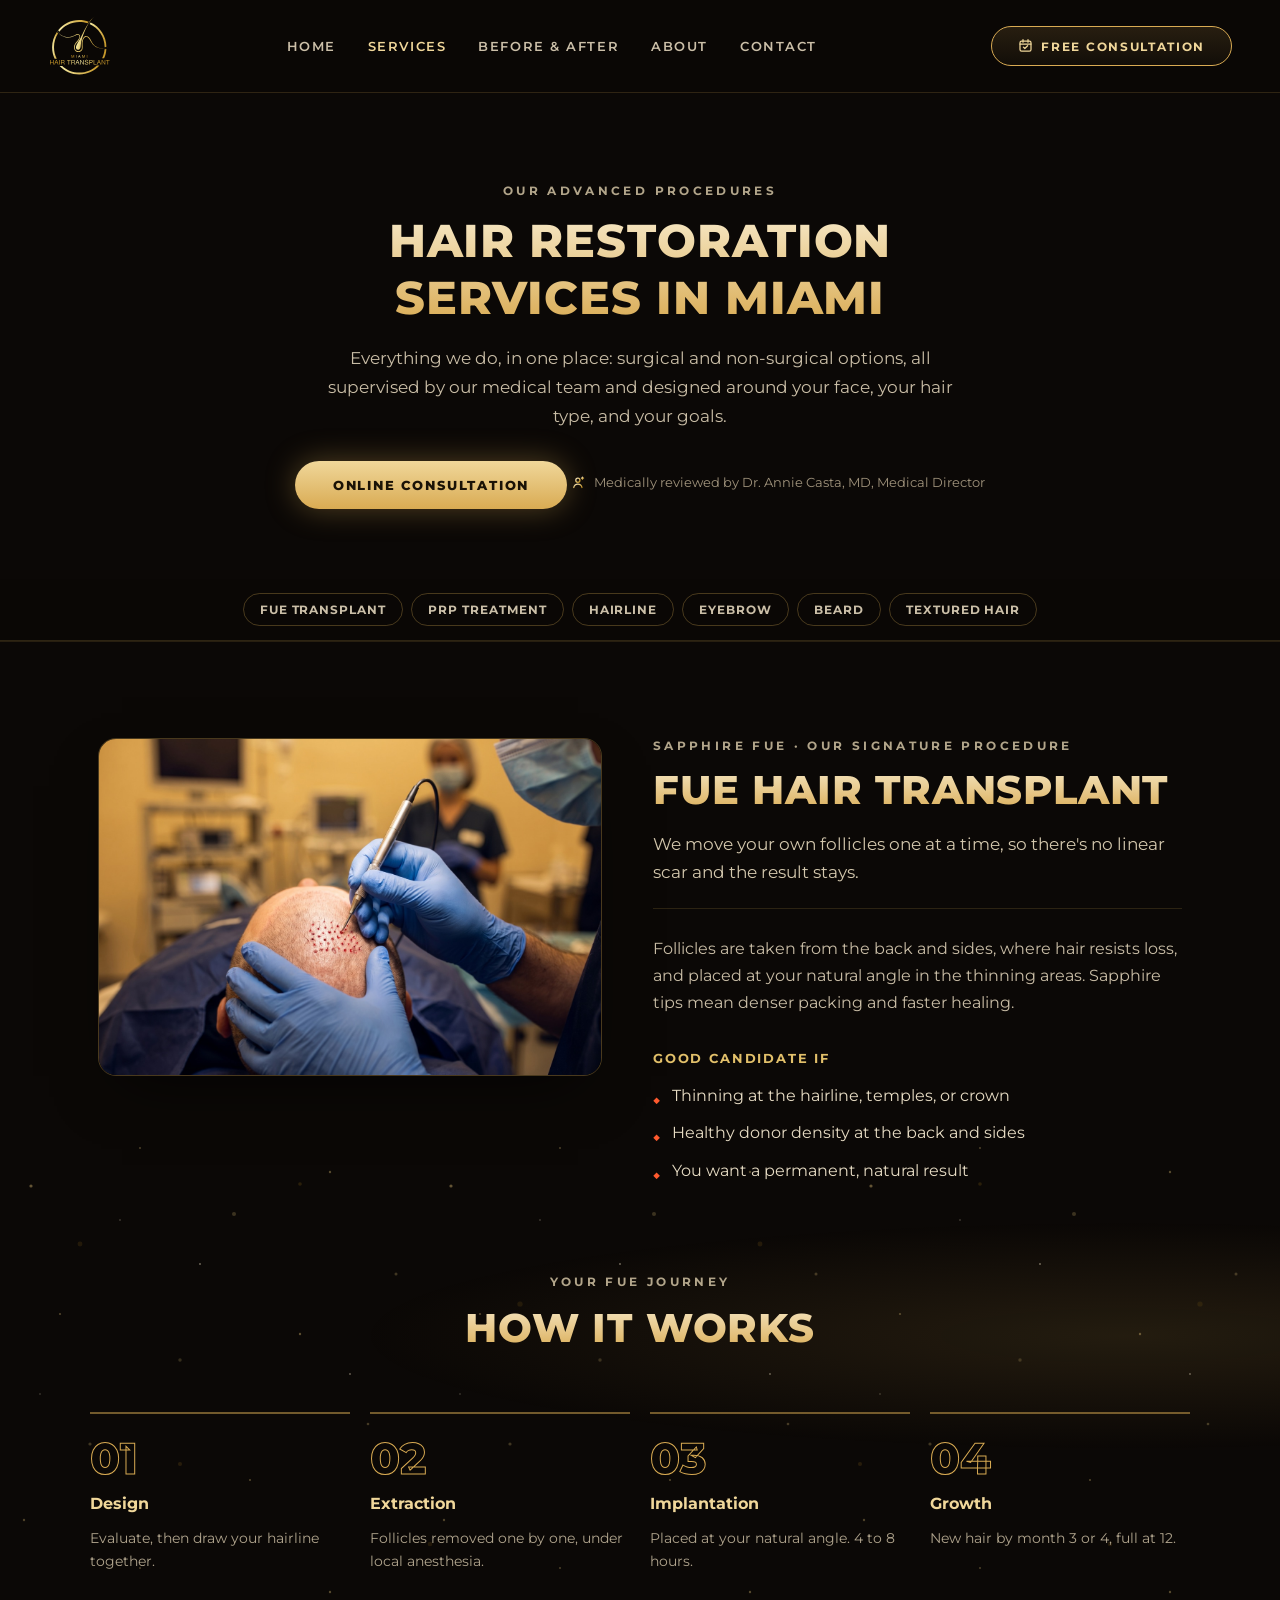
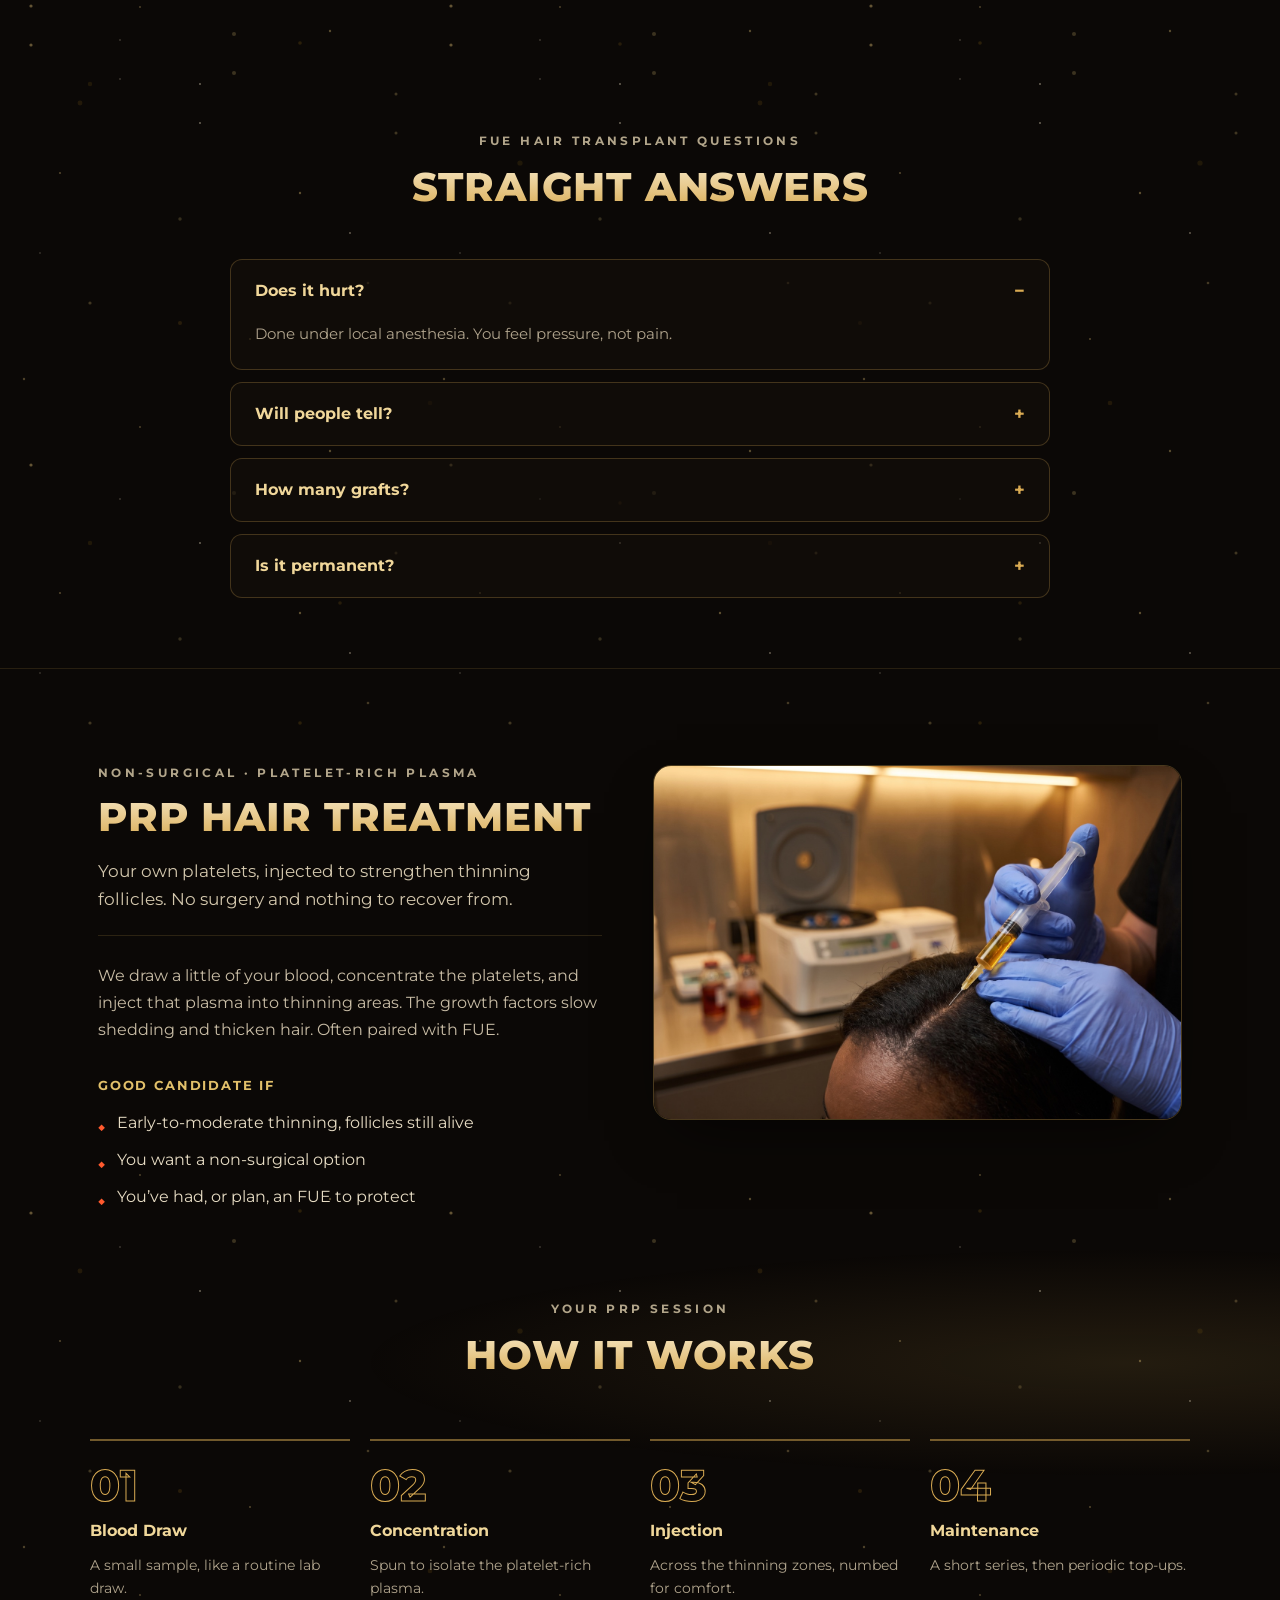
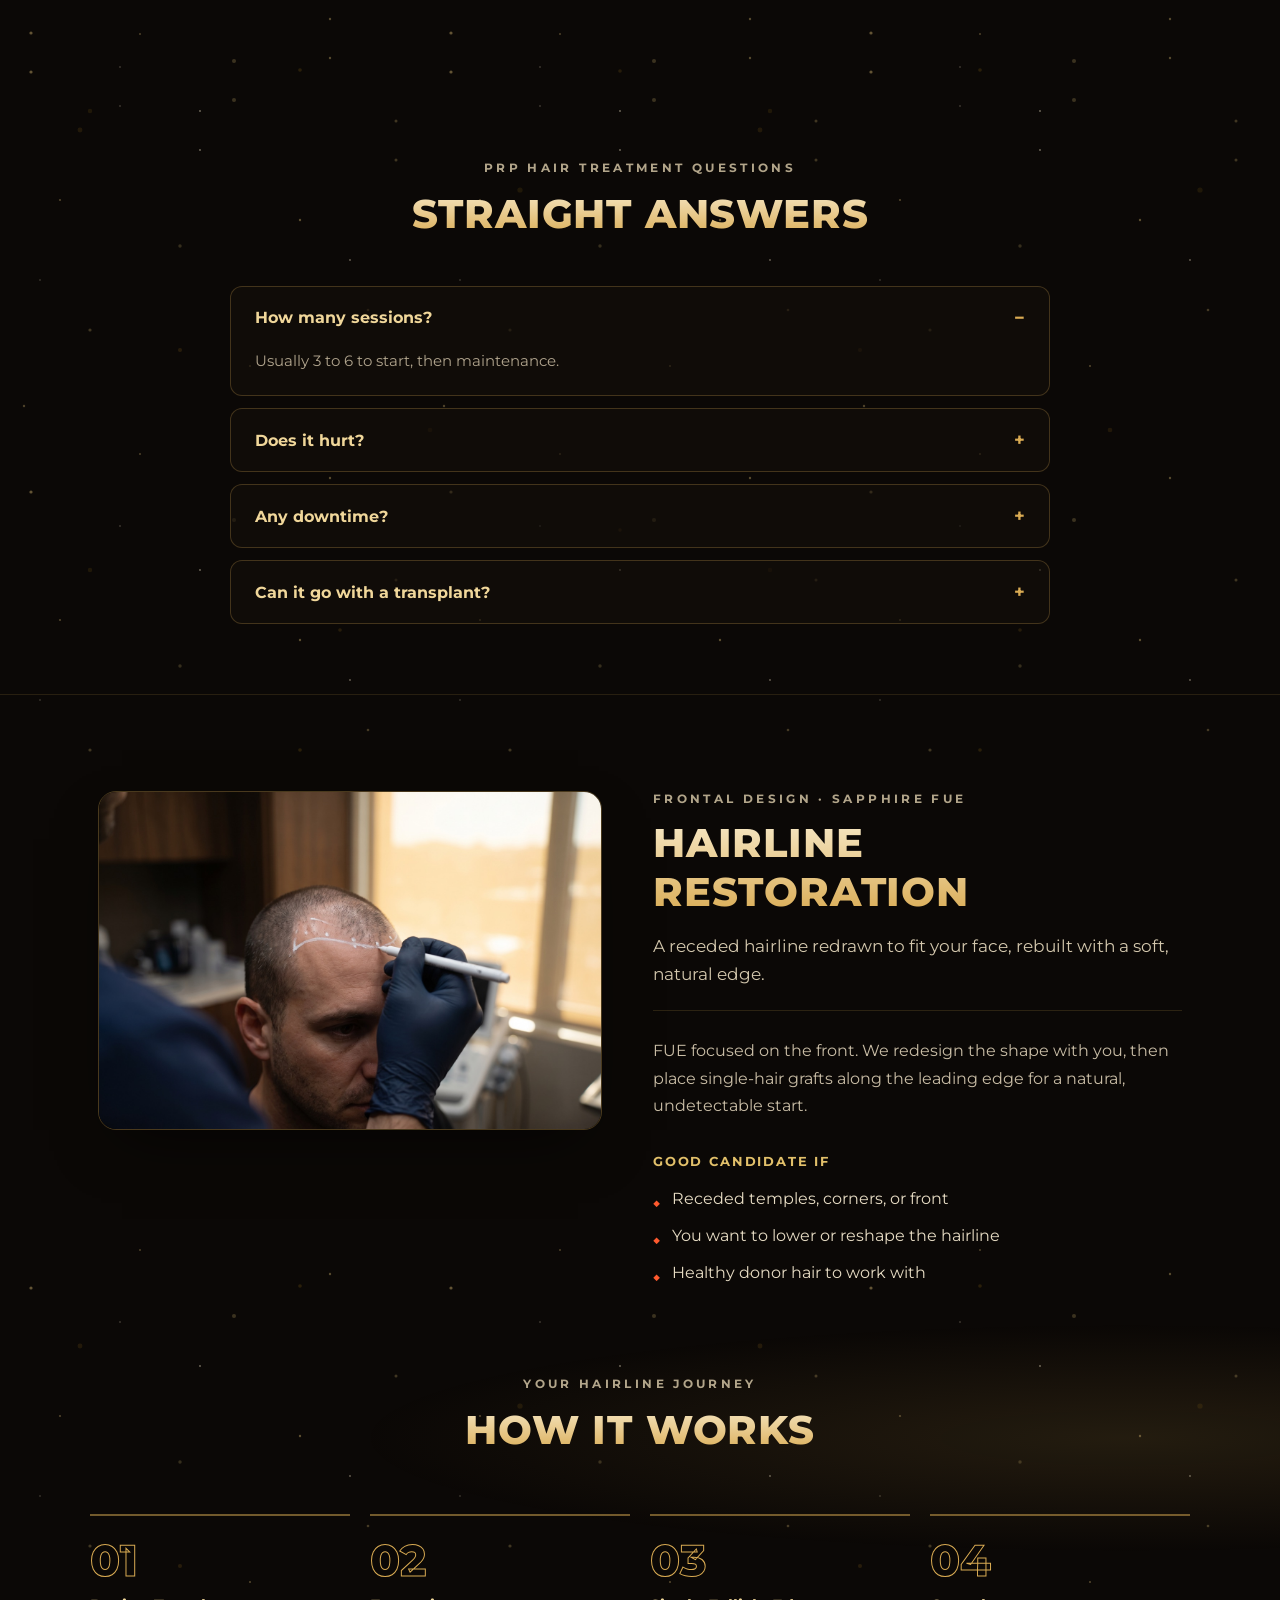
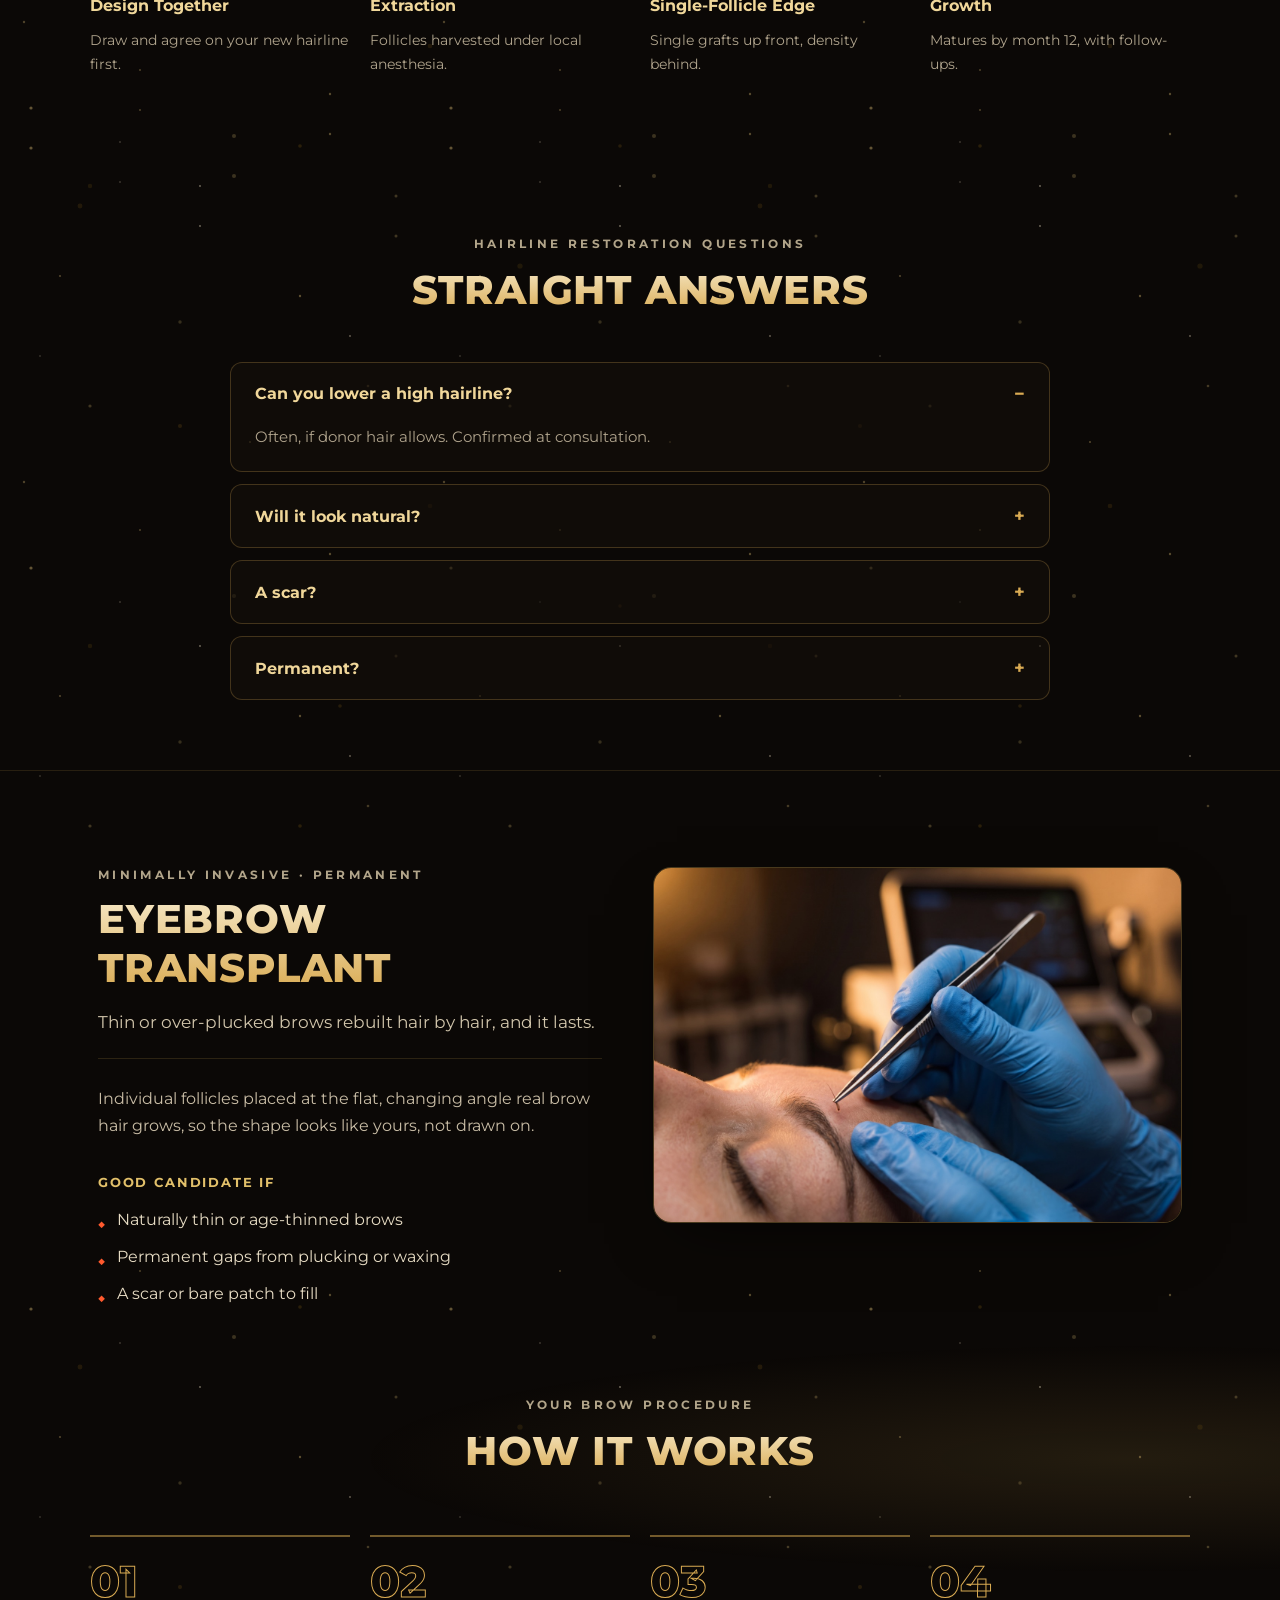
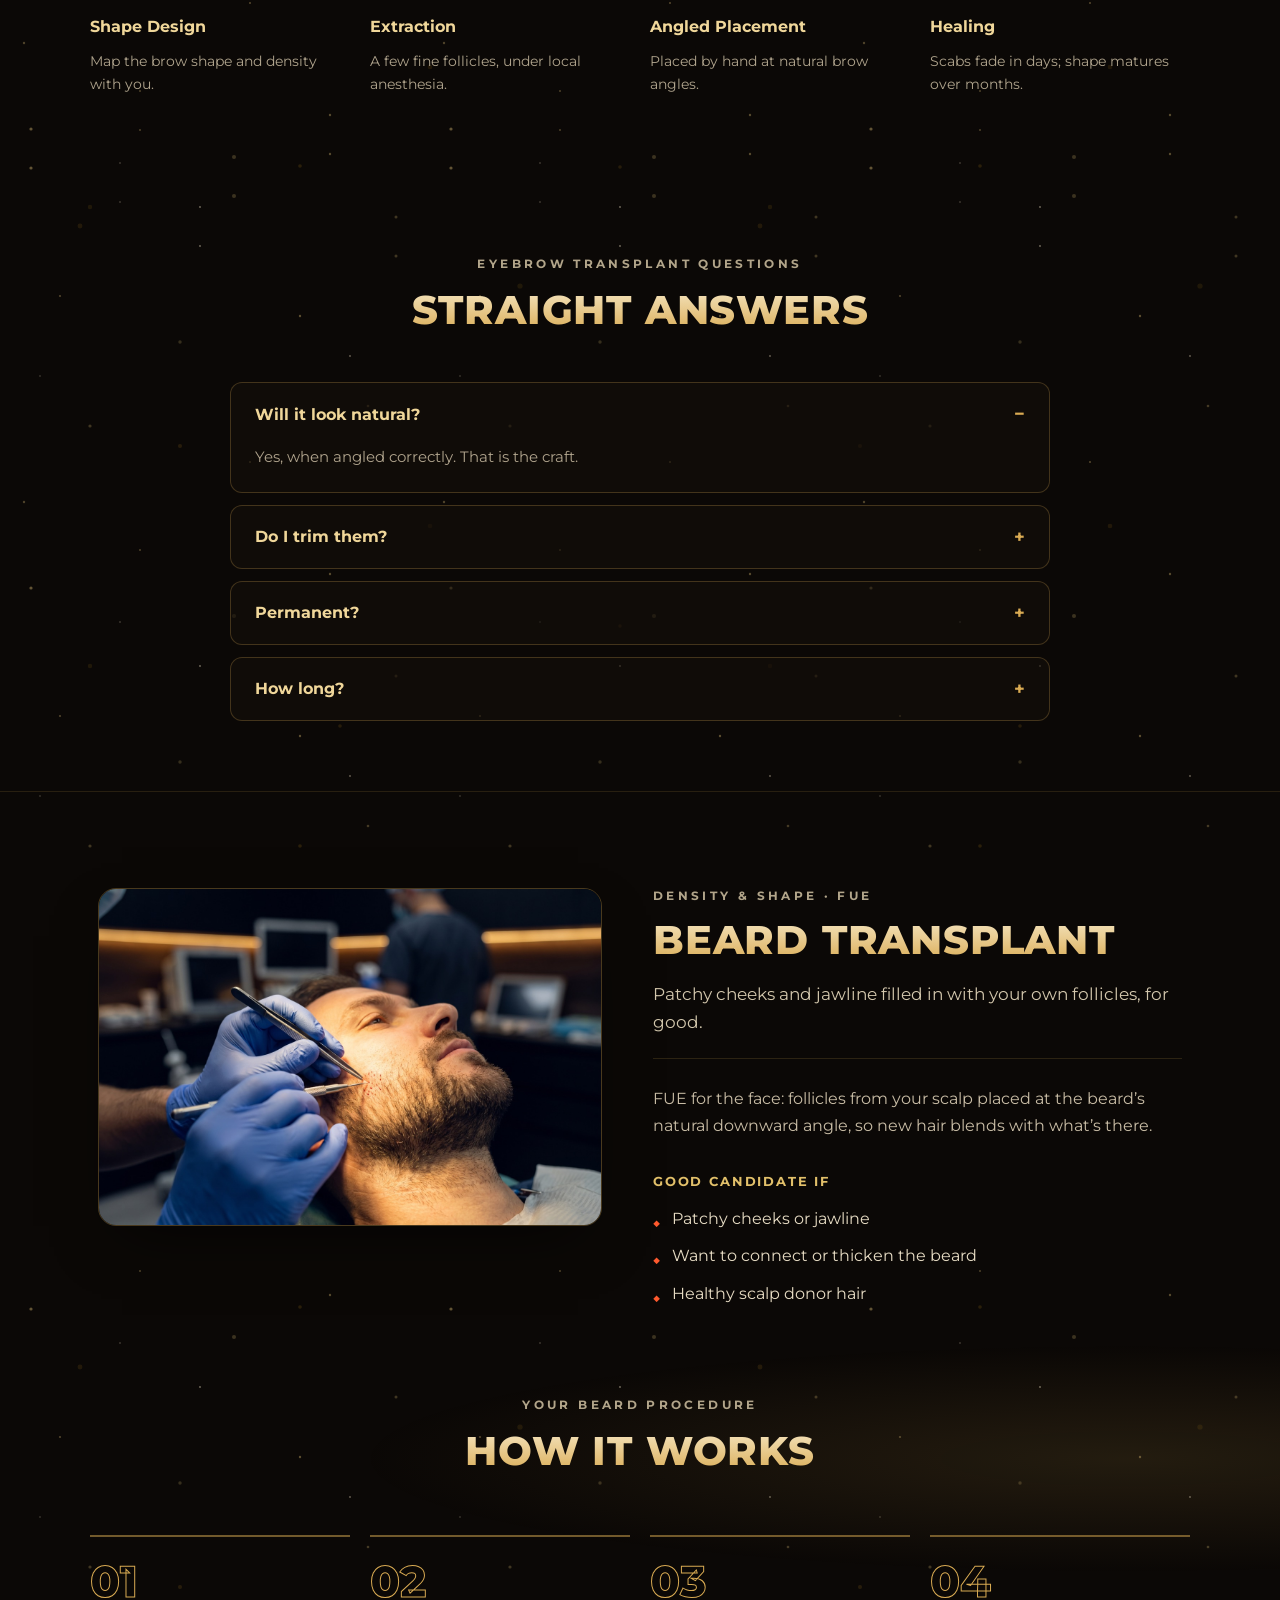
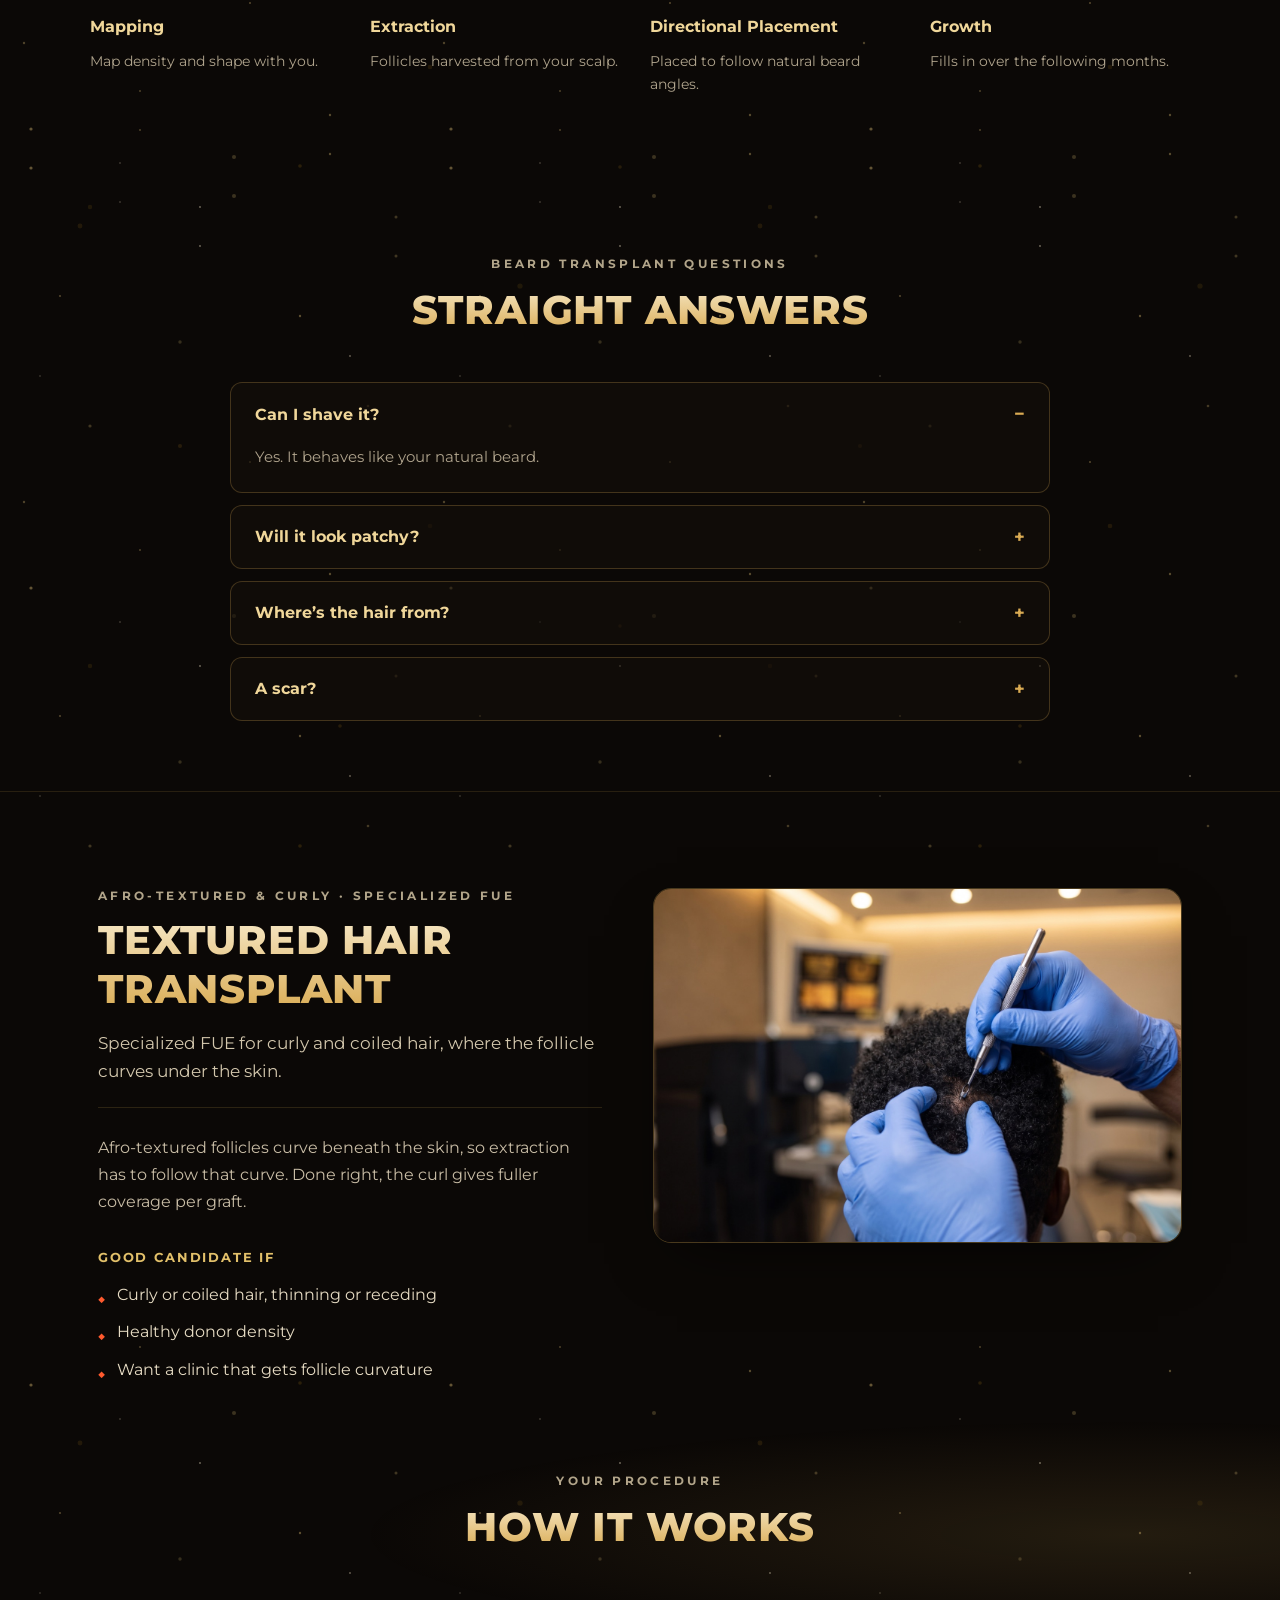
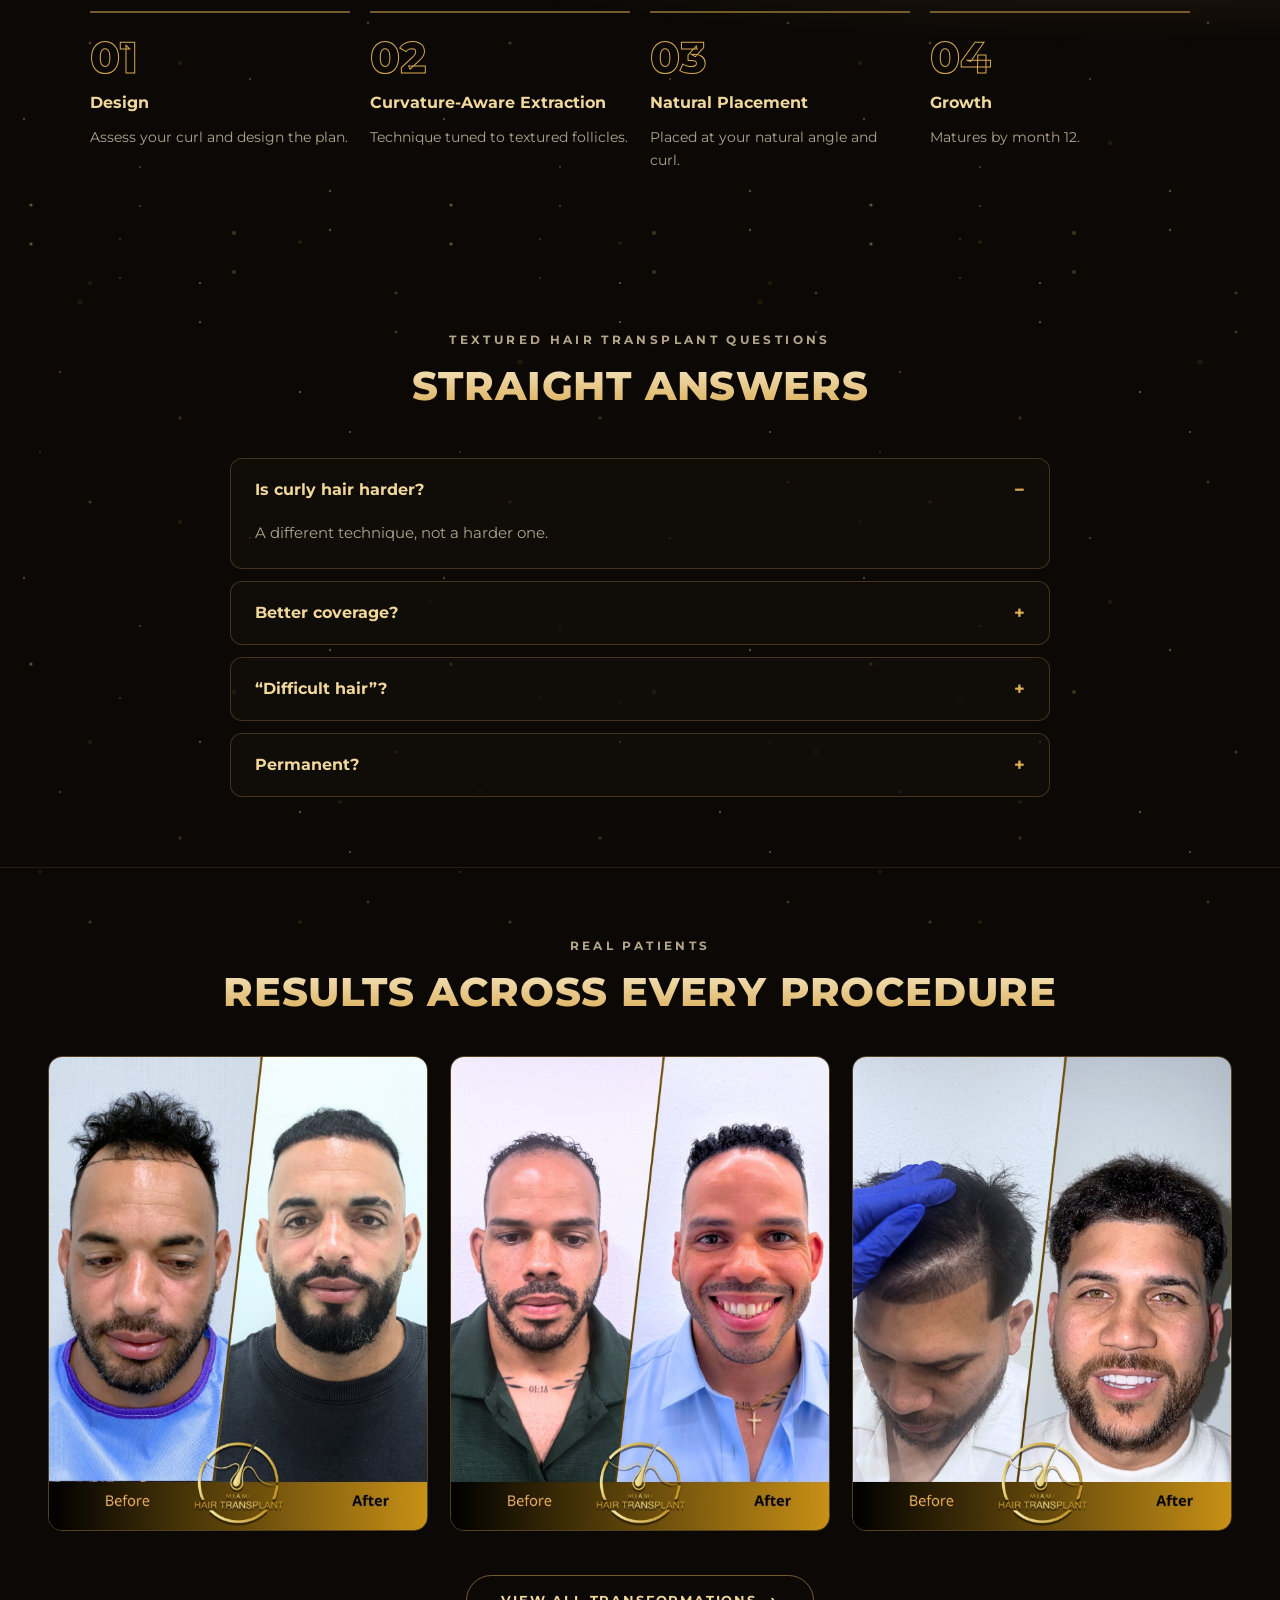
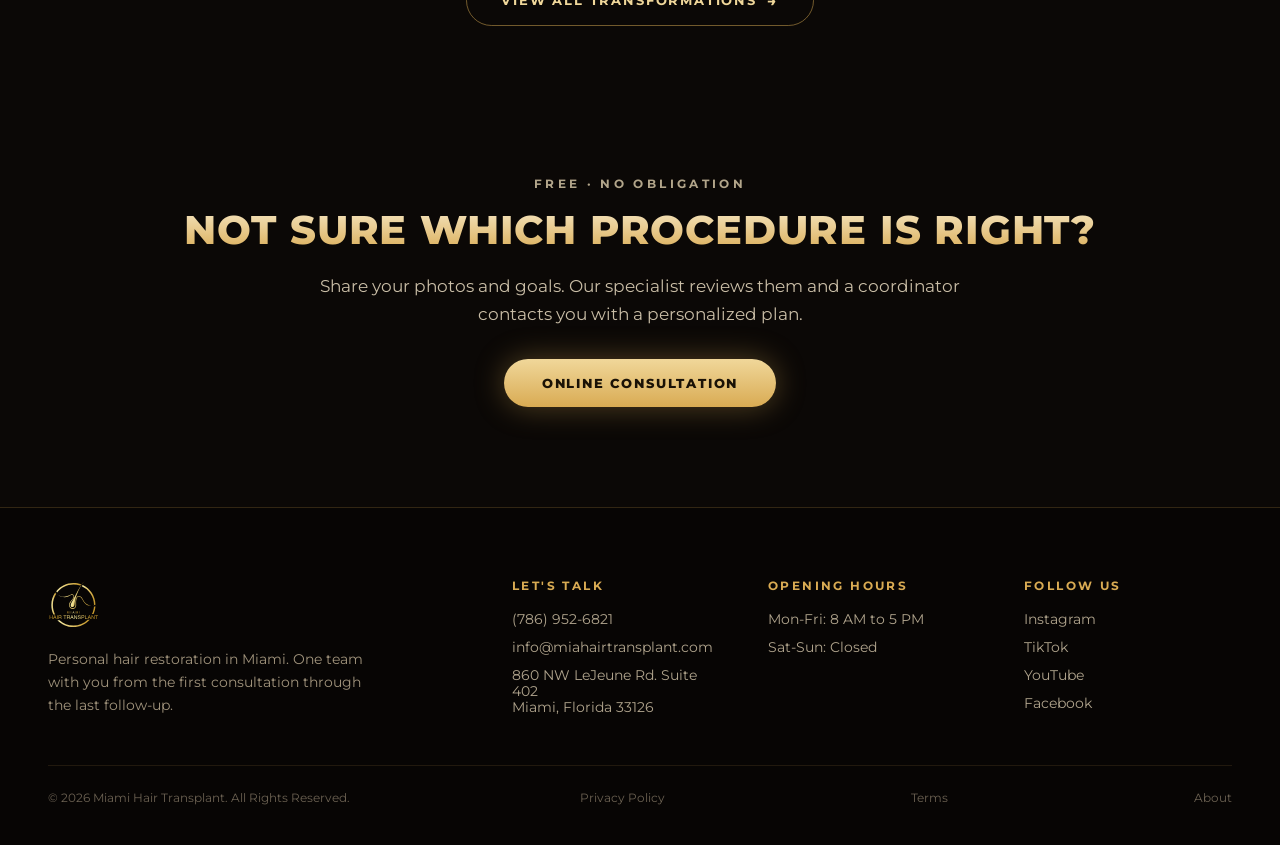
<file: services.html>
<!DOCTYPE html>
<html lang="en">
<head>
  <meta charset="UTF-8">
  <meta http-equiv="Cache-Control" content="no-cache">
  <meta name="viewport" content="width=device-width, initial-scale=1.0">
  <title>Hair Restoration Services in Miami | Miami Hair Transplant</title>
  <meta name="description" content="FUE and Sapphire FUE hair transplants, PRP therapy, hairline, eyebrow, beard, and textured-hair restoration in Miami. Physician-supervised. Free consultation.">

  <meta property="og:title" content="Hair Restoration Services in Miami | Miami Hair Transplant">
  <meta property="og:description" content="Every procedure we offer: FUE, PRP, hairline, eyebrow, beard, and textured-hair restoration in Miami.">
  <meta property="og:type" content="website">
  <meta property="og:url" content="https://miahairtransplant.com/services.html">
  <link rel="canonical" href="https://miahairtransplant.com/services.html">
  <meta name="robots" content="index, follow, max-image-preview:large, max-snippet:-1">
  <meta name="geo.region" content="US-FL">
  <meta name="geo.placename" content="Miami, Florida">
  <meta name="geo.position" content="25.7907;-80.2782">
  <meta name="ICBM" content="25.7907, -80.2782">
  <meta property="og:site_name" content="Miami Hair Transplant">
  <meta property="og:locale" content="en_US">
  <meta property="og:image" content="https://miahairtransplant.com/images/brand/banner-partners.jpg">
  <meta property="og:image:width" content="1900">
  <meta property="og:image:height" content="805">
  <meta property="og:image:alt" content="Miami Hair Transplant clinic in Miami, Florida">
  <meta name="twitter:card" content="summary_large_image">
  <meta name="twitter:title" content="Hair Restoration Services in Miami | Miami Hair Transplant">
  <meta name="twitter:description" content="FUE and Sapphire FUE hair transplants, PRP, hairline, eyebrow, beard and textured-hair restoration in Miami.">
  <meta name="twitter:image" content="https://miahairtransplant.com/images/brand/banner-partners.jpg">

  <link rel="preconnect" href="https://fonts.googleapis.com">
  <link rel="preconnect" href="https://fonts.gstatic.com" crossorigin>
  <link href="https://fonts.googleapis.com/css2?family=Montserrat:wght@400;500;600;700;800&display=swap" rel="stylesheet">
  <script type="application/ld+json">
  {
    "@context": "https://schema.org",
    "@type": "BreadcrumbList",
    "itemListElement": [
      { "@type": "ListItem", "position": 1, "name": "Home", "item": "https://miahairtransplant.com/" },
      { "@type": "ListItem", "position": 2, "name": "Services", "item": "https://miahairtransplant.com/services.html" }
    ]
  }
  </script>
  <script type="application/ld+json">
  {
    "@context": "https://schema.org",
    "@type": "ItemList",
    "name": "Hair Restoration Services in Miami",
    "itemListElement": [
      { "@type": "ListItem", "position": 1, "item": { "@type": "MedicalProcedure", "name": "FUE Hair Transplant", "url": "https://miahairtransplant.com/services.html#fue", "provider": { "@id": "https://miahairtransplant.com/#clinic" } } },
      { "@type": "ListItem", "position": 2, "item": { "@type": "MedicalProcedure", "name": "PRP Hair Therapy", "url": "https://miahairtransplant.com/services.html#prp", "provider": { "@id": "https://miahairtransplant.com/#clinic" } } },
      { "@type": "ListItem", "position": 3, "item": { "@type": "MedicalProcedure", "name": "Hairline Restoration", "url": "https://miahairtransplant.com/services.html#hairline", "provider": { "@id": "https://miahairtransplant.com/#clinic" } } },
      { "@type": "ListItem", "position": 4, "item": { "@type": "MedicalProcedure", "name": "Eyebrow Transplant", "url": "https://miahairtransplant.com/services.html#eyebrow", "provider": { "@id": "https://miahairtransplant.com/#clinic" } } },
      { "@type": "ListItem", "position": 5, "item": { "@type": "MedicalProcedure", "name": "Beard Transplant", "url": "https://miahairtransplant.com/services.html#beard", "provider": { "@id": "https://miahairtransplant.com/#clinic" } } },
      { "@type": "ListItem", "position": 6, "item": { "@type": "MedicalProcedure", "name": "Textured Hair Transplant", "url": "https://miahairtransplant.com/services.html#textured", "provider": { "@id": "https://miahairtransplant.com/#clinic" } } }
    ]
  }
  </script>
  <link rel="stylesheet" href="css/site.css?v=21">

  <style>
    .svc-hero { padding: 90px 48px 70px; text-align: center; }
    .svc-hero-inner { max-width: 760px; margin: 0 auto; }
    .svc-hero .gold-h { font-size: clamp(30px, 24px + 1.8vw, 46px); }
    .svc-reviewed {
      margin-top: 18px; font-size: 12.5px; color: #a0937c;
      display: inline-flex; align-items: center; gap: 8px;
    }
    .svc-section { padding: 70px 48px; }
    .svc-inner { max-width: 900px; margin: 0 auto; }
    .svc-inner h2 { margin-bottom: 18px; }
    .svc-prose { font-size: 16px; line-height: 1.75; color: #c9bda6; }
    .svc-prose p { margin: 0 0 18px; }
    .svc-list { list-style: none; padding: 0; margin: 22px 0 0; display: flex; flex-direction: column; gap: 12px; }
    .svc-list li { display: flex; gap: 12px; align-items: flex-start; font-size: 15.5px; line-height: 1.6; color: #e7dcc4; }
    .svc-list .fl { color: #ff5a2e; font-size: 12px; margin-top: 6px; flex-shrink: 0; }
    .svc-cases { text-align: center; }
    .svc-cases .ba-grid { margin-top: 40px; }
    .svc-cta-band { text-align: center; padding: 80px 48px 100px; }
    @media (max-width: 700px) {
      .svc-hero { padding: 54px 20px 44px; }
      .svc-section { padding: 44px 20px; }
      .svc-cta-band { padding: 50px 20px 60px; }
    }
  </style>
  <style>
    .svc-jump {
      position: sticky; top: 76px; z-index: 40;
      display: flex; justify-content: center; flex-wrap: wrap; gap: 8px;
      padding: 14px 48px;
      background: rgba(11,8,6,.9);
      backdrop-filter: blur(12px); -webkit-backdrop-filter: blur(12px);
      border-bottom: 1px solid rgba(217,171,83,.18);
      scrollbar-width: none;
    }
    .svc-jump::-webkit-scrollbar { display: none; }
    .svc-jump a {
      flex-shrink: 0; padding: 8px 16px; border-radius: 999px;
      border: 1px solid rgba(217,171,83,.3);
      font-size: 12px; font-weight: 700; letter-spacing: .08em; text-transform: uppercase;
      color: #cbbfa8; white-space: nowrap;
    }
    .svc-jump a:hover { border-color: #d9ab53; color: #f0d79a; }
    .svc-block { scroll-margin-top: 140px; border-top: 1px solid rgba(217,171,83,.14); }
    .svc-block:first-of-type { border-top: 0; }

    /* Two-column feature (alternating): image one side, copy the other */
    .svc-feature {
      display: grid; grid-template-columns: minmax(0,1fr) minmax(0,1.05fr);
      gap: clamp(2rem, 4vw, 4.5rem);
      align-items: start;
      max-width: 1180px; margin: 0 auto;
      padding: clamp(56px, 8vw, 96px) 48px 0;
    }
    .svc-feature.reverse .svc-media { order: 2; }
    .svc-media { position: sticky; top: 148px; }
    .svc-media img {
      width: 100%; height: auto; display: block;
      border-radius: 18px; border: 1px solid rgba(217,171,83,.3);
      box-shadow: 0 24px 60px -24px rgba(0,0,0,.7);
    }
    .svc-copy { text-align: left; }
    .svc-copy .gold-h { font-size: clamp(26px,20px+1.6vw,38px); margin: 12px 0 16px; }
    .svc-copy .svc-blocklede {
      font-size: 17px; line-height: 1.65; color: #d3c7ad; margin: 0 0 26px;
      padding-bottom: 22px; border-bottom: 1px solid rgba(217,171,83,.16);
    }
    .svc-subh {
      font-size: 13px; font-weight: 700; letter-spacing: .14em; text-transform: uppercase;
      color: #e2c06a; margin: 0 0 14px;
    }
    .svc-copy .svc-prose { font-size: 15.5px; }
    .svc-copy .svc-list { margin-top: 18px; }
    /* the demoted candidate subhead needs a little top gap */
    .svc-copy .svc-prose + .svc-subh, .svc-copy .svc-list + .svc-subh { margin-top: 34px; }

    /* Process + FAQ sit full-width below each feature */
    .svc-block .process, .svc-block .faq { margin-top: 20px; }

    @media (max-width: 900px) {
      .svc-feature { grid-template-columns: 1fr; gap: 26px; padding: 56px 20px 0; }
      .svc-feature.reverse .svc-media { order: 0; }
      .svc-media { position: static; top: auto; }
    }
    @media (max-width: 700px) {
      .svc-jump {
        padding: 10px 16px; top: 62px;
        flex-wrap: nowrap; justify-content: flex-start; overflow-x: auto;
      }
    }
  </style>
</head>
<body>
  <svg width="0" height="0" style="position:absolute" aria-hidden="true"><defs>
    <linearGradient id="icoGrad" x1="0" y1="0" x2="1" y2="1">
      <stop offset="0" stop-color="#f7e9c8"/><stop offset=".5" stop-color="#e2c06a"/><stop offset="1" stop-color="#bd8b1d"/>
    </linearGradient>
  </defs></svg>

  <!-- NAV -->
  <header class="nav">
    <a href="index.html#top" class="nav-logo">
      <img src="images/brand/logo-gold.svg" alt="Miami Hair Transplant">
    </a>
    <nav class="nav-links" aria-label="Main">
      <a href="index.html">Home</a>
      <a href="services.html" style="color:#f0d79a">Services</a>
      <a href="before-after.html">Before &amp; After</a>
      <a href="about.html">About</a>
      <a href="about.html#contact">Contact</a>
    </nav>
    <div class="nav-right">
      <a href="#consult" class="nav-cta"><svg viewBox="0 0 24 24" width="15" height="15" fill="none" stroke="currentColor" stroke-width="2" stroke-linecap="round" stroke-linejoin="round" aria-hidden="true"><rect x="3.2" y="4.8" width="17.6" height="16" rx="2.6"/><path d="M3.2 9.6h17.6M8 2.6v4M16 2.6v4"/><path d="M8.6 14.6l2.3 2.3 4.5-4.5"/></svg>Free Consultation</a>
      <a href="tel:+17869526821" class="nav-ico" aria-label="Call (786) 952-6821"><svg viewBox="0 0 24 24" width="19" height="19" fill="url(#icoGrad)" aria-hidden="true"><path d="M6.8 2.8c.7-.2 1.4.1 1.8.7l1.9 3c.4.6.3 1.4-.2 1.9l-1.2 1.2c1 2 2.6 3.6 4.6 4.6l1.2-1.2c.5-.5 1.3-.6 1.9-.2l3 1.9c.6.4.9 1.1.7 1.8l-.7 2.6c-.2.8-.9 1.3-1.7 1.3C10.6 20.4 3.6 13.4 3.6 5.2c0-.8.5-1.5 1.3-1.7z"/></svg></a>
      <a href="#consult" class="nav-ico" aria-label="Book a free consultation"><svg viewBox="0 0 24 24" width="19" height="19" fill="none" stroke="url(#icoGrad)" stroke-width="2" stroke-linecap="round" stroke-linejoin="round" aria-hidden="true"><rect x="3.2" y="4.8" width="17.6" height="16" rx="2.6"/><path d="M3.2 9.6h17.6M8 2.6v4M16 2.6v4"/><path d="M8.6 14.6l2.3 2.3 4.5-4.5"/></svg></a>
      <button class="nav-burger" aria-label="Open menu" aria-expanded="false" aria-controls="drawer">
        <span></span><span></span><span></span>
      </button>
    </div>
  </header>

  <div class="drawer-scrim" id="drawer-scrim" hidden></div>
  <aside class="drawer" id="drawer" aria-hidden="true" aria-label="Menu">
    <button class="drawer-close" aria-label="Close menu"><svg viewBox="0 0 24 24" width="22" height="22" fill="none" stroke="url(#icoGrad)" stroke-width="2.2" stroke-linecap="round" aria-hidden="true"><path d="M5 5l14 14M19 5L5 19"/></svg></button>
    <div class="drawer-head">
      <img src="images/brand/logo-gold.svg" alt="Miami Hair Transplant">
    </div>
    <nav class="drawer-links" aria-label="Menu">
      <a href="index.html">Home</a>
      <a href="services.html">Services</a>
      <a href="before-after.html">Before &amp; After</a>
      <a href="about.html">About</a>
      <a href="about.html#contact">Contact</a>
    </nav>
    <a class="drawer-cta" href="#consult">Online Consultation</a>
    <a class="drawer-phone" href="tel:+17869526821"><svg viewBox="0 0 24 24" width="18" height="18" fill="url(#icoGrad)" aria-hidden="true"><path d="M6.8 2.8c.7-.2 1.4.1 1.8.7l1.9 3c.4.6.3 1.4-.2 1.9l-1.2 1.2c1 2 2.6 3.6 4.6 4.6l1.2-1.2c.5-.5 1.3-.6 1.9-.2l3 1.9c.6.4.9 1.1.7 1.8l-.7 2.6c-.2.8-.9 1.3-1.7 1.3C10.6 20.4 3.6 13.4 3.6 5.2c0-.8.5-1.5 1.3-1.7z"/></svg>(786) 952-6821</a>
    <div class="drawer-info">
      <div class="drawer-info-item">
        <svg viewBox="0 0 24 24" width="19" height="19" fill="none" stroke="url(#icoGrad)" stroke-width="2" stroke-linecap="round" stroke-linejoin="round" aria-hidden="true"><path d="M12 21.5c4.5-4.4 6.8-8 6.8-11a6.8 6.8 0 1 0-13.6 0c0 3 2.3 6.6 6.8 11z"/><circle cx="12" cy="10.3" r="2.6" fill="url(#icoGrad)" stroke="none"/></svg>
        <span>860 NW LeJeune Rd, Suite 402<br>Miami, Florida 33126</span>
      </div>
      <div class="drawer-info-item">
        <svg viewBox="0 0 24 24" width="19" height="19" fill="none" stroke="url(#icoGrad)" stroke-width="2" stroke-linecap="round" stroke-linejoin="round" aria-hidden="true"><circle cx="12" cy="12" r="8.6"/><path d="M12 7v5.2l3.4 2"/></svg>
        <span>Mon-Fri: 8 AM to 5 PM<br>Sat-Sun: Closed</span>
      </div>
    </div>
    <div class="drawer-social">
      <a href="https://www.instagram.com/miamihairtransplant" aria-label="Instagram"><svg viewBox="0 0 24 24" width="21" height="21" fill="none" stroke="url(#icoGrad)" stroke-width="1.9" stroke-linecap="round" aria-hidden="true"><rect x="3" y="3" width="18" height="18" rx="5"/><circle cx="12" cy="12" r="4.2"/><circle cx="17.4" cy="6.6" r="1.15" fill="url(#icoGrad)" stroke="none"/></svg></a>
      <a href="https://www.tiktok.com/@Miamihairtransplant" aria-label="TikTok"><svg viewBox="0 0 24 24" width="21" height="21" fill="none" stroke="url(#icoGrad)" stroke-width="2.1" stroke-linecap="round" aria-hidden="true"><path d="M13.6 3v11.4a3.7 3.7 0 1 1-3.2-3.66"/><path d="M13.6 5.2c.9 2.2 2.7 3.6 5 3.8"/></svg></a>
      <a href="https://www.youtube.com/channel/UC0f7dtlWLFFPwHfkOV0_mSw" aria-label="YouTube"><svg viewBox="0 0 24 24" width="21" height="21" fill="none" stroke="url(#icoGrad)" stroke-width="1.9" stroke-linejoin="round" aria-hidden="true"><rect x="2.6" y="5.4" width="18.8" height="13.2" rx="3.6"/><path d="M10.2 9.4l4.6 2.6-4.6 2.6z" fill="url(#icoGrad)" stroke="none"/></svg></a>
      <a href="https://www.facebook.com/profile.php?id=61567885213808" aria-label="Facebook"><svg viewBox="0 0 24 24" width="21" height="21" fill="none" stroke="url(#icoGrad)" stroke-width="2.1" stroke-linecap="round" aria-hidden="true"><path d="M13.4 21v-7.2h2.6l.5-3h-3.1V8.9c0-.9.4-1.7 1.8-1.7h1.5V4.6c-.8-.1-1.7-.2-2.5-.2-2.6 0-4.3 1.6-4.3 4.4v2h-2.8v3h2.8V21"/></svg></a>
    </div>
  </aside>

  <!-- HERO -->
  <section class="svc-hero">
    <div class="svc-hero-inner">
      <div class="eyebrow">Our Advanced Procedures</div>
      <h1 class="gold-h">Hair Restoration Services in Miami</h1>
      <p class="section-lede" style="margin-bottom:26px">Everything we do, in one place: surgical and non-surgical options, all supervised by our medical team and designed around your face, your hair type, and your goals.</p>
      <a class="btn-solid" href="#consult">Online Consultation</a>
      <div class="svc-reviewed">
        <svg viewBox="0 0 24 24" width="15" height="15" fill="none" stroke="url(#icoGrad)" stroke-width="2" stroke-linecap="round" stroke-linejoin="round" aria-hidden="true"><circle cx="11" cy="8.4" r="3.3"/><path d="M4.4 20c.8-3.5 3.4-5.4 6.6-5.4s5.8 1.9 6.6 5.4"/><path d="M18.4 3.2v3.4M16.7 4.9h3.4"/></svg>
        Medically reviewed by Dr. Annie Casta, MD, Medical Director
      </div>
    </div>
  </section>

  <!-- JUMP NAV -->
  <nav class="svc-jump" aria-label="Jump to a service">
      <a href="#fue">FUE Transplant</a>
      <a href="#prp">PRP Treatment</a>
      <a href="#hairline">Hairline</a>
      <a href="#eyebrow">Eyebrow</a>
      <a href="#beard">Beard</a>
      <a href="#textured">Textured Hair</a>
  </nav>

  <!-- ALL SERVICES -->
  <div class="svc-block" id="fue">
    <div class="svc-feature">
      <div class="svc-media">
        <img src="images/services/fue.jpg" alt="Surgeon performing FUE follicle extraction on a donor area" loading="lazy" width="1400" height="933">
      </div>
      <div class="svc-copy">
        <div class="eyebrow">Sapphire FUE &middot; Our Signature Procedure</div>
        <h2 class="gold-h">FUE Hair Transplant</h2>
        <p class="svc-blocklede">We move your own follicles one at a time, so there's no linear scar and the result stays.</p>
        <div class="svc-prose"><p>Follicles are taken from the back and sides, where hair resists loss, and placed at your natural angle in the thinning areas. Sapphire tips mean denser packing and faster healing.</p></div>
        <h3 class="svc-subh">Good Candidate If</h3>
        <ul class="svc-list">
        <li><span class="fl">&#9670;</span>Thinning at the hairline, temples, or crown</li>
        <li><span class="fl">&#9670;</span>Healthy donor density at the back and sides</li>
        <li><span class="fl">&#9670;</span>You want a permanent, natural result</li>
        </ul>
      </div>
    </div>
    <section class="svc-section process" style="border:0">
      <div class="process-inner">
        <div class="process-head">
          <div class="eyebrow">Your FUE Journey</div>
          <h2 class="gold-h" style="margin-bottom:0">How It Works</h2>
        </div>
        <div class="steps">
        <div class="step">
          <div class="step-num">01</div>
          <h3>Design</h3>
          <p>Evaluate, then draw your hairline together.</p>
        </div>
        <div class="step">
          <div class="step-num">02</div>
          <h3>Extraction</h3>
          <p>Follicles removed one by one, under local anesthesia.</p>
        </div>
        <div class="step">
          <div class="step-num">03</div>
          <h3>Implantation</h3>
          <p>Placed at your natural angle. 4 to 8 hours.</p>
        </div>
        <div class="step">
          <div class="step-num">04</div>
          <h3>Growth</h3>
          <p>New hair by month 3 or 4, full at 12.</p>
        </div>
        </div>
      </div>
    </section>
    <section class="svc-section faq" style="max-width:none">
      <div class="svc-inner" style="max-width:820px">
        <div class="faq-head">
          <div class="eyebrow">FUE Hair Transplant Questions</div>
          <h2 class="gold-h" style="margin-bottom:0">Straight Answers</h2>
        </div>
        <div class="faq-list">
        <div class="faq-item open">
          <button class="faq-q" aria-expanded="true"><span>Does it hurt?</span><span class="faq-mark">&minus;</span></button>
          <div class="faq-a"><div>Done under local anesthesia. You feel pressure, not pain.</div></div>
        </div>
        <div class="faq-item">
          <button class="faq-q" aria-expanded="false"><span>Will people tell?</span><span class="faq-mark">+</span></button>
          <div class="faq-a"><div>Once healed, it looks like natural growth.</div></div>
        </div>
        <div class="faq-item">
          <button class="faq-q" aria-expanded="false"><span>How many grafts?</span><span class="faq-mark">+</span></button>
          <div class="faq-a"><div>Usually 1,500 to 3,500. Your consultation gives an exact number.</div></div>
        </div>
        <div class="faq-item">
          <button class="faq-q" aria-expanded="false"><span>Is it permanent?</span><span class="faq-mark">+</span></button>
          <div class="faq-a"><div>Yes. The moved follicles keep their resistance to loss.</div></div>
        </div>
        </div>
      </div>
    </section>
  </div>

  <div class="svc-block" id="prp">
    <div class="svc-feature reverse">
      <div class="svc-media">
        <img src="images/services/prp.jpg" alt="PRP plasma being injected into the scalp" loading="lazy" width="1400" height="933">
      </div>
      <div class="svc-copy">
        <div class="eyebrow">Non-Surgical &middot; Platelet-Rich Plasma</div>
        <h2 class="gold-h">PRP Hair Treatment</h2>
        <p class="svc-blocklede">Your own platelets, injected to strengthen thinning follicles. No surgery and nothing to recover from.</p>
        <div class="svc-prose"><p>We draw a little of your blood, concentrate the platelets, and inject that plasma into thinning areas. The growth factors slow shedding and thicken hair. Often paired with FUE.</p></div>
        <h3 class="svc-subh">Good Candidate If</h3>
        <ul class="svc-list">
        <li><span class="fl">&#9670;</span>Early-to-moderate thinning, follicles still alive</li>
        <li><span class="fl">&#9670;</span>You want a non-surgical option</li>
        <li><span class="fl">&#9670;</span>You&rsquo;ve had, or plan, an FUE to protect</li>
        </ul>
      </div>
    </div>
    <section class="svc-section process" style="border:0">
      <div class="process-inner">
        <div class="process-head">
          <div class="eyebrow">Your PRP Session</div>
          <h2 class="gold-h" style="margin-bottom:0">How It Works</h2>
        </div>
        <div class="steps">
        <div class="step">
          <div class="step-num">01</div>
          <h3>Blood Draw</h3>
          <p>A small sample, like a routine lab draw.</p>
        </div>
        <div class="step">
          <div class="step-num">02</div>
          <h3>Concentration</h3>
          <p>Spun to isolate the platelet-rich plasma.</p>
        </div>
        <div class="step">
          <div class="step-num">03</div>
          <h3>Injection</h3>
          <p>Across the thinning zones, numbed for comfort.</p>
        </div>
        <div class="step">
          <div class="step-num">04</div>
          <h3>Maintenance</h3>
          <p>A short series, then periodic top-ups.</p>
        </div>
        </div>
      </div>
    </section>
    <section class="svc-section faq" style="max-width:none">
      <div class="svc-inner" style="max-width:820px">
        <div class="faq-head">
          <div class="eyebrow">PRP Hair Treatment Questions</div>
          <h2 class="gold-h" style="margin-bottom:0">Straight Answers</h2>
        </div>
        <div class="faq-list">
        <div class="faq-item open">
          <button class="faq-q" aria-expanded="true"><span>How many sessions?</span><span class="faq-mark">&minus;</span></button>
          <div class="faq-a"><div>Usually 3 to 6 to start, then maintenance.</div></div>
        </div>
        <div class="faq-item">
          <button class="faq-q" aria-expanded="false"><span>Does it hurt?</span><span class="faq-mark">+</span></button>
          <div class="faq-a"><div>The scalp is numbed; mild tenderness after.</div></div>
        </div>
        <div class="faq-item">
          <button class="faq-q" aria-expanded="false"><span>Any downtime?</span><span class="faq-mark">+</span></button>
          <div class="faq-a"><div>None. Back to normal the same day.</div></div>
        </div>
        <div class="faq-item">
          <button class="faq-q" aria-expanded="false"><span>Can it go with a transplant?</span><span class="faq-mark">+</span></button>
          <div class="faq-a"><div>Yes, it often does.</div></div>
        </div>
        </div>
      </div>
    </section>
  </div>

  <div class="svc-block" id="hairline">
    <div class="svc-feature">
      <div class="svc-media">
        <img src="images/services/hairline.jpg" alt="New hairline being designed with a surgical marker" loading="lazy" width="1400" height="933">
      </div>
      <div class="svc-copy">
        <div class="eyebrow">Frontal Design &middot; Sapphire FUE</div>
        <h2 class="gold-h">Hairline Restoration</h2>
        <p class="svc-blocklede">A receded hairline redrawn to fit your face, rebuilt with a soft, natural edge.</p>
        <div class="svc-prose"><p>FUE focused on the front. We redesign the shape with you, then place single-hair grafts along the leading edge for a natural, undetectable start.</p></div>
        <h3 class="svc-subh">Good Candidate If</h3>
        <ul class="svc-list">
        <li><span class="fl">&#9670;</span>Receded temples, corners, or front</li>
        <li><span class="fl">&#9670;</span>You want to lower or reshape the hairline</li>
        <li><span class="fl">&#9670;</span>Healthy donor hair to work with</li>
        </ul>
      </div>
    </div>
    <section class="svc-section process" style="border:0">
      <div class="process-inner">
        <div class="process-head">
          <div class="eyebrow">Your Hairline Journey</div>
          <h2 class="gold-h" style="margin-bottom:0">How It Works</h2>
        </div>
        <div class="steps">
        <div class="step">
          <div class="step-num">01</div>
          <h3>Design Together</h3>
          <p>Draw and agree on your new hairline first.</p>
        </div>
        <div class="step">
          <div class="step-num">02</div>
          <h3>Extraction</h3>
          <p>Follicles harvested under local anesthesia.</p>
        </div>
        <div class="step">
          <div class="step-num">03</div>
          <h3>Single-Follicle Edge</h3>
          <p>Single grafts up front, density behind.</p>
        </div>
        <div class="step">
          <div class="step-num">04</div>
          <h3>Growth</h3>
          <p>Matures by month 12, with follow-ups.</p>
        </div>
        </div>
      </div>
    </section>
    <section class="svc-section faq" style="max-width:none">
      <div class="svc-inner" style="max-width:820px">
        <div class="faq-head">
          <div class="eyebrow">Hairline Restoration Questions</div>
          <h2 class="gold-h" style="margin-bottom:0">Straight Answers</h2>
        </div>
        <div class="faq-list">
        <div class="faq-item open">
          <button class="faq-q" aria-expanded="true"><span>Can you lower a high hairline?</span><span class="faq-mark">&minus;</span></button>
          <div class="faq-a"><div>Often, if donor hair allows. Confirmed at consultation.</div></div>
        </div>
        <div class="faq-item">
          <button class="faq-q" aria-expanded="false"><span>Will it look natural?</span><span class="faq-mark">+</span></button>
          <div class="faq-a"><div>Single-hair, irregular edge. No straight wall.</div></div>
        </div>
        <div class="faq-item">
          <button class="faq-q" aria-expanded="false"><span>A scar?</span><span class="faq-mark">+</span></button>
          <div class="faq-a"><div>No linear scar. You can wear your hair short.</div></div>
        </div>
        <div class="faq-item">
          <button class="faq-q" aria-expanded="false"><span>Permanent?</span><span class="faq-mark">+</span></button>
          <div class="faq-a"><div>Yes.</div></div>
        </div>
        </div>
      </div>
    </section>
  </div>

  <div class="svc-block" id="eyebrow">
    <div class="svc-feature reverse">
      <div class="svc-media">
        <img src="images/services/eyebrow.jpg" alt="Fine forceps implanting hairs into an eyebrow" loading="lazy" width="1400" height="933">
      </div>
      <div class="svc-copy">
        <div class="eyebrow">Minimally Invasive &middot; Permanent</div>
        <h2 class="gold-h">Eyebrow Transplant</h2>
        <p class="svc-blocklede">Thin or over-plucked brows rebuilt hair by hair, and it lasts.</p>
        <div class="svc-prose"><p>Individual follicles placed at the flat, changing angle real brow hair grows, so the shape looks like yours, not drawn on.</p></div>
        <h3 class="svc-subh">Good Candidate If</h3>
        <ul class="svc-list">
        <li><span class="fl">&#9670;</span>Naturally thin or age-thinned brows</li>
        <li><span class="fl">&#9670;</span>Permanent gaps from plucking or waxing</li>
        <li><span class="fl">&#9670;</span>A scar or bare patch to fill</li>
        </ul>
      </div>
    </div>
    <section class="svc-section process" style="border:0">
      <div class="process-inner">
        <div class="process-head">
          <div class="eyebrow">Your Brow Procedure</div>
          <h2 class="gold-h" style="margin-bottom:0">How It Works</h2>
        </div>
        <div class="steps">
        <div class="step">
          <div class="step-num">01</div>
          <h3>Shape Design</h3>
          <p>Map the brow shape and density with you.</p>
        </div>
        <div class="step">
          <div class="step-num">02</div>
          <h3>Extraction</h3>
          <p>A few fine follicles, under local anesthesia.</p>
        </div>
        <div class="step">
          <div class="step-num">03</div>
          <h3>Angled Placement</h3>
          <p>Placed by hand at natural brow angles.</p>
        </div>
        <div class="step">
          <div class="step-num">04</div>
          <h3>Healing</h3>
          <p>Scabs fade in days; shape matures over months.</p>
        </div>
        </div>
      </div>
    </section>
    <section class="svc-section faq" style="max-width:none">
      <div class="svc-inner" style="max-width:820px">
        <div class="faq-head">
          <div class="eyebrow">Eyebrow Transplant Questions</div>
          <h2 class="gold-h" style="margin-bottom:0">Straight Answers</h2>
        </div>
        <div class="faq-list">
        <div class="faq-item open">
          <button class="faq-q" aria-expanded="true"><span>Will it look natural?</span><span class="faq-mark">&minus;</span></button>
          <div class="faq-a"><div>Yes, when angled correctly. That is the craft.</div></div>
        </div>
        <div class="faq-item">
          <button class="faq-q" aria-expanded="false"><span>Do I trim them?</span><span class="faq-mark">+</span></button>
          <div class="faq-a"><div>Occasionally. They grow like scalp hair.</div></div>
        </div>
        <div class="faq-item">
          <button class="faq-q" aria-expanded="false"><span>Permanent?</span><span class="faq-mark">+</span></button>
          <div class="faq-a"><div>Yes. No more pencils or microblading.</div></div>
        </div>
        <div class="faq-item">
          <button class="faq-q" aria-expanded="false"><span>How long?</span><span class="faq-mark">+</span></button>
          <div class="faq-a"><div>A few hours.</div></div>
        </div>
        </div>
      </div>
    </section>
  </div>

  <div class="svc-block" id="beard">
    <div class="svc-feature">
      <div class="svc-media">
        <img src="images/services/beard.jpg" alt="Follicles being implanted into the jawline during a beard transplant" loading="lazy" width="1400" height="933">
      </div>
      <div class="svc-copy">
        <div class="eyebrow">Density &amp; Shape &middot; FUE</div>
        <h2 class="gold-h">Beard Transplant</h2>
        <p class="svc-blocklede">Patchy cheeks and jawline filled in with your own follicles, for good.</p>
        <div class="svc-prose"><p>FUE for the face: follicles from your scalp placed at the beard&rsquo;s natural downward angle, so new hair blends with what&rsquo;s there.</p></div>
        <h3 class="svc-subh">Good Candidate If</h3>
        <ul class="svc-list">
        <li><span class="fl">&#9670;</span>Patchy cheeks or jawline</li>
        <li><span class="fl">&#9670;</span>Want to connect or thicken the beard</li>
        <li><span class="fl">&#9670;</span>Healthy scalp donor hair</li>
        </ul>
      </div>
    </div>
    <section class="svc-section process" style="border:0">
      <div class="process-inner">
        <div class="process-head">
          <div class="eyebrow">Your Beard Procedure</div>
          <h2 class="gold-h" style="margin-bottom:0">How It Works</h2>
        </div>
        <div class="steps">
        <div class="step">
          <div class="step-num">01</div>
          <h3>Mapping</h3>
          <p>Map density and shape with you.</p>
        </div>
        <div class="step">
          <div class="step-num">02</div>
          <h3>Extraction</h3>
          <p>Follicles harvested from your scalp.</p>
        </div>
        <div class="step">
          <div class="step-num">03</div>
          <h3>Directional Placement</h3>
          <p>Placed to follow natural beard angles.</p>
        </div>
        <div class="step">
          <div class="step-num">04</div>
          <h3>Growth</h3>
          <p>Fills in over the following months.</p>
        </div>
        </div>
      </div>
    </section>
    <section class="svc-section faq" style="max-width:none">
      <div class="svc-inner" style="max-width:820px">
        <div class="faq-head">
          <div class="eyebrow">Beard Transplant Questions</div>
          <h2 class="gold-h" style="margin-bottom:0">Straight Answers</h2>
        </div>
        <div class="faq-list">
        <div class="faq-item open">
          <button class="faq-q" aria-expanded="true"><span>Can I shave it?</span><span class="faq-mark">&minus;</span></button>
          <div class="faq-a"><div>Yes. It behaves like your natural beard.</div></div>
        </div>
        <div class="faq-item">
          <button class="faq-q" aria-expanded="false"><span>Will it look patchy?</span><span class="faq-mark">+</span></button>
          <div class="faq-a"><div>Not with correct angles. It blends in.</div></div>
        </div>
        <div class="faq-item">
          <button class="faq-q" aria-expanded="false"><span>Where&rsquo;s the hair from?</span><span class="faq-mark">+</span></button>
          <div class="faq-a"><div>Your scalp donor area.</div></div>
        </div>
        <div class="faq-item">
          <button class="faq-q" aria-expanded="false"><span>A scar?</span><span class="faq-mark">+</span></button>
          <div class="faq-a"><div>No linear scar.</div></div>
        </div>
        </div>
      </div>
    </section>
  </div>

  <div class="svc-block" id="textured">
    <div class="svc-feature reverse">
      <div class="svc-media">
        <img src="images/services/textured.jpg" alt="FUE extraction on afro-textured curly hair" loading="lazy" width="1400" height="933">
      </div>
      <div class="svc-copy">
        <div class="eyebrow">Afro-Textured &amp; Curly &middot; Specialized FUE</div>
        <h2 class="gold-h">Textured Hair Transplant</h2>
        <p class="svc-blocklede">Specialized FUE for curly and coiled hair, where the follicle curves under the skin.</p>
        <div class="svc-prose"><p>Afro-textured follicles curve beneath the skin, so extraction has to follow that curve. Done right, the curl gives fuller coverage per graft.</p></div>
        <h3 class="svc-subh">Good Candidate If</h3>
        <ul class="svc-list">
        <li><span class="fl">&#9670;</span>Curly or coiled hair, thinning or receding</li>
        <li><span class="fl">&#9670;</span>Healthy donor density</li>
        <li><span class="fl">&#9670;</span>Want a clinic that gets follicle curvature</li>
        </ul>
      </div>
    </div>
    <section class="svc-section process" style="border:0">
      <div class="process-inner">
        <div class="process-head">
          <div class="eyebrow">Your Procedure</div>
          <h2 class="gold-h" style="margin-bottom:0">How It Works</h2>
        </div>
        <div class="steps">
        <div class="step">
          <div class="step-num">01</div>
          <h3>Design</h3>
          <p>Assess your curl and design the plan.</p>
        </div>
        <div class="step">
          <div class="step-num">02</div>
          <h3>Curvature-Aware Extraction</h3>
          <p>Technique tuned to textured follicles.</p>
        </div>
        <div class="step">
          <div class="step-num">03</div>
          <h3>Natural Placement</h3>
          <p>Placed at your natural angle and curl.</p>
        </div>
        <div class="step">
          <div class="step-num">04</div>
          <h3>Growth</h3>
          <p>Matures by month 12.</p>
        </div>
        </div>
      </div>
    </section>
    <section class="svc-section faq" style="max-width:none">
      <div class="svc-inner" style="max-width:820px">
        <div class="faq-head">
          <div class="eyebrow">Textured Hair Transplant Questions</div>
          <h2 class="gold-h" style="margin-bottom:0">Straight Answers</h2>
        </div>
        <div class="faq-list">
        <div class="faq-item open">
          <button class="faq-q" aria-expanded="true"><span>Is curly hair harder?</span><span class="faq-mark">&minus;</span></button>
          <div class="faq-a"><div>A different technique, not a harder one.</div></div>
        </div>
        <div class="faq-item">
          <button class="faq-q" aria-expanded="false"><span>Better coverage?</span><span class="faq-mark">+</span></button>
          <div class="faq-a"><div>Often. Each curl covers more scalp.</div></div>
        </div>
        <div class="faq-item">
          <button class="faq-q" aria-expanded="false"><span>&ldquo;Difficult hair&rdquo;?</span><span class="faq-mark">+</span></button>
          <div class="faq-a"><div>That means the wrong technique, not your hair.</div></div>
        </div>
        <div class="faq-item">
          <button class="faq-q" aria-expanded="false"><span>Permanent?</span><span class="faq-mark">+</span></button>
          <div class="faq-a"><div>Yes.</div></div>
        </div>
        </div>
      </div>
    </section>
  </div>

  <!-- RESULTS -->
  <section class="svc-section svc-cases" style="border-top:1px solid rgba(217,171,83,.14)">
    <div class="svc-inner" style="max-width:1200px">
      <div class="eyebrow">Real Patients</div>
      <h2 class="gold-h" style="margin-bottom:0">Results Across Every Procedure</h2>
      <div class="ba-grid">
        <div class="ba-item"><div class="ba-box"><img src="images/cases/case-02/1.jpg" alt="Before and after result at Miami Hair Transplant" loading="lazy"></div></div>
        <div class="ba-item"><div class="ba-box"><img src="images/cases/case-16/1.jpg" alt="Before and after result at Miami Hair Transplant" loading="lazy"></div></div>
        <div class="ba-item"><div class="ba-box"><img src="images/cases/case-13/1.jpg" alt="Before and after result at Miami Hair Transplant" loading="lazy"></div></div>
      </div>
      <a class="ba-more" href="before-after.html">View All Transformations <span class="ba-more-arrow" aria-hidden="true">&rarr;</span></a>
    </div>
  </section>

  <!-- CTA -->
  <section class="svc-cta-band">
    <div class="eyebrow">Free &middot; No Obligation</div>
    <h2 class="gold-h">Not Sure Which Procedure Is Right?</h2>
    <p class="section-lede" style="margin-bottom:30px">Share your photos and goals. Our specialist reviews them and a coordinator contacts you with a personalized plan.</p>
    <a class="btn-solid" href="#consult">Online Consultation</a>
  </section>

  <!-- CONSULTATION MODAL -->
  <div class="modal-scrim" id="modal-scrim" hidden></div>
  <div class="modal" id="consult-modal" role="dialog" aria-modal="true" aria-labelledby="modal-title" aria-hidden="true">
    <button class="modal-close" aria-label="Close form"><svg viewBox="0 0 24 24" width="20" height="20" fill="none" stroke="url(#icoGrad)" stroke-width="2.2" stroke-linecap="round" aria-hidden="true"><path d="M5 5l14 14M19 5L5 19"/></svg></button>
    <div class="eyebrow">Schedule Consultation</div>
    <h3 class="gold-h" id="modal-title" style="margin-bottom:8px">Online Consultation</h3>
    <p class="modal-lede">Share your hair loss photos and details, and our specialist will review them. A coordinator will then contact you with personalized treatment options!</p>
    <div class="modal-form-wrap" id="modal-form-wrap">
      <div class="modal-loading" id="modal-loading">Loading form&hellip;</div>
      <iframe
        data-src="https://app.miahairtransplant.com/widget/form/Bn4RA087rTBKpgsw9BiW"
        style="width:100%;border:none;border-radius:3px"
        id="inline-Bn4RA087rTBKpgsw9BiW"
        data-layout="{'id':'INLINE'}"
        data-trigger-type="alwaysShow"
        data-trigger-value=""
        data-activation-type="alwaysActivated"
        data-activation-value=""
        data-deactivation-type="neverDeactivate"
        data-deactivation-value=""
        data-form-name="EN - Online Consultation - Copy"
        data-height="1430"
        data-layout-iframe-id="inline-Bn4RA087rTBKpgsw9BiW"
        data-form-id="Bn4RA087rTBKpgsw9BiW"
        title="EN - Online Consultation - Copy">
      </iframe>
    </div>
  </div>

  <!-- FOOTER -->
  <footer class="footer">
    <div class="footer-grid">
      <div class="footer-brand">
        <img src="images/brand/logo-gold.svg" alt="Miami Hair Transplant">
        <p>Personal hair restoration in Miami. One team with you from the first consultation through the last follow-up.</p>
      </div>
      <div class="footer-col">
        <div class="footer-title">Let's Talk</div>
        <div><a href="tel:+17869526821">(786) 952-6821</a></div>
        <div><a href="mailto:info@miahairtransplant.com">info@miahairtransplant.com</a></div>
        <div>860 NW LeJeune Rd. Suite 402<br>Miami, Florida 33126</div>
      </div>
      <div class="footer-col">
        <div class="footer-title">Opening Hours</div>
        <div>Mon-Fri: 8 AM to 5 PM</div>
        <div>Sat-Sun: Closed</div>
      </div>
      <div class="footer-col">
        <div class="footer-title">Follow Us</div>
        <a href="https://www.instagram.com/miamihairtransplant">Instagram</a>
        <a href="https://www.tiktok.com/@Miamihairtransplant">TikTok</a>
        <a href="https://www.youtube.com/channel/UC0f7dtlWLFFPwHfkOV0_mSw">YouTube</a>
        <a href="https://www.facebook.com/profile.php?id=61567885213808">Facebook</a>
      </div>
    </div>
    <div class="footer-bottom">
      <span>© 2026 Miami Hair Transplant. All Rights Reserved.</span>
      <a href="privacy.html">Privacy Policy</a>
        <a href="terms.html" style="margin-left:1rem">Terms</a>
        <a href="about.html" style="margin-left:1rem">About</a>
    </div>
  </footer>

  <script src="js/site.js?v=21"></script>
</body>
</html>
</file>
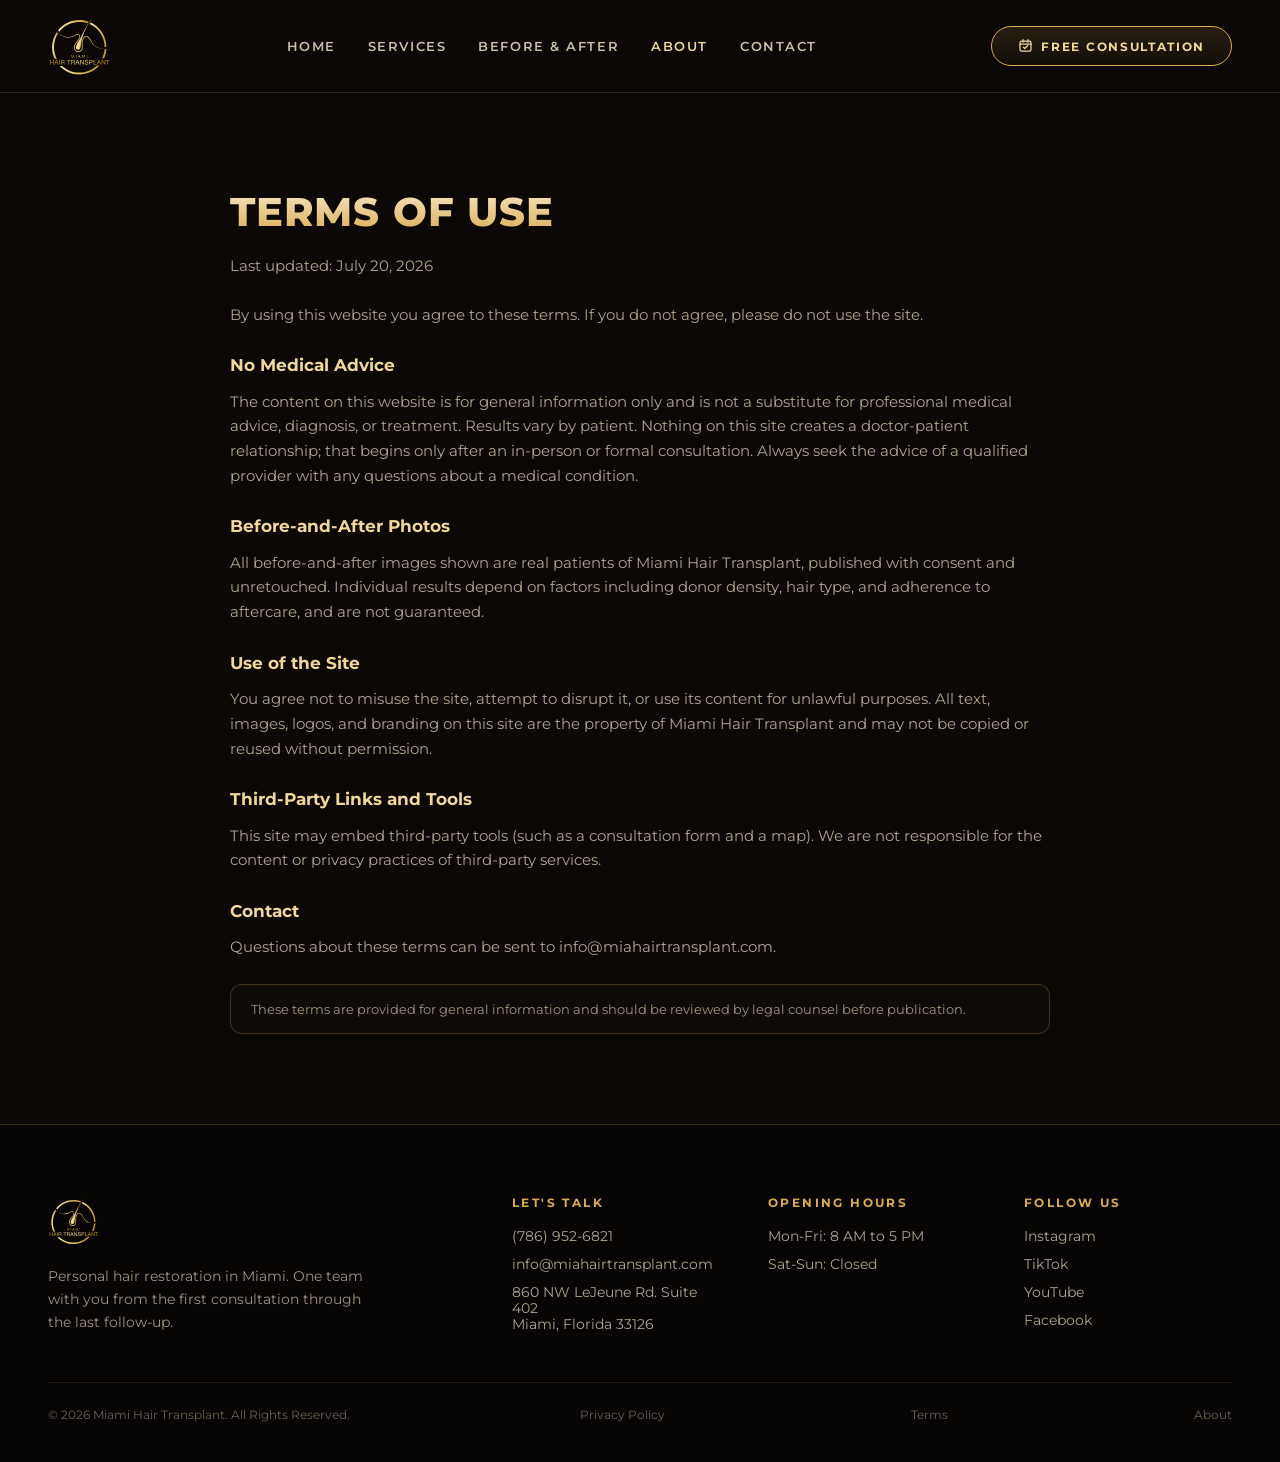
<file: terms.html>
<!DOCTYPE html>
<html lang="en">
<head>
  <meta charset="UTF-8">
  <meta http-equiv="Cache-Control" content="no-cache">
  <meta name="viewport" content="width=device-width, initial-scale=1.0">
  <title>Terms of Use | Miami Hair Transplant</title>
  <meta name="description" content="Terms of Use for the Miami Hair Transplant website.">
  <meta name="robots" content="noindex">
  <meta property="og:title" content="Terms of Use | Miami Hair Transplant">
  <meta property="og:type" content="website">
  <meta property="og:url" content="https://miahairtransplant.com/terms.html">

  <link rel="preconnect" href="https://fonts.googleapis.com">
  <link rel="preconnect" href="https://fonts.gstatic.com" crossorigin>
  <link href="https://fonts.googleapis.com/css2?family=Montserrat:wght@400;500;600;700;800&display=swap" rel="stylesheet">
  <link rel="stylesheet" href="css/site.css?v=21">
  <style>
    .ab-legal { padding: 80px 48px 90px; }
    .ab-legal .ab-inner { max-width: 820px; margin: 0 auto; }
    .ab-legal h2 { font-size: clamp(28px,22px+1.4vw,40px); }
    .ab-legal h3 { margin: 28px 0 8px; font-size: 17px; color: #f0d79a; }
    .ab-legal p, .ab-legal li { font-size: 14.5px; line-height: 1.7; color: #b0a48d; }
    .ab-legal ul { padding-left: 20px; margin: 10px 0 18px; }
    .ab-legal li { margin-bottom: 6px; }
    .ab-updated { font-size: 12.5px; color: #8a7f6b; margin-bottom: 24px; }
    .ab-legal-note {
      border: 1px solid rgba(217,171,83,.25); border-radius: 12px;
      background: rgba(20,15,10,.5); padding: 16px 20px; margin-top: 24px;
      font-size: 13px; color: #a0937c;
    }
    @media (max-width: 700px) { .ab-legal { padding: 54px 20px 60px; } }
  </style>
</head>
<body>
  <svg width="0" height="0" style="position:absolute" aria-hidden="true"><defs>
    <linearGradient id="icoGrad" x1="0" y1="0" x2="1" y2="1">
      <stop offset="0" stop-color="#f7e9c8"/><stop offset=".5" stop-color="#e2c06a"/><stop offset="1" stop-color="#bd8b1d"/>
    </linearGradient>
  </defs></svg>

  <!-- NAV -->
  <header class="nav">
    <a href="index.html#top" class="nav-logo">
      <img src="images/brand/logo-gold.svg" alt="Miami Hair Transplant">
    </a>
    <nav class="nav-links" aria-label="Main">
      <a href="index.html">Home</a>
      <a href="services.html">Services</a>
      <a href="before-after.html">Before &amp; After</a>
      <a href="about.html" style="color:#f0d79a">About</a>
      <a href="about.html#contact">Contact</a>
    </nav>
    <div class="nav-right">
      <a href="#consult" class="nav-cta"><svg viewBox="0 0 24 24" width="15" height="15" fill="none" stroke="currentColor" stroke-width="2" stroke-linecap="round" stroke-linejoin="round" aria-hidden="true"><rect x="3.2" y="4.8" width="17.6" height="16" rx="2.6"/><path d="M3.2 9.6h17.6M8 2.6v4M16 2.6v4"/><path d="M8.6 14.6l2.3 2.3 4.5-4.5"/></svg>Free Consultation</a>
      <a href="tel:+17869526821" class="nav-ico" aria-label="Call (786) 952-6821"><svg viewBox="0 0 24 24" width="19" height="19" fill="url(#icoGrad)" aria-hidden="true"><path d="M6.8 2.8c.7-.2 1.4.1 1.8.7l1.9 3c.4.6.3 1.4-.2 1.9l-1.2 1.2c1 2 2.6 3.6 4.6 4.6l1.2-1.2c.5-.5 1.3-.6 1.9-.2l3 1.9c.6.4.9 1.1.7 1.8l-.7 2.6c-.2.8-.9 1.3-1.7 1.3C10.6 20.4 3.6 13.4 3.6 5.2c0-.8.5-1.5 1.3-1.7z"/></svg></a>
      <a href="#consult" class="nav-ico" aria-label="Book a free consultation"><svg viewBox="0 0 24 24" width="19" height="19" fill="none" stroke="url(#icoGrad)" stroke-width="2" stroke-linecap="round" stroke-linejoin="round" aria-hidden="true"><rect x="3.2" y="4.8" width="17.6" height="16" rx="2.6"/><path d="M3.2 9.6h17.6M8 2.6v4M16 2.6v4"/><path d="M8.6 14.6l2.3 2.3 4.5-4.5"/></svg></a>
      <button class="nav-burger" aria-label="Open menu" aria-expanded="false" aria-controls="drawer">
        <span></span><span></span><span></span>
      </button>
    </div>
  </header>

  <div class="drawer-scrim" id="drawer-scrim" hidden></div>
  <aside class="drawer" id="drawer" aria-hidden="true" aria-label="Menu">
    <button class="drawer-close" aria-label="Close menu"><svg viewBox="0 0 24 24" width="22" height="22" fill="none" stroke="url(#icoGrad)" stroke-width="2.2" stroke-linecap="round" aria-hidden="true"><path d="M5 5l14 14M19 5L5 19"/></svg></button>
    <div class="drawer-head">
      <img src="images/brand/logo-gold.svg" alt="Miami Hair Transplant">
    </div>
    <nav class="drawer-links" aria-label="Menu">
      <a href="index.html">Home</a>
      <a href="services.html">Services</a>
      <a href="before-after.html">Before &amp; After</a>
      <a href="about.html">About</a>
      <a href="about.html#contact">Contact</a>
    </nav>
    <a class="drawer-cta" href="#consult">Online Consultation</a>
    <a class="drawer-phone" href="tel:+17869526821"><svg viewBox="0 0 24 24" width="18" height="18" fill="url(#icoGrad)" aria-hidden="true"><path d="M6.8 2.8c.7-.2 1.4.1 1.8.7l1.9 3c.4.6.3 1.4-.2 1.9l-1.2 1.2c1 2 2.6 3.6 4.6 4.6l1.2-1.2c.5-.5 1.3-.6 1.9-.2l3 1.9c.6.4.9 1.1.7 1.8l-.7 2.6c-.2.8-.9 1.3-1.7 1.3C10.6 20.4 3.6 13.4 3.6 5.2c0-.8.5-1.5 1.3-1.7z"/></svg>(786) 952-6821</a>
    <div class="drawer-info">
      <div class="drawer-info-item">
        <svg viewBox="0 0 24 24" width="19" height="19" fill="none" stroke="url(#icoGrad)" stroke-width="2" stroke-linecap="round" stroke-linejoin="round" aria-hidden="true"><path d="M12 21.5c4.5-4.4 6.8-8 6.8-11a6.8 6.8 0 1 0-13.6 0c0 3 2.3 6.6 6.8 11z"/><circle cx="12" cy="10.3" r="2.6" fill="url(#icoGrad)" stroke="none"/></svg>
        <span>860 NW LeJeune Rd, Suite 402<br>Miami, Florida 33126</span>
      </div>
      <div class="drawer-info-item">
        <svg viewBox="0 0 24 24" width="19" height="19" fill="none" stroke="url(#icoGrad)" stroke-width="2" stroke-linecap="round" stroke-linejoin="round" aria-hidden="true"><circle cx="12" cy="12" r="8.6"/><path d="M12 7v5.2l3.4 2"/></svg>
        <span>Mon-Fri: 8 AM to 5 PM<br>Sat-Sun: Closed</span>
      </div>
    </div>
    <div class="drawer-social">
      <a href="https://www.instagram.com/miamihairtransplant" aria-label="Instagram"><svg viewBox="0 0 24 24" width="21" height="21" fill="none" stroke="url(#icoGrad)" stroke-width="1.9" stroke-linecap="round" aria-hidden="true"><rect x="3" y="3" width="18" height="18" rx="5"/><circle cx="12" cy="12" r="4.2"/><circle cx="17.4" cy="6.6" r="1.15" fill="url(#icoGrad)" stroke="none"/></svg></a>
      <a href="https://www.tiktok.com/@Miamihairtransplant" aria-label="TikTok"><svg viewBox="0 0 24 24" width="21" height="21" fill="none" stroke="url(#icoGrad)" stroke-width="2.1" stroke-linecap="round" aria-hidden="true"><path d="M13.6 3v11.4a3.7 3.7 0 1 1-3.2-3.66"/><path d="M13.6 5.2c.9 2.2 2.7 3.6 5 3.8"/></svg></a>
      <a href="https://www.youtube.com/channel/UC0f7dtlWLFFPwHfkOV0_mSw" aria-label="YouTube"><svg viewBox="0 0 24 24" width="21" height="21" fill="none" stroke="url(#icoGrad)" stroke-width="1.9" stroke-linejoin="round" aria-hidden="true"><rect x="2.6" y="5.4" width="18.8" height="13.2" rx="3.6"/><path d="M10.2 9.4l4.6 2.6-4.6 2.6z" fill="url(#icoGrad)" stroke="none"/></svg></a>
      <a href="https://www.facebook.com/profile.php?id=61567885213808" aria-label="Facebook"><svg viewBox="0 0 24 24" width="21" height="21" fill="none" stroke="url(#icoGrad)" stroke-width="2.1" stroke-linecap="round" aria-hidden="true"><path d="M13.4 21v-7.2h2.6l.5-3h-3.1V8.9c0-.9.4-1.7 1.8-1.7h1.5V4.6c-.8-.1-1.7-.2-2.5-.2-2.6 0-4.3 1.6-4.3 4.4v2h-2.8v3h2.8V21"/></svg></a>
    </div>
  </aside>

  <section class="ab-legal">
    <div class="ab-inner">
      <h2 class="gold-h">Terms of Use</h2>
      <p class="ab-updated">Last updated: July 20, 2026</p>
      <p>By using this website you agree to these terms. If you do not agree, please do not use the site.</p>

      <h3>No Medical Advice</h3>
      <p>The content on this website is for general information only and is not a substitute for professional medical advice, diagnosis, or treatment. Results vary by patient. Nothing on this site creates a doctor-patient relationship; that begins only after an in-person or formal consultation. Always seek the advice of a qualified provider with any questions about a medical condition.</p>

      <h3>Before-and-After Photos</h3>
      <p>All before-and-after images shown are real patients of Miami Hair Transplant, published with consent and unretouched. Individual results depend on factors including donor density, hair type, and adherence to aftercare, and are not guaranteed.</p>

      <h3>Use of the Site</h3>
      <p>You agree not to misuse the site, attempt to disrupt it, or use its content for unlawful purposes. All text, images, logos, and branding on this site are the property of Miami Hair Transplant and may not be copied or reused without permission.</p>

      <h3>Third-Party Links and Tools</h3>
      <p>This site may embed third-party tools (such as a consultation form and a map). We are not responsible for the content or privacy practices of third-party services.</p>

      <h3>Contact</h3>
      <p>Questions about these terms can be sent to info@miahairtransplant.com.</p>

      <div class="ab-legal-note">These terms are provided for general information and should be reviewed by legal counsel before publication.</div>
    </div>
  </section>

  <!-- CONSULTATION MODAL -->
  <div class="modal-scrim" id="modal-scrim" hidden></div>
  <div class="modal" id="consult-modal" role="dialog" aria-modal="true" aria-labelledby="modal-title" aria-hidden="true">
    <button class="modal-close" aria-label="Close form"><svg viewBox="0 0 24 24" width="20" height="20" fill="none" stroke="url(#icoGrad)" stroke-width="2.2" stroke-linecap="round" aria-hidden="true"><path d="M5 5l14 14M19 5L5 19"/></svg></button>
    <div class="eyebrow">Schedule Consultation</div>
    <h3 class="gold-h" id="modal-title" style="margin-bottom:8px">Online Consultation</h3>
    <p class="modal-lede">Share your hair loss photos and details, and our specialist will review them. A coordinator will then contact you with personalized treatment options!</p>
    <div class="modal-form-wrap" id="modal-form-wrap">
      <div class="modal-loading" id="modal-loading">Loading form&hellip;</div>
      <iframe
        data-src="https://app.miahairtransplant.com/widget/form/Bn4RA087rTBKpgsw9BiW"
        style="width:100%;border:none;border-radius:3px"
        id="inline-Bn4RA087rTBKpgsw9BiW"
        data-layout="{'id':'INLINE'}"
        data-trigger-type="alwaysShow"
        data-trigger-value=""
        data-activation-type="alwaysActivated"
        data-activation-value=""
        data-deactivation-type="neverDeactivate"
        data-deactivation-value=""
        data-form-name="EN - Online Consultation - Copy"
        data-height="1430"
        data-layout-iframe-id="inline-Bn4RA087rTBKpgsw9BiW"
        data-form-id="Bn4RA087rTBKpgsw9BiW"
        title="EN - Online Consultation - Copy">
      </iframe>
    </div>
  </div>

  <!-- FOOTER -->
  <footer class="footer">
    <div class="footer-grid">
      <div class="footer-brand">
        <img src="images/brand/logo-gold.svg" alt="Miami Hair Transplant">
        <p>Personal hair restoration in Miami. One team with you from the first consultation through the last follow-up.</p>
      </div>
      <div class="footer-col">
        <div class="footer-title">Let's Talk</div>
        <div><a href="tel:+17869526821">(786) 952-6821</a></div>
        <div><a href="mailto:info@miahairtransplant.com">info@miahairtransplant.com</a></div>
        <div>860 NW LeJeune Rd. Suite 402<br>Miami, Florida 33126</div>
      </div>
      <div class="footer-col">
        <div class="footer-title">Opening Hours</div>
        <div>Mon-Fri: 8 AM to 5 PM</div>
        <div>Sat-Sun: Closed</div>
      </div>
      <div class="footer-col">
        <div class="footer-title">Follow Us</div>
        <a href="https://www.instagram.com/miamihairtransplant">Instagram</a>
        <a href="https://www.tiktok.com/@Miamihairtransplant">TikTok</a>
        <a href="https://www.youtube.com/channel/UC0f7dtlWLFFPwHfkOV0_mSw">YouTube</a>
        <a href="https://www.facebook.com/profile.php?id=61567885213808">Facebook</a>
      </div>
    </div>
    <div class="footer-bottom">
      <span>© 2026 Miami Hair Transplant. All Rights Reserved.</span>
      <a href="privacy.html">Privacy Policy</a>
        <a href="terms.html" style="margin-left:1rem">Terms</a>
        <a href="about.html" style="margin-left:1rem">About</a>
    </div>
  </footer>

  <script src="js/site.js?v=21"></script>
</body>
</html>
</file>
<file: css/site.css>
html { margin: 0; padding: 0; background: #0b0806; }
    body {
      margin: 0; padding: 0;
      background: #0b0806;
    }
    body { font-family: 'Montserrat', sans-serif; color: #f5efe4; overflow-x: hidden; }
    * { box-sizing: border-box; }
    a { color: #d9ab53; text-decoration: none; }
    a:hover { color: #f0d79a; }
    ::selection { background: #d9ab53; color: #0b0806; }
    img { max-width: 100%; }

    :root {
      --ease-out-quint: cubic-bezier(0.23, 1, 0.32, 1);
      --ease-out-cubic: cubic-bezier(0.215, 0.61, 0.355, 1);
    }

    @keyframes tickerScroll { from { transform: translateX(0); } to { transform: translateX(-50%); } }
    @keyframes riseIn { from { opacity: 0; transform: translateY(14px); } to { opacity: 1; transform: none; } }
    @keyframes emberDrift {
      from { background-position: 0 0, 0 0; }
      to { background-position: -420px 420px, 680px -680px; }
    }
    @keyframes emberPulse {
      0%, 100% { box-shadow: 0 0 18px rgba(255,90,46,.55), 0 0 40px rgba(255,90,46,.25); }
      50% { box-shadow: 0 0 28px rgba(255,90,46,.85), 0 0 70px rgba(255,90,46,.4); }
    }

    /* ---------- NAV ---------- */
    .nav {
      position: sticky; top: 0; z-index: 50;
      display: flex; align-items: center; justify-content: space-between; gap: 24px;
      padding: 14px 48px;
      background: rgba(11,8,6,.85);
      backdrop-filter: blur(12px); -webkit-backdrop-filter: blur(12px);
      border-bottom: 1px solid rgba(217,171,83,.18);
    }
    .nav-logo img { height: 64px; width: auto; display: block; }
    .nav-links {
      display: flex; align-items: center; gap: 32px;
      font-size: 13px; font-weight: 600; letter-spacing: .12em; text-transform: uppercase;
    }
    .nav-links a { color: #cbbfa8; }
    .nav-links a:hover { color: #f0d79a; }
    .nav-cta {
      display: inline-block; padding: 11px 26px;
      border: 1px solid #d9ab53; border-radius: 999px;
      color: #f0d79a; font-size: 12px; font-weight: 700; letter-spacing: .14em; text-transform: uppercase;
      background: linear-gradient(180deg, rgba(217,171,83,.14), rgba(217,171,83,.04));
      transition: background .2s ease, color .2s ease, transform 140ms var(--ease-out-cubic);
    }
    .nav-cta:hover { background: #d9ab53; color: #0b0806; }
    .nav-cta:active { transform: scale(0.97); }
    .nav-cta svg { vertical-align: -2px; margin-right: 8px; }
    .nav-right { display: flex; align-items: center; gap: 10px; }
    .nav-ico {
      display: none;
      width: 42px; height: 42px; border-radius: 50%;
      border: 1px solid rgba(217,171,83,.45);
      background: linear-gradient(180deg, rgba(217,171,83,.12), rgba(217,171,83,.03));
      align-items: center; justify-content: center;
      transition: transform 140ms var(--ease-out-cubic), border-color .2s ease;
    }
    .nav-ico:active { transform: scale(0.94); }
    .nav-burger {
      display: none;
      width: 42px; height: 42px; border-radius: 50%;
      border: 1px solid rgba(217,171,83,.45);
      background: linear-gradient(180deg, rgba(217,171,83,.12), rgba(217,171,83,.03));
      cursor: pointer; padding: 0;
      flex-direction: column; align-items: center; justify-content: center; gap: 4.5px;
    }
    .nav-burger span { display: block; width: 17px; height: 2px; border-radius: 2px; background: #e8c87a; }

    /* ---------- SIDE DRAWER (right to left) ---------- */
    .drawer-scrim {
      position: fixed; inset: 0; z-index: 60;
      background: rgba(5,3,2,.6);
      backdrop-filter: blur(3px); -webkit-backdrop-filter: blur(3px);
      opacity: 0; transition: opacity 260ms ease;
    }
    .drawer-scrim.open { opacity: 1; }
    .drawer {
      position: fixed; top: 0; right: 0; z-index: 70;
      height: 100dvh; width: 100vw;
      background:
        url("data:image/svg+xml,%3Csvg xmlns='http://www.w3.org/2000/svg' width='420' height='420'%3E%3Cg fill='%23d9ab53'%3E%3Ccircle cx='31' cy='62' r='1.6' opacity='.35'/%3E%3Ccircle cx='140' cy='24' r='1' opacity='.25'/%3E%3Ccircle cx='234' cy='90' r='2' opacity='.2'/%3E%3Ccircle cx='330' cy='48' r='1.2' opacity='.3'/%3E%3Ccircle cx='60' cy='190' r='1.1' opacity='.28'/%3E%3Ccircle cx='300' cy='210' r='1.3' opacity='.32'/%3E%3Ccircle cx='90' cy='320' r='1.7' opacity='.2'/%3E%3Ccircle cx='250' cy='356' r='1.1' opacity='.3'/%3E%3Ccircle cx='368' cy='300' r='1.4' opacity='.24'/%3E%3C/g%3E%3C/svg%3E"),
        radial-gradient(ellipse 90% 40% at 50% 0%, rgba(217,171,83,.12), transparent 65%),
        linear-gradient(200deg, #16100a, #0b0806 60%);
      display: flex; flex-direction: column; align-items: center;
      padding: 30px 30px calc(26px + env(safe-area-inset-bottom));
      transform: translateX(105%);
      transition: transform 320ms var(--ease-out-quint);
      overflow-y: auto;
      text-align: center;
    }
    .drawer.open { transform: translateX(0); }
    .drawer-close {
      position: absolute; top: 22px; right: 22px;
      width: 46px; height: 46px; border-radius: 50%;
      border: 1px solid rgba(217,171,83,.45);
      background: linear-gradient(180deg, rgba(217,171,83,.12), rgba(217,171,83,.03));
      cursor: pointer;
      display: flex; align-items: center; justify-content: center;
    }
    .drawer-head { margin-top: 14px; }
    .drawer-head img { height: 96px; width: auto; filter: drop-shadow(0 0 26px rgba(217,171,83,.35)); }
    .drawer-links {
      display: flex; flex-direction: column; align-items: stretch;
      width: min(100%, 340px);
      margin-top: 26px;
    }
    .drawer-links a {
      padding: 15px 0;
      font-size: 17px; font-weight: 700; letter-spacing: .16em; text-transform: uppercase;
      color: #ecdfc4;
      border-bottom: 1px solid rgba(217,171,83,.16);
    }
    .drawer-links a:last-child { border-bottom: 0; }
    .drawer-cta {
      margin-top: 20px;
      width: min(100%, 340px);
      padding: 17px;
      border-radius: 999px; text-align: center;
      background: linear-gradient(180deg, #f0d79a, #d9ab53);
      color: #1a1206; font-size: 13px; font-weight: 800; letter-spacing: .15em; text-transform: uppercase;
      box-shadow: 0 0 30px rgba(217,171,83,.35);
    }
    .drawer-cta:hover { color: #1a1206; }
    .drawer-phone {
      margin-top: 20px;
      display: flex; align-items: center; justify-content: center; gap: 10px;
      font-size: 18px; font-weight: 800; color: #f0d79a;
    }
    .drawer-info {
      margin-top: 22px; padding-top: 22px;
      width: min(100%, 340px);
      border-top: 1px solid rgba(217,171,83,.18);
      display: flex; flex-direction: column; gap: 16px;
    }
    .drawer-info-item {
      display: flex; align-items: flex-start; justify-content: center; gap: 11px;
      font-size: 14.5px; line-height: 1.55; color: #c9bda6;
      text-align: left;
    }
    .drawer-info-item svg { flex-shrink: 0; margin-top: 2px; }
    .drawer-social {
      margin-top: auto; padding-top: 24px;
      display: flex; justify-content: center; gap: 16px;
    }
    .drawer-social a {
      width: 50px; height: 50px; border-radius: 50%;
      border: 1px solid rgba(217,171,83,.45);
      background: linear-gradient(180deg, rgba(217,171,83,.1), rgba(217,171,83,.02));
      display: flex; align-items: center; justify-content: center;
      transition: border-color .2s ease, transform 140ms var(--ease-out-cubic);
    }
    .drawer-social a:active { transform: scale(0.94); }
    body.drawer-open { overflow: hidden; }

    /* Staggered entrance of drawer content */
    .drawer-head, .drawer-links a, .drawer-cta, .drawer-phone, .drawer-info, .drawer-social {
      opacity: 0; transform: translateY(12px);
      transition: opacity 380ms var(--ease-out-quint), transform 380ms var(--ease-out-quint);
    }
    .drawer.open .drawer-head, .drawer.open .drawer-links a, .drawer.open .drawer-cta,
    .drawer.open .drawer-phone, .drawer.open .drawer-info, .drawer.open .drawer-social {
      opacity: 1; transform: none;
    }
    .drawer.open .drawer-head { transition-delay: 60ms; }
    .drawer.open .drawer-links a:nth-child(1) { transition-delay: 110ms; }
    .drawer.open .drawer-links a:nth-child(2) { transition-delay: 150ms; }
    .drawer.open .drawer-links a:nth-child(3) { transition-delay: 190ms; }
    .drawer.open .drawer-links a:nth-child(4) { transition-delay: 230ms; }
    .drawer.open .drawer-links a:nth-child(5) { transition-delay: 270ms; }
    .drawer.open .drawer-links a:nth-child(6) { transition-delay: 310ms; }
    .drawer.open .drawer-cta { transition-delay: 360ms; }
    .drawer.open .drawer-phone { transition-delay: 400ms; }
    .drawer.open .drawer-info { transition-delay: 440ms; }
    .drawer.open .drawer-social { transition-delay: 480ms; }

    /* ---------- HERO ---------- */
    .hero { position: relative; }
    .hero > img { display: block; width: 100%; height: auto; }
    .hero-fade {
      position: absolute; inset: auto 0 0 0; height: 45%;
      background: linear-gradient(180deg, rgba(11,8,6,0), #0b0806);
    }
    .hero-content {
      position: relative; max-width: 880px; margin: -60px auto 0;
      padding: 0 32px 90px; text-align: center;
      display: flex; flex-direction: column; align-items: center; gap: 20px;
    }
    .hero-content > * { animation: riseIn 560ms var(--ease-out-quint) both; }
    .hero-content > :nth-child(2) { animation-delay: 80ms; }
    .hero-content > :nth-child(3) { animation-delay: 160ms; }
    .hero-content > :nth-child(4) { animation-delay: 240ms; }
    .kicker {
      font-size: 13px; font-weight: 700; letter-spacing: .3em; text-transform: uppercase; color: #d9ab53;
    }
    .hero h1 {
      margin: 0; font-size: clamp(34px, 24px + 2.5vw, 56px); font-weight: 800; line-height: 1.1; letter-spacing: .01em;
      text-wrap: balance;
      background: linear-gradient(180deg, #f7e9c8, #d9ab53);
      -webkit-background-clip: text; background-clip: text; color: transparent;
    }
    .hero p { margin: 0; max-width: 560px; font-size: 18px; line-height: 1.6; color: #c9bda6; }
    .hero-ctas { display: flex; gap: 16px; margin-top: 8px; flex-wrap: wrap; justify-content: center; }
    .btn-solid {
      display: inline-block; padding: 16px 38px; border-radius: 999px;
      background: linear-gradient(180deg, #f0d79a, #d9ab53);
      color: #1a1206; font-size: 13px; font-weight: 800; letter-spacing: .14em; text-transform: uppercase;
      box-shadow: 0 0 30px rgba(217,171,83,.35);
      transition: filter .2s ease, transform 140ms var(--ease-out-cubic);
    }
    .btn-solid:hover { filter: brightness(1.1); color: #1a1206; }
    .btn-solid:active { transform: scale(0.97); }
    .btn-outline {
      display: inline-block; padding: 16px 38px; border-radius: 999px;
      border: 1px solid rgba(217,171,83,.5);
      color: #f0d79a; font-size: 13px; font-weight: 700; letter-spacing: .14em; text-transform: uppercase;
      transition: border-color .2s ease, transform 140ms var(--ease-out-cubic);
    }
    .btn-outline:hover { border-color: #f0d79a; }
    .btn-outline:active { transform: scale(0.97); }

    /* ---------- TICKER ---------- */
    .ticker {
      overflow: hidden;
      -webkit-mask-image: linear-gradient(90deg, transparent, #000 7%, #000 93%, transparent);
      mask-image: linear-gradient(90deg, transparent, #000 7%, #000 93%, transparent);
      border-top: 1px solid rgba(217,171,83,.3); border-bottom: 1px solid rgba(217,171,83,.3);
      background:
        radial-gradient(ellipse 50% 120% at 50% 50%, rgba(217,171,83,.06), transparent),
        linear-gradient(180deg, #140e09, #0b0806);
      padding: 10px 0;
    }
    .ticker-track { display: flex; width: max-content; animation: tickerScroll 30s linear infinite; }
    .ticker:hover .ticker-track { animation-play-state: paused; }
    .ticker-group {
      display: flex; align-items: center; gap: 44px; padding-right: 44px;
      font-size: 13px; font-weight: 700; letter-spacing: .28em; text-transform: uppercase;
      color: #e2c17a; white-space: nowrap;
    }
    .tk-sep { height: 30px; width: auto; display: block; opacity: .95; }
    .tk-heat { height: 40px; margin: -5px 0; }

    /* ---------- SECTION SCAFFOLD ---------- */
    .eyebrow {
      font-size: 12px; font-weight: 700; letter-spacing: .28em; text-transform: uppercase; color: #b2a58a;
    }
    .gold-h {
      margin: 14px 0 18px; font-size: clamp(28px, 22px + 1.5vw, 40px); font-weight: 800; letter-spacing: .02em; text-transform: uppercase;
      background: linear-gradient(180deg, #f7e9c8, #d9ab53);
      -webkit-background-clip: text; background-clip: text; color: transparent;
    }
    .section-lede { margin: 0 auto 56px; max-width: 640px; font-size: 17px; line-height: 1.7; color: #c9bda6; }

    /* ---------- WHY US ---------- */
    .why-wrap {
      background:
        radial-gradient(ellipse 70% 28% at 50% 32%, rgba(217,171,83,.14), transparent);
    }
    .why { max-width: 1200px; margin: 0 auto; padding: 110px 48px 90px; text-align: center; }
    .why-grid { display: grid; grid-template-columns: repeat(4, minmax(0,1fr)); gap: 20px; }
    .why-card {
      border: 1px solid rgba(217,171,83,.28); border-radius: 14px; padding: 32px 22px;
      background: linear-gradient(180deg, rgba(217,171,83,.07), rgba(217,171,83,.02));
      display: flex; flex-direction: column; align-items: center; gap: 14px;
      transition: border-color .25s ease, box-shadow .25s ease;
    }
    .why-card:hover { border-color: rgba(217,171,83,.6); box-shadow: 0 0 34px rgba(217,171,83,.12); }
    @media (hover: hover) and (pointer: fine) {
      .why-card, .svc-card { transition: border-color .25s ease, box-shadow .25s ease, transform 200ms var(--ease-out-cubic); }
      .why-card:hover, .svc-card:hover { transform: translateY(-3px); }
    }
    .medal {
      width: 72px; height: 72px; border-radius: 50%;
      position: relative;
      background: radial-gradient(circle at 32% 26%, rgba(240,215,154,.32), rgba(217,171,83,.06) 70%);
      border: 1px solid rgba(217,171,83,.55);
      box-shadow: 0 0 26px rgba(217,171,83,.18), inset 0 1px 0 rgba(247,233,200,.25);
      display: flex; align-items: center; justify-content: center;
      flex-shrink: 0;
    }
    .medal::after {
      content: ""; position: absolute; inset: 5px; border-radius: 50%;
      border: 1px solid rgba(217,171,83,.28);
    }
    .why-card h3 { margin: 0; font-size: 15px; font-weight: 700; color: #f0d79a; }
    .why-card p { margin: 0; font-size: 13.5px; line-height: 1.6; color: #b0a48d; }

    /* ---------- SERVICES ---------- */
    .services {
      background:
        url("images/brand/follicle-mark.svg") no-repeat right -160px top 90px / 560px auto,
        radial-gradient(ellipse 70% 25% at 12% 28%, rgba(255,90,46,.09), transparent),
        radial-gradient(ellipse 55% 26% at 88% 68%, rgba(217,171,83,.09), transparent);
      padding: 100px 48px;
    }
    .services-inner { max-width: 1200px; margin: 0 auto; }
    .services-head { text-align: center; margin-bottom: 56px; }
    .svc-grid { display: grid; grid-template-columns: repeat(3, minmax(0,1fr)); gap: 22px; }
    .svc-card {
      border: 1px solid rgba(217,171,83,.25); border-radius: 16px; padding: 36px 28px;
      background: linear-gradient(160deg, rgba(217,171,83,.1), rgba(20,15,10,.65) 45%);
      display: flex; flex-direction: column; gap: 14px;
      transition: border-color .25s ease, box-shadow .25s ease;
    }
    .svc-card:hover { border-color: rgba(255,90,46,.55); box-shadow: 0 0 34px rgba(255,90,46,.1); }
    .svc-card h3 { margin: 0; font-size: 19px; font-weight: 700; color: #f0d79a; }
    .svc-card p { margin: 0; font-size: 14px; line-height: 1.65; color: #b0a48d; }
    .svc-more { margin-top: auto; padding-top: 14px; font-size: 13px; font-weight: 700; letter-spacing: .08em; color: #e8c87a; }
    .svc-more:hover { color: #f0d79a; }

    /* ---------- BEFORE / AFTER ---------- */
    .results-wrap {
      background:
        radial-gradient(ellipse 60% 27% at 50% 32%, rgba(217,171,83,.12), transparent);
    }
    .results { max-width: 1200px; margin: 0 auto; padding: 110px 48px 90px; text-align: center; }
    .ba-grid { display: grid; grid-template-columns: repeat(3, minmax(0,1fr)); gap: 22px; }
    .ba-item { display: flex; flex-direction: column; gap: 10px; min-width: 0; }
    .ba-box {
      aspect-ratio: 4 / 5; border: 1px solid rgba(217,171,83,.35); border-radius: 14px; overflow: hidden;
    }
    .ba-box img { width: 100%; height: 100%; object-fit: cover; display: block; }
    .ba-label { font-size: 12px; font-weight: 700; letter-spacing: .2em; text-transform: uppercase; color: #d9ab53; }
    .ba-label.dim { color: #a0937c; }

    .ba-more {
      display: inline-flex; align-items: center; gap: 10px;
      margin-top: 44px;
      padding: 15px 34px;
      border: 1px solid rgba(217,171,83,.5); border-radius: 999px;
      color: #f0d79a; font-size: 13px; font-weight: 700; letter-spacing: .14em; text-transform: uppercase;
      transition: border-color .2s ease, transform 140ms var(--ease-out-cubic);
    }
    .ba-more:hover { border-color: #f0d79a; color: #f0d79a; }
    .ba-more:active { transform: scale(0.97); }
    .ba-more-arrow { transition: transform .2s var(--ease-out-cubic); font-size: 16px; }
    .ba-more:hover .ba-more-arrow { transform: translateX(5px); }

    /* ---------- CASE CAROUSELS (before-after page) ---------- */
    .bac-viewer { position: relative; }
    .bac-viewer .bac-slide { display: none; width: 100%; height: 100%; object-fit: cover; background: #14100a; }
    .bac-viewer .bac-slide.active { display: block; }
    .bac-viewer.is-loading::after {
      content: "";
      position: absolute; top: 50%; left: 50%; z-index: 1;
      width: 34px; height: 34px; margin: -17px 0 0 -17px;
      border-radius: 50%;
      border: 3px solid rgba(217,171,83,.25);
      border-top-color: #e8c87a;
      animation: bacSpin 800ms linear infinite;
    }
    @keyframes bacSpin { to { transform: rotate(360deg); } }
    .bac-nav {
      position: absolute; top: 50%; transform: translateY(-50%);
      z-index: 2;
      width: 40px; height: 40px; border-radius: 50%;
      border: 1px solid rgba(217,171,83,.55);
      background: rgba(11,8,6,.55);
      backdrop-filter: blur(4px); -webkit-backdrop-filter: blur(4px);
      color: #f0d79a; font-size: 22px; line-height: 1;
      cursor: pointer;
      display: flex; align-items: center; justify-content: center;
      transition: background .2s ease, transform 140ms var(--ease-out-cubic);
    }
    .bac-nav:hover { background: rgba(217,171,83,.25); }
    .bac-nav:active { transform: translateY(-50%) scale(0.92); }
    .bac-prev { left: 10px; }
    .bac-next { right: 10px; }
    .bac-dots { display: flex; justify-content: center; gap: 8px; padding-top: 12px; }
    .bac-dot {
      width: 9px; height: 9px; border-radius: 50%;
      padding: 0; border: 0; cursor: pointer;
      background: rgba(217,171,83,.3);
      transition: background .2s ease, transform .2s ease;
    }
    .bac-dot:hover { background: rgba(217,171,83,.6); }
    .bac-dot[aria-current="true"] { background: #e8c87a; transform: scale(1.25); }

    /* ---------- PROCESS ---------- */
    .process {
      background:
        radial-gradient(ellipse 60% 26% at 88% 30%, rgba(217,171,83,.12), transparent);
      padding: 100px 48px;
    }
    .process-inner { max-width: 1100px; margin: 0 auto; }
    .process-head { text-align: center; margin-bottom: 60px; }
    .steps { display: grid; grid-template-columns: repeat(4, minmax(0,1fr)); gap: 20px; }
    .step { display: flex; flex-direction: column; gap: 14px; border-top: 2px solid rgba(217,171,83,.5); padding-top: 22px; }
    .step-num { font-size: 44px; font-weight: 800; line-height: 1; color: transparent; -webkit-text-stroke: 1px #d9ab53; }
    .step h3 { margin: 0; font-size: 16px; font-weight: 700; color: #f0d79a; }
    .step p { margin: 0; font-size: 14px; line-height: 1.65; color: #b0a48d; }

    /* ---------- TEAM ---------- */
    .team-wrap {
      background:
        radial-gradient(ellipse 65% 27% at 50% 32%, rgba(217,171,83,.11), transparent);
    }
    .team { max-width: 1000px; margin: 0 auto; padding: 100px 48px 90px; }
    .team-head { text-align: center; margin-bottom: 48px; }
    .team-grid { display: grid; grid-template-columns: 1fr 1fr; gap: 26px; }
    .team-card {
      border: 1px solid rgba(217,171,83,.28); border-radius: 16px; overflow: hidden;
      background: linear-gradient(180deg, rgba(217,171,83,.07), rgba(20,15,10,.55));
      text-align: center;
      transition: border-color .25s ease, box-shadow .25s ease;
    }
    .team-card:hover { border-color: rgba(217,171,83,.6); box-shadow: 0 0 34px rgba(217,171,83,.12); }
    .team-photo { height: 400px; }
    .team-photo img { width: 100%; height: 100%; object-fit: cover; object-position: top center; display: block; }
    .team-card h3 { margin: 20px 22px 4px; font-size: 20px; font-weight: 700; color: #f0d79a; }
    .team-role {
      font-size: 11.5px; font-weight: 700; letter-spacing: .22em; text-transform: uppercase;
      color: #a0937c; margin-top: 4px;
    }
    .team-card p { margin: 12px 26px 26px; font-size: 14px; line-height: 1.65; color: #b0a48d; }

    /* ---------- CARE ---------- */
    .care-wrap { background: radial-gradient(ellipse 60% 26% at 50% 50%, rgba(217,171,83,.09), transparent); }
    .care {
      max-width: 1200px; margin: 0 auto; padding: 110px 48px;
      display: grid; grid-template-columns: 1fr 1fr; gap: 56px; align-items: center;
    }
    .care-photos { display: grid; grid-template-columns: 1fr 1fr; gap: 16px; }
    .care-photos img {
      width: 100%; height: 420px; object-fit: cover; border-radius: 14px;
      border: 1px solid rgba(217,171,83,.35);
    }
    .care-photos img:last-child { margin-top: 36px; }
    .care-copy { display: flex; flex-direction: column; gap: 20px; }
    .care-copy h2 {
      margin: 0; font-size: clamp(28px, 22px + 1.4vw, 38px); font-weight: 800; line-height: 1.15;
      background: linear-gradient(180deg, #f7e9c8, #d9ab53);
      -webkit-background-clip: text; background-clip: text; color: transparent;
    }
    .care-copy > p { margin: 0; font-size: 16px; line-height: 1.7; color: #c9bda6; }
    .care-list { display: flex; flex-direction: column; gap: 12px; margin-top: 6px; }
    .care-list div { display: flex; align-items: center; gap: 12px; font-size: 15px; color: #e7dcc4; }
    .care-list .fl { color: #ff5a2e; font-size: 12px; }

    /* ---------- CLINIC GALLERY ---------- */
    .gallery {
      background:
        radial-gradient(ellipse 60% 26% at 50% 70%, rgba(217,171,83,.12), transparent);
      padding: 0 48px 110px;
    }
    .gallery-inner { max-width: 1200px; margin: 0 auto; }
    .gallery-head { text-align: center; margin-bottom: 48px; }
    .gallery-grid { display: grid; grid-template-columns: repeat(3, minmax(0,1fr)); grid-auto-rows: 320px; gap: 18px; }
    .gallery-grid img {
      width: 100%; height: 100%; object-fit: cover; border-radius: 14px;
      border: 1px solid rgba(217,171,83,.3);
    }
    .gallery-grid img.wide { grid-column: span 2; }

    /* ---------- TESTIMONIALS ---------- */
    .testi {
      background:
        url("images/brand/follicle-mark.svg") no-repeat left -200px bottom -140px / 620px auto,
        radial-gradient(ellipse 70% 27% at 50% 68%, rgba(217,171,83,.12), transparent);
      padding: 100px 48px;
    }
    .testi-inner { max-width: 1200px; margin: 0 auto; }
    .testi-head { text-align: center; margin-bottom: 56px; }
    /* Testimonials slider: 3 cards per view, native scroll-snap + arrows/dots */
    .testi-slider { position: relative; }
    .testi-grid {
      display: flex; gap: 22px;
      overflow-x: auto; scroll-snap-type: x mandatory; scroll-behavior: smooth;
      scrollbar-width: none; -ms-overflow-style: none;
      padding: 4px 2px 6px;
    }
    .testi-grid::-webkit-scrollbar { display: none; }
    .testi-card {
      flex: 0 0 calc((100% - 44px) / 3); scroll-snap-align: start;
      border: 1px solid rgba(217,171,83,.25); border-radius: 16px; padding: 34px 30px;
      background: rgba(20,15,10,.6);
      display: flex; flex-direction: column; gap: 18px;
    }
    .testi-arrow {
      position: absolute; top: 50%; transform: translateY(-50%); z-index: 3;
      width: 46px; height: 46px; border-radius: 50%;
      border: 1px solid rgba(217,171,83,.4); background: rgba(18,13,8,.82);
      -webkit-backdrop-filter: blur(6px); backdrop-filter: blur(6px);
      color: #f0d79a; font-size: 26px; line-height: 1; cursor: pointer;
      display: flex; align-items: center; justify-content: center;
      transition: transform .15s ease, background .2s ease, opacity .2s ease;
    }
    .testi-arrow:hover { background: rgba(30,22,14,.96); }
    .testi-arrow:active { transform: translateY(-50%) scale(.92); }
    .testi-arrow.prev { left: -16px; }
    .testi-arrow.next { right: -16px; }
    .testi-arrow[disabled] { opacity: .3; cursor: default; pointer-events: none; }
    .testi-dots { display: flex; justify-content: center; gap: 9px; margin-top: 30px; }
    .testi-dots button {
      width: 9px; height: 9px; padding: 0; border-radius: 50%; cursor: pointer;
      border: 1px solid rgba(217,171,83,.55); background: transparent;
      transition: background .2s ease, transform .2s ease, width .2s ease;
    }
    .testi-dots button.active { background: #e2c06a; border-color: #e2c06a; width: 22px; border-radius: 999px; }
    .g-badge {
      display: inline-flex; align-items: center; gap: 10px;
      margin-top: 22px; padding: 10px 20px;
      border: 1px solid rgba(217,171,83,.3); border-radius: 999px;
      background: rgba(20,15,10,.6);
      font-size: 13px;
    }
    .g-score { font-weight: 800; color: #f5efe4; }
    .g-stars { color: #e8c87a; letter-spacing: .1em; font-size: 13px; }
    .g-note { color: #b0a48d; font-weight: 600; }
    .testi-top { display: flex; align-items: center; justify-content: space-between; }
    .card-stars { color: #e8c87a; letter-spacing: .12em; font-size: 13px; }
    .testi-src {
      display: flex; align-items: center; gap: 6px;
      font-size: 11.5px; color: #a0937c; margin-top: 2px;
    }
    .testi-mark { font-size: 40px; line-height: .6; color: #d9ab53; font-weight: 800; }
    .testi-card blockquote { margin: 0; font-size: 14.5px; line-height: 1.7; color: #c9bda6; }
    .testi-who { margin-top: auto; display: flex; align-items: center; gap: 10px; }
    .testi-avatar {
      width: 36px; height: 36px; border-radius: 50%;
      background: linear-gradient(180deg, #f0d79a, #d9ab53);
      color: #1a1206; display: flex; align-items: center; justify-content: center;
      font-weight: 800; font-size: 14px;
    }
    .testi-name { font-size: 14px; font-weight: 700; color: #f0d79a; }

    /* ---------- FAQ ---------- */
    .faq { max-width: 820px; margin: 0 auto; padding: 110px 48px; }
    .faq-head { text-align: center; margin-bottom: 48px; }
    .faq-list { display: flex; flex-direction: column; gap: 12px; }
    .faq-item { border: 1px solid rgba(217,171,83,.25); border-radius: 12px; background: rgba(20,15,10,.6); overflow: hidden; }
    .faq-q {
      width: 100%; display: flex; align-items: center; justify-content: space-between; gap: 16px;
      padding: 20px 24px; background: none; border: none; cursor: pointer; text-align: left;
      font-family: 'Montserrat', sans-serif; font-size: 16px; font-weight: 700; color: #f0d79a;
    }
    .faq-mark { color: #d9ab53; font-size: 18px; flex-shrink: 0; }
    .faq-a {
      display: grid; grid-template-rows: 0fr;
      transition: grid-template-rows 200ms var(--ease-out-cubic);
    }
    .faq-item.open .faq-a { grid-template-rows: 1fr; transition-duration: 260ms; }
    .faq-a > div {
      overflow: hidden; min-height: 0;
      padding: 0 24px; font-size: 14.5px; line-height: 1.7; color: #b0a48d;
    }
    .faq-item.open .faq-a > div { padding-bottom: 22px; }

    /* ---------- CONSULTATION ---------- */
    .consult {
      background:
        url("data:image/svg+xml,%3Csvg xmlns='http://www.w3.org/2000/svg' viewBox='0 0 900 330' fill='none'%3E%3Cline x1='0' y1='329' x2='900' y2='329' stroke='%23d9ab53' stroke-opacity='.14'/%3E%3Ccircle cx='450' cy='329' r='190' stroke='%23d9ab53' stroke-opacity='.13'/%3E%3Ccircle cx='450' cy='329' r='58' stroke='%23d9ab53' stroke-opacity='.18'/%3E%3Ccircle cx='450' cy='329' r='4' fill='%23d9ab53' fill-opacity='.25'/%3E%3C/svg%3E") no-repeat top -40px center / 900px auto,
        radial-gradient(ellipse 75% 26% at 50% 30%, rgba(217,171,83,.14), transparent);
      padding: 110px 48px;
    }
    .consult-inner { max-width: 640px; margin: 0 auto; text-align: center; }
    .consult-inner .gold-h { margin-bottom: 16px; }
    .consult-lede { margin: 0 0 44px; font-size: 16px; line-height: 1.7; color: #c9bda6; }
    .consult-form {
      border: 1px solid rgba(217,171,83,.4); border-radius: 18px; padding: 40px 36px;
      background: rgba(15,11,8,.8); box-shadow: 0 0 70px rgba(217,171,83,.1);
      display: flex; flex-direction: column; gap: 16px; text-align: left;
    }
    .consult-form input, .consult-form textarea {
      padding: 15px 18px; border-radius: 10px;
      border: 1px solid rgba(217,171,83,.3);
      background: rgba(11,8,6,.7); color: #f5efe4;
      font-family: 'Montserrat', sans-serif; font-size: 14px; outline: none;
    }
    .consult-form input:focus, .consult-form textarea:focus { border-color: #d9ab53; }
    .consult-form textarea { resize: vertical; }
    .consult-form input::placeholder, .consult-form textarea::placeholder { color: #a0937c; }
    .consult-submit {
      margin-top: 8px; padding: 18px; border-radius: 12px;
      border: 1px solid #ff5a2e;
      background: linear-gradient(180deg, rgba(255,90,46,.18), rgba(255,90,46,.06));
      color: #ffd9cc; font-family: 'Montserrat', sans-serif; font-size: 14px; font-weight: 800;
      letter-spacing: .18em; text-transform: uppercase; cursor: pointer;
      animation: emberPulse 3s ease-in-out infinite;
      transition: background .2s ease, color .2s ease, transform 140ms var(--ease-out-cubic);
    }
    .consult-submit:hover { background: #ff5a2e; color: #fff; }
    .consult-submit:active { transform: scale(0.98); }
    .consult-form { transition: opacity 160ms ease, transform 160ms var(--ease-out-cubic); }
    .consult-form.leaving { opacity: 0; transform: scale(0.98); }
    .consult-thanks.showing { display: block; animation: riseIn 320ms var(--ease-out-quint) both; }
    .consult-thanks {
      display: none;
      border: 1px solid rgba(217,171,83,.5); border-radius: 16px; padding: 60px 40px;
      background: rgba(217,171,83,.06);
      font-size: 18px; font-weight: 700; color: #f0d79a;
    }

    /* ---------- AMBIENT EMBERS: drifting gold lights behind content ---------- */
    .why-wrap, .services, .results-wrap, .process, .team-wrap, .care-wrap,
    .gallery, .testi, .faq, .consult {
      position: relative; isolation: isolate;
    }
    .why-wrap::before, .services::before, .results-wrap::before, .process::before,
    .team-wrap::before, .care-wrap::before, .gallery::before, .testi::before,
    .faq::before, .consult::before {
      content: "";
      position: absolute; inset: -80px 0;
      z-index: -1; pointer-events: none;
      background-image:
        url("data:image/svg+xml,%3Csvg xmlns='http://www.w3.org/2000/svg' width='420' height='420'%3E%3Cg fill='%23e8c87a'%3E%3Ccircle cx='31' cy='62' r='1.6' opacity='.4'/%3E%3Ccircle cx='140' cy='24' r='1' opacity='.3'/%3E%3Ccircle cx='234' cy='90' r='2' opacity='.22'/%3E%3Ccircle cx='330' cy='48' r='1.2' opacity='.34'/%3E%3Ccircle cx='396' cy='150' r='1.5' opacity='.24'/%3E%3Ccircle cx='60' cy='190' r='1.1' opacity='.32'/%3E%3Ccircle cx='180' cy='236' r='1.7' opacity='.2'/%3E%3Ccircle cx='300' cy='210' r='1.2' opacity='.36'/%3E%3Ccircle cx='90' cy='320' r='1.6' opacity='.24'/%3E%3Ccircle cx='250' cy='356' r='1' opacity='.34'/%3E%3Ccircle cx='368' cy='300' r='1.3' opacity='.26'/%3E%3Ccircle cx='24' cy='396' r='1.2' opacity='.3'/%3E%3C/g%3E%3Cg fill='%23f7e9c8'%3E%3Ccircle cx='200' cy='140' r='.9' opacity='.45'/%3E%3Ccircle cx='120' cy='96' r='.8' opacity='.34'/%3E%3Ccircle cx='350' cy='250' r='.9' opacity='.4'/%3E%3Ccircle cx='40' cy='270' r='.7' opacity='.36'/%3E%3C/g%3E%3C/svg%3E"),
        url("data:image/svg+xml,%3Csvg xmlns='http://www.w3.org/2000/svg' width='680' height='680'%3E%3Cg fill='%23bd8b1d'%3E%3Ccircle cx='80' cy='120' r='2.4' opacity='.14'/%3E%3Ccircle cx='300' cy='60' r='1.8' opacity='.18'/%3E%3Ccircle cx='520' cy='180' r='2.6' opacity='.12'/%3E%3Ccircle cx='180' cy='340' r='2' opacity='.16'/%3E%3Ccircle cx='430' cy='420' r='2.3' opacity='.13'/%3E%3Ccircle cx='620' cy='520' r='1.8' opacity='.16'/%3E%3Ccircle cx='90' cy='560' r='2.2' opacity='.12'/%3E%3Ccircle cx='340' cy='620' r='1.8' opacity='.16'/%3E%3C/g%3E%3C/svg%3E");
      background-size: 420px 420px, 680px 680px;
      animation: emberDrift 110s linear infinite;
    }

    /* ---------- SCROLL REVEALS (armed via html.rv) ---------- */
    html.rv .rv-el {
      opacity: 0; transform: translateY(18px);
      transition: opacity 520ms var(--ease-out-quint), transform 520ms var(--ease-out-quint);
      transition-delay: var(--rv-d, 0ms);
    }
    html.rv .rv-el.rv-in { opacity: 1; transform: none; }

    /* ---------- CONSULTATION MODAL ---------- */
    .modal-scrim {
      position: fixed; inset: 0; z-index: 90;
      background: rgba(5,3,2,.65);
      backdrop-filter: blur(4px); -webkit-backdrop-filter: blur(4px);
      opacity: 0; transition: opacity 220ms ease;
    }
    .modal-scrim.open { opacity: 1; }
    .modal {
      position: fixed; z-index: 100;
      top: 50%; left: 50%;
      width: min(94vw, 720px);
      max-height: min(90dvh, 860px);
      overflow-y: auto;
      transform: translate(-50%, -50%) scale(.96);
      opacity: 0; visibility: hidden;
      background:
        radial-gradient(ellipse 80% 30% at 50% 0%, rgba(217,171,83,.12), transparent),
        linear-gradient(200deg, #171009, #0d0906 70%);
      border: 1px solid rgba(217,171,83,.45);
      border-radius: 20px;
      box-shadow: 0 30px 90px rgba(0,0,0,.6), 0 0 60px rgba(217,171,83,.12);
      padding: 40px 34px 34px;
      text-align: center;
      transition: opacity 220ms var(--ease-out-quint), transform 220ms var(--ease-out-quint), visibility 220ms;
    }
    .modal.open { opacity: 1; visibility: visible; transform: translate(-50%, -50%) scale(1); }
    .modal .gold-h { font-size: clamp(24px, 20px + 1vw, 30px); }
    .modal-lede { margin: 0 0 24px; font-size: 15px; line-height: 1.6; color: #c9bda6; }
    .modal-close {
      position: absolute; top: 16px; right: 16px;
      width: 40px; height: 40px; border-radius: 50%;
      border: 1px solid rgba(217,171,83,.4); background: none; cursor: pointer;
      display: flex; align-items: center; justify-content: center;
    }
    .modal-form-wrap {
      position: relative;
      min-height: 420px;
      border-radius: 12px;
      overflow: hidden;
      /* Light card so the GoHighLevel form's dark field text stays readable
         (the embed is a cross-origin iframe we cannot restyle from here). */
      background: #ffffff;
      padding: 8px 12px;
    }
    .modal-form-wrap iframe { position: relative; z-index: 1; display: block; width: 100%; height: 1430px; border: none; }
    .modal-form-wrap.loaded .modal-loading { display: none; }
    .modal-loading {
      position: absolute; inset: 0; z-index: 0;
      display: flex; align-items: center; justify-content: center;
      color: #8a7f6b; font-size: 14px; letter-spacing: .08em;
    }
    body.modal-open { overflow: hidden; }
    @media (max-width: 700px) {
      .modal {
        top: 0; left: 0;
        width: 100vw; height: 100dvh; max-height: none;
        border-radius: 0; border: 0;
        padding: 54px 18px calc(16px + env(safe-area-inset-bottom));
        display: flex; flex-direction: column;
        transform: translateY(4%);
      }
      .modal.open { transform: translateY(0); }
      .modal-lede { margin-bottom: 16px; font-size: 14px; }
      .modal .gold-h { font-size: 22px; }
      .modal { overflow-y: auto; display: block; }
      .modal-form-wrap { min-height: 0; }
    }

    /* ---------- FOOTER ---------- */
    .footer { border-top: 1px solid rgba(217,171,83,.2); background: rgba(5,3,2,.5); padding: 70px 48px 40px; }
    .footer-grid {
      max-width: 1200px; margin: 0 auto;
      display: grid; grid-template-columns: 2fr 1fr 1fr 1fr; gap: 48px;
    }
    .footer-brand { display: flex; flex-direction: column; gap: 18px; }
    .footer-brand img { height: 52px; width: auto; align-self: flex-start; }
    .footer-brand p { margin: 0; font-size: 13.5px; line-height: 1.7; color: #a0937c; max-width: 320px; }
    .footer-col { display: flex; flex-direction: column; gap: 12px; font-size: 13.5px; color: #b0a48d; }
    .footer-col a { color: #b0a48d; }
    .footer-col a:hover { color: #f0d79a; }
    .footer-title {
      font-size: 12px; font-weight: 700; letter-spacing: .2em; text-transform: uppercase;
      color: #d9ab53; margin-bottom: 6px;
    }
    .footer-bottom {
      max-width: 1200px; margin: 48px auto 0; padding-top: 24px;
      border-top: 1px solid rgba(217,171,83,.12);
      display: flex; justify-content: space-between; gap: 12px; flex-wrap: wrap;
      font-size: 12px; color: #6b6152;
    }
    .footer-bottom a { color: #6b6152; }
    .footer-bottom a:hover { color: #d9ab53; }

    /* ---------- RESPONSIVE ---------- */
    html { scroll-behavior: smooth; }
    section[id], div[id] { scroll-margin-top: 84px; }

    @media (max-width: 1020px) {
      .why-grid, .steps { grid-template-columns: repeat(2, minmax(0,1fr)); }
      .svc-grid, .ba-grid { grid-template-columns: repeat(2, minmax(0,1fr)); }
      .testi-card { flex: 0 0 calc((100% - 22px) / 2); }
      .testi-arrow.prev { left: -8px; }
      .testi-arrow.next { right: -8px; }
      .care { grid-template-columns: 1fr; padding: 80px 32px; }
      .gallery-grid { grid-template-columns: repeat(2, minmax(0,1fr)); grid-auto-rows: 260px; }
      .gallery-grid img.wide { grid-column: span 2; }
      .footer-grid { grid-template-columns: 1fr 1fr; }
    }

    @media (max-width: 700px) {
      .nav { padding: 8px 16px; }
      .nav-logo img { height: 54px; }
      .nav-links { display: none; }
      .nav-cta { display: none; }
      .nav-ico { display: flex; }
      .nav-burger { display: flex; }
      .why { padding: 70px 20px 60px; }
      .results, .faq { padding: 70px 20px 60px; }
      .services, .process, .testi, .consult { padding: 70px 20px; }
      .gallery { padding: 0 20px 70px; }
      .care { padding: 70px 20px; }
      .hero-content { margin-top: -40px; padding-bottom: 60px; }
      .footer { padding: 50px 20px 30px; }
      .footer-grid { grid-template-columns: 1fr; gap: 32px; }

      /* Card rails: horizontal scroll-snap sliders instead of tall stacks */
      .why-grid, .svc-grid, .ba-grid, .steps, .testi-grid, .gallery-grid, .team-grid {
        display: flex;
        overflow-x: auto;
        scroll-snap-type: x mandatory;
        gap: 14px;
        margin-inline: -20px;
        padding: 4px 20px 18px;
        scrollbar-width: none;
        -webkit-overflow-scrolling: touch;
      }
      .why-grid::-webkit-scrollbar, .svc-grid::-webkit-scrollbar, .ba-grid::-webkit-scrollbar,
      .steps::-webkit-scrollbar, .testi-grid::-webkit-scrollbar, .gallery-grid::-webkit-scrollbar,
      .team-grid::-webkit-scrollbar { display: none; }

      .why-card, .svc-card, .testi-card { flex: 0 0 82%; scroll-snap-align: center; }
      .testi-arrow { display: none; }
      .team-card { flex: 0 0 82%; scroll-snap-align: center; }
      .ba-item { flex: 0 0 84%; scroll-snap-align: center; }
      .step {
        flex: 0 0 74%; scroll-snap-align: center;
        border-top: none;
        border: 1px solid rgba(217,171,83,.25); border-radius: 14px;
        padding: 24px 22px;
        background: linear-gradient(180deg, rgba(217,171,83,.06), rgba(217,171,83,.02));
      }
      .gallery-grid { grid-auto-rows: unset; }
      .gallery-grid img, .gallery-grid img.wide {
        flex: 0 0 84%; scroll-snap-align: center;
        height: 300px; grid-column: unset;
      }

      /* Swipe affordance: next card peeks; fade hints at the rail edges */
      .rail-hint { position: relative; }

      /* Clinic gallery: 2-up grid on mobile */
      .gallery-grid {
        display: grid; grid-template-columns: 1fr 1fr; gap: 10px;
        overflow: visible; scroll-snap-type: none;
        margin-inline: 0; padding: 0; grid-auto-rows: unset;
      }
      /* Before/after: full-width horizontal slider (swipe one at a time) */
      .ba-grid {
        display: flex; gap: 12px;
        overflow-x: auto; scroll-snap-type: x mandatory;
        margin-inline: -20px; padding: 2px 20px 8px;
        scrollbar-width: none; -webkit-overflow-scrolling: touch;
      }
      .ba-grid::-webkit-scrollbar { display: none; }
      .ba-grid .ba-item { flex: 0 0 90%; width: auto; scroll-snap-align: center; }
      .gallery-grid { grid-auto-rows: unset; }
      .gallery-grid img, .gallery-grid img.wide {
        flex: none; width: 100%; height: 190px; scroll-snap-align: none;
        grid-column: auto;
      }
      .gallery-grid img.wide { grid-column: 1 / -1; height: 220px; }

      .services { background-size: 380px auto, auto, auto; background-position: right -140px top 60px, 0 0, 0 0; }
      .testi { background-size: 420px auto, auto, auto; }
      .consult { background-size: 640px auto, auto, auto; }
      .care-photos { gap: 12px; }
      .care-photos img { height: 280px; border-radius: 12px; }
      .care-photos img:last-child { margin-top: 22px; }
      .g-badge { flex-wrap: wrap; justify-content: center; }
    }

    /* Mobile density pass: shorter page, faster scanning */
    @media (max-width: 700px) {
      .hero-content { gap: 13px; padding-bottom: 40px; margin-top: 6px; }
      .hero-content .kicker { display: none; }
      .hero-ctas .btn-outline { display: none; }
      .team { padding: 50px 20px 44px; }
      .team-head { margin-bottom: 26px; }
      .team-photo { height: 300px; }
      .team-card h3 { margin-top: 16px; font-size: 18px; }
      .team-card p { margin: 10px 20px 20px; }
      .hero h1 { font-size: 30px; }
      .hero p { font-size: 15.5px; }
      .hero-fade { height: 10%; }
      .btn-solid, .btn-outline { padding: 14px 30px; }
      .ticker { padding: 7px 0; }
      .tk-sep { height: 24px; }
      .tk-heat { height: 32px; margin: -4px 0; }
      .ticker-group { gap: 30px; padding-right: 30px; font-size: 11.5px; }
      .why { padding: 50px 20px 44px; }
      .services, .process, .testi, .consult { padding: 50px 20px; }
      .results, .faq { padding: 50px 20px 44px; }
      .gallery { padding: 0 20px 50px; }
      .care { padding: 50px 20px; gap: 26px; }
      .eyebrow { font-size: 11px; }
      .gold-h { margin: 9px 0 12px; font-size: 25px; }
      .section-lede { margin-bottom: 26px; font-size: 15px; }
      .services-head, .process-head, .testi-head, .gallery-head, .faq-head { margin-bottom: 26px; }
      .why-card { padding: 22px 20px; gap: 10px; }
      .svc-card { padding: 22px 20px; gap: 10px; }
      .svc-card h3 { font-size: 17px; }
      .medal { width: 56px; height: 56px; }
      .medal svg { width: 25px; height: 25px; }
      .step { padding: 20px 18px; gap: 10px; }
      .step-num { font-size: 36px; }
      .testi-card { padding: 22px 20px; gap: 12px; }
      .g-badge { margin-top: 14px; padding: 8px 16px; }
      .faq-q { padding: 15px 18px; font-size: 15px; }
      .faq-a > div { padding: 0 18px; font-size: 14px; }
      .faq-item.open .faq-a > div { padding-bottom: 15px; }
      .consult-lede { margin-bottom: 24px; }
      .consult-form { padding: 24px 18px; gap: 12px; }
      .consult-form input, .consult-form textarea { padding: 13px 15px; }
      .care-photos img { height: 230px; }
      .care-photos img:last-child { margin-top: 14px; }
      .gallery-grid img { height: 190px; }
      .gallery-grid img.wide { height: 220px; }
      .care-copy { gap: 12px; }
      .footer { padding: 38px 20px 22px; }
      .footer-grid { gap: 24px; }
      .footer-bottom { margin-top: 28px; padding-top: 16px; }
    }

    @media (prefers-reduced-motion: reduce) {
      .why-wrap::before, .services::before, .results-wrap::before, .process::before,
      .team-wrap::before, .care-wrap::before, .gallery::before, .testi::before,
      .faq::before, .consult::before { animation: none; }
      .modal, .modal-scrim { transition: none; }
      .drawer, .drawer-scrim { transition: none; }
      .drawer-head, .drawer-links a, .drawer-cta, .drawer-phone, .drawer-info, .drawer-social { transition: none; opacity: 1; transform: none; }
      .ticker-track { animation: none; }
      .consult-submit { animation: none; }
      .hero-content > * { animation: none; }
      html.rv .rv-el { opacity: 1; transform: none; transition: none; }
      .faq-a { transition: none; }
      .consult-form, .consult-thanks.showing { transition: none; animation: none; }
      .why-card:hover, .svc-card:hover { transform: none; }
    }
</file>
<file: css/brand-tokens.css>
/* ============================================================
   Miami Hair Transplant — Brand Tokens v1.0
   Source of truth: official logo files (images/brand/).
   Import this file to build any brand surface (web, landing,
   email). Full usage rules live in brand.html.
   ============================================================ */

:root {
  /* --- Core brand colors (extracted from logo artwork) --- */
  --brand-espresso: #2c0e0b;        /* official dark ground (logo bg) */
  --brand-espresso-2: #3d1712;      /* raised surfaces on espresso */
  --brand-champagne: #f7eda7;       /* gold ramp: light end */
  --brand-honey: #ddbf61;           /* gold ramp: midpoint */
  --brand-gold: #c49528;            /* gold ramp: deep end */
  --brand-white: #ffffff;

  /* --- Derived, accessibility-safe --- */
  --brand-gold-ink: #8a6410;        /* gold for TEXT on white (4.5:1+) */
  --brand-ink: #241009;             /* body text on white (warm near-black) */
  --brand-ink-soft: #5c4a41;        /* secondary text on white */
  --brand-cream-text: #f4ead9;      /* body text on espresso */
  --brand-muted-on-dark: #c9b49a;   /* secondary text on espresso */
  --brand-line: #e8ddcf;            /* hairlines on white */
  --brand-line-dark: #55352c;       /* hairlines on espresso */

  /* --- The official gold gradient (from logo artwork) --- */
  --brand-gradient-gold: linear-gradient(90deg, #f7eda7 0%, #ddbf61 50%, #c49528 100%);
  --brand-gradient-gold-v: linear-gradient(170deg, #f7eda7 0%, #ddbf61 50%, #c49528 100%);

  /* --- Typography --- */
  /* Logo lockup is set in Helvetica Neue: never retype it in HTML.
     Web voice: Archivo (Google Fonts), weights below. */
  --brand-font: "Archivo", "Helvetica Neue", Arial, sans-serif;
  --brand-weight-body: 400;
  --brand-weight-label: 600;
  --brand-weight-heading: 800;
  --brand-tracking-caps: 0.22em;    /* echoes the MIAMI lockup tracking */
  --brand-tracking-display: -0.02em;

  /* --- Type scale (fluid) --- */
  --brand-text-body: clamp(1rem, 0.95rem + 0.2vw, 1.125rem);
  --brand-text-lead: clamp(1.25rem, 1.1rem + 0.5vw, 1.5rem);
  --brand-text-h3: clamp(1.6rem, 1.3rem + 1.2vw, 2.25rem);
  --brand-text-h2: clamp(2rem, 1.5rem + 2.2vw, 3.25rem);
  --brand-text-h1: clamp(2.5rem, 1.6rem + 4.5vw, 5rem);

  /* --- Shape & spacing --- */
  --brand-radius: 12px;
  --brand-radius-lg: 18px;
  --brand-radius-pill: 999px;
  --brand-space-section: clamp(4.5rem, 10vw, 8.5rem);
  --brand-container: 1200px;
}

/* --- Canonical button recipes --- */
.brand-btn-gold {
  background: var(--brand-gradient-gold);
  color: var(--brand-espresso);
  font-family: var(--brand-font);
  font-weight: 700;
  border: 0;
  border-radius: 10px;
  padding: 1rem 1.6rem;
}

.brand-btn-ghost-gold {
  background: transparent;
  color: var(--brand-honey);
  font-family: var(--brand-font);
  font-weight: 700;
  border: 2px solid var(--brand-gold);
  border-radius: 10px;
  padding: 1rem 1.6rem;
}

/* --- Canonical caps label (echoes logo lockup) --- */
.brand-label {
  font-family: var(--brand-font);
  font-weight: var(--brand-weight-label);
  font-size: 0.75rem;
  text-transform: uppercase;
  letter-spacing: var(--brand-tracking-caps);
}
</file>
